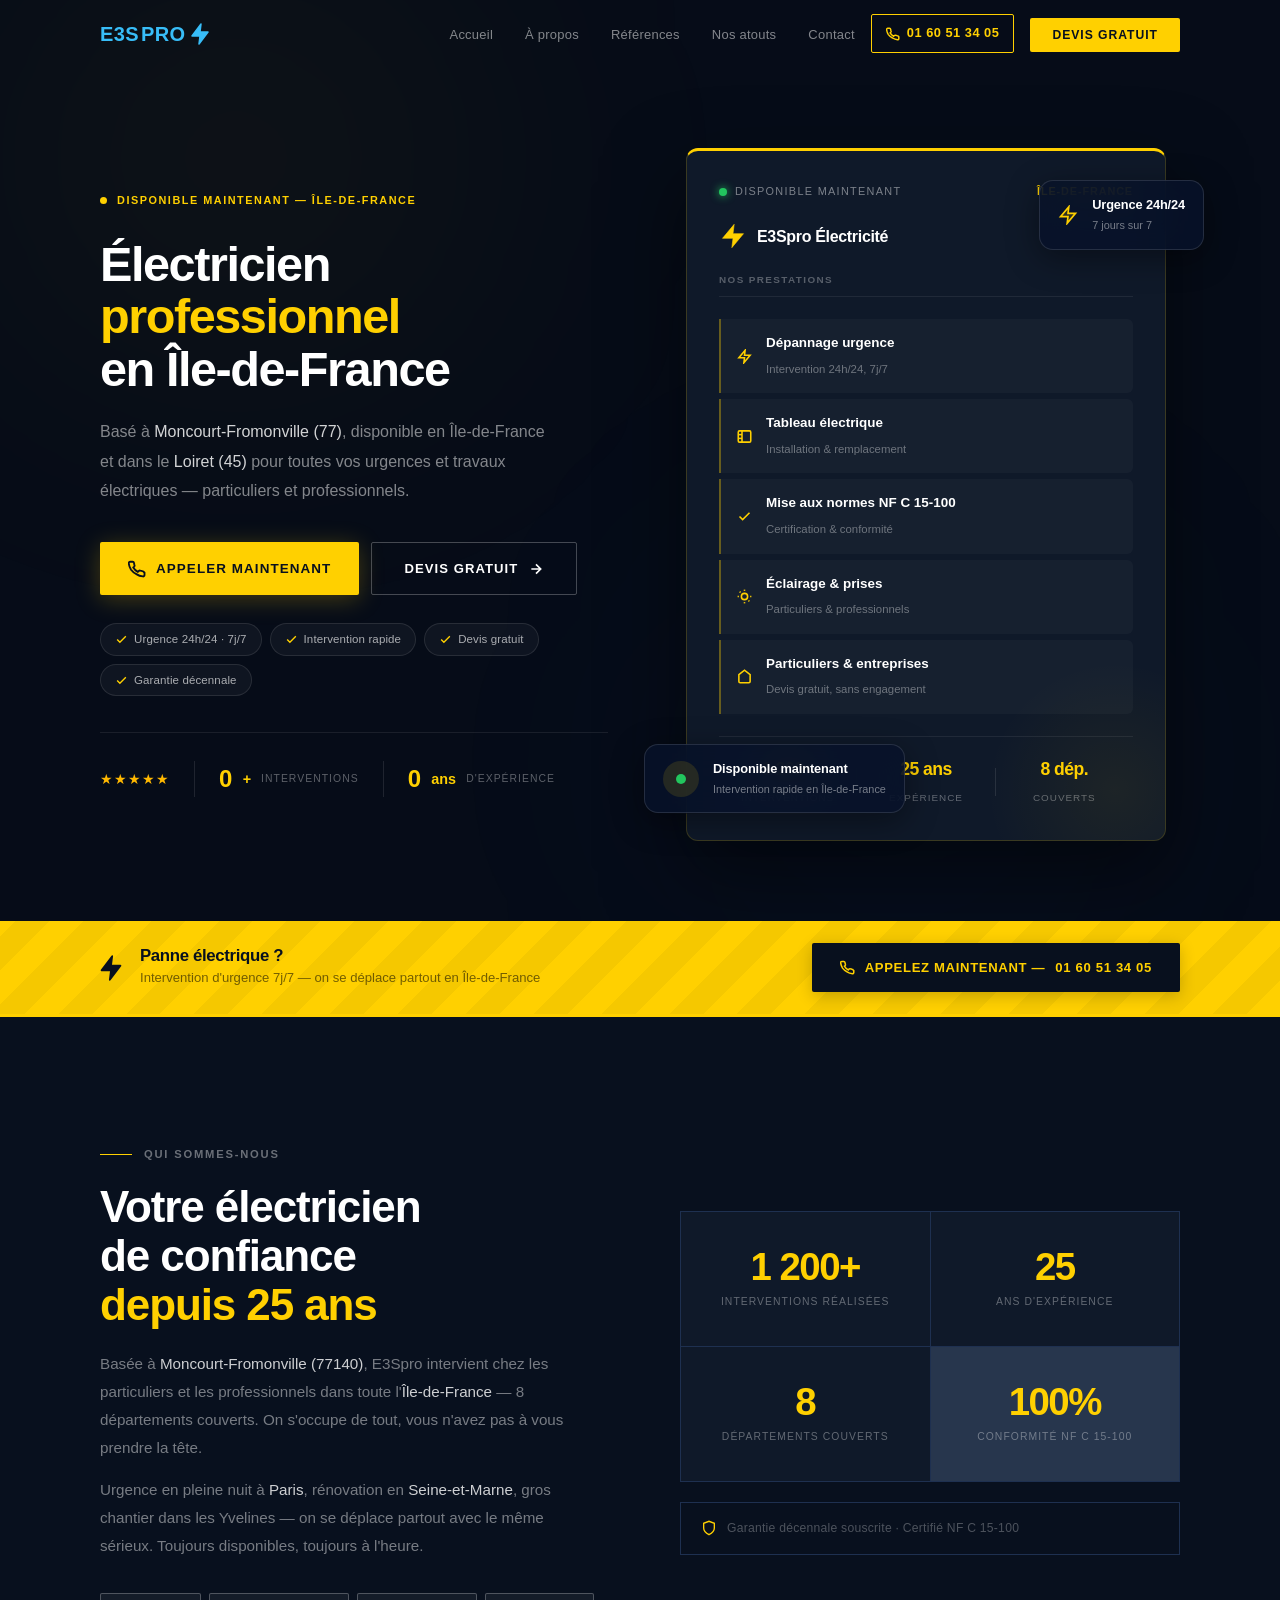
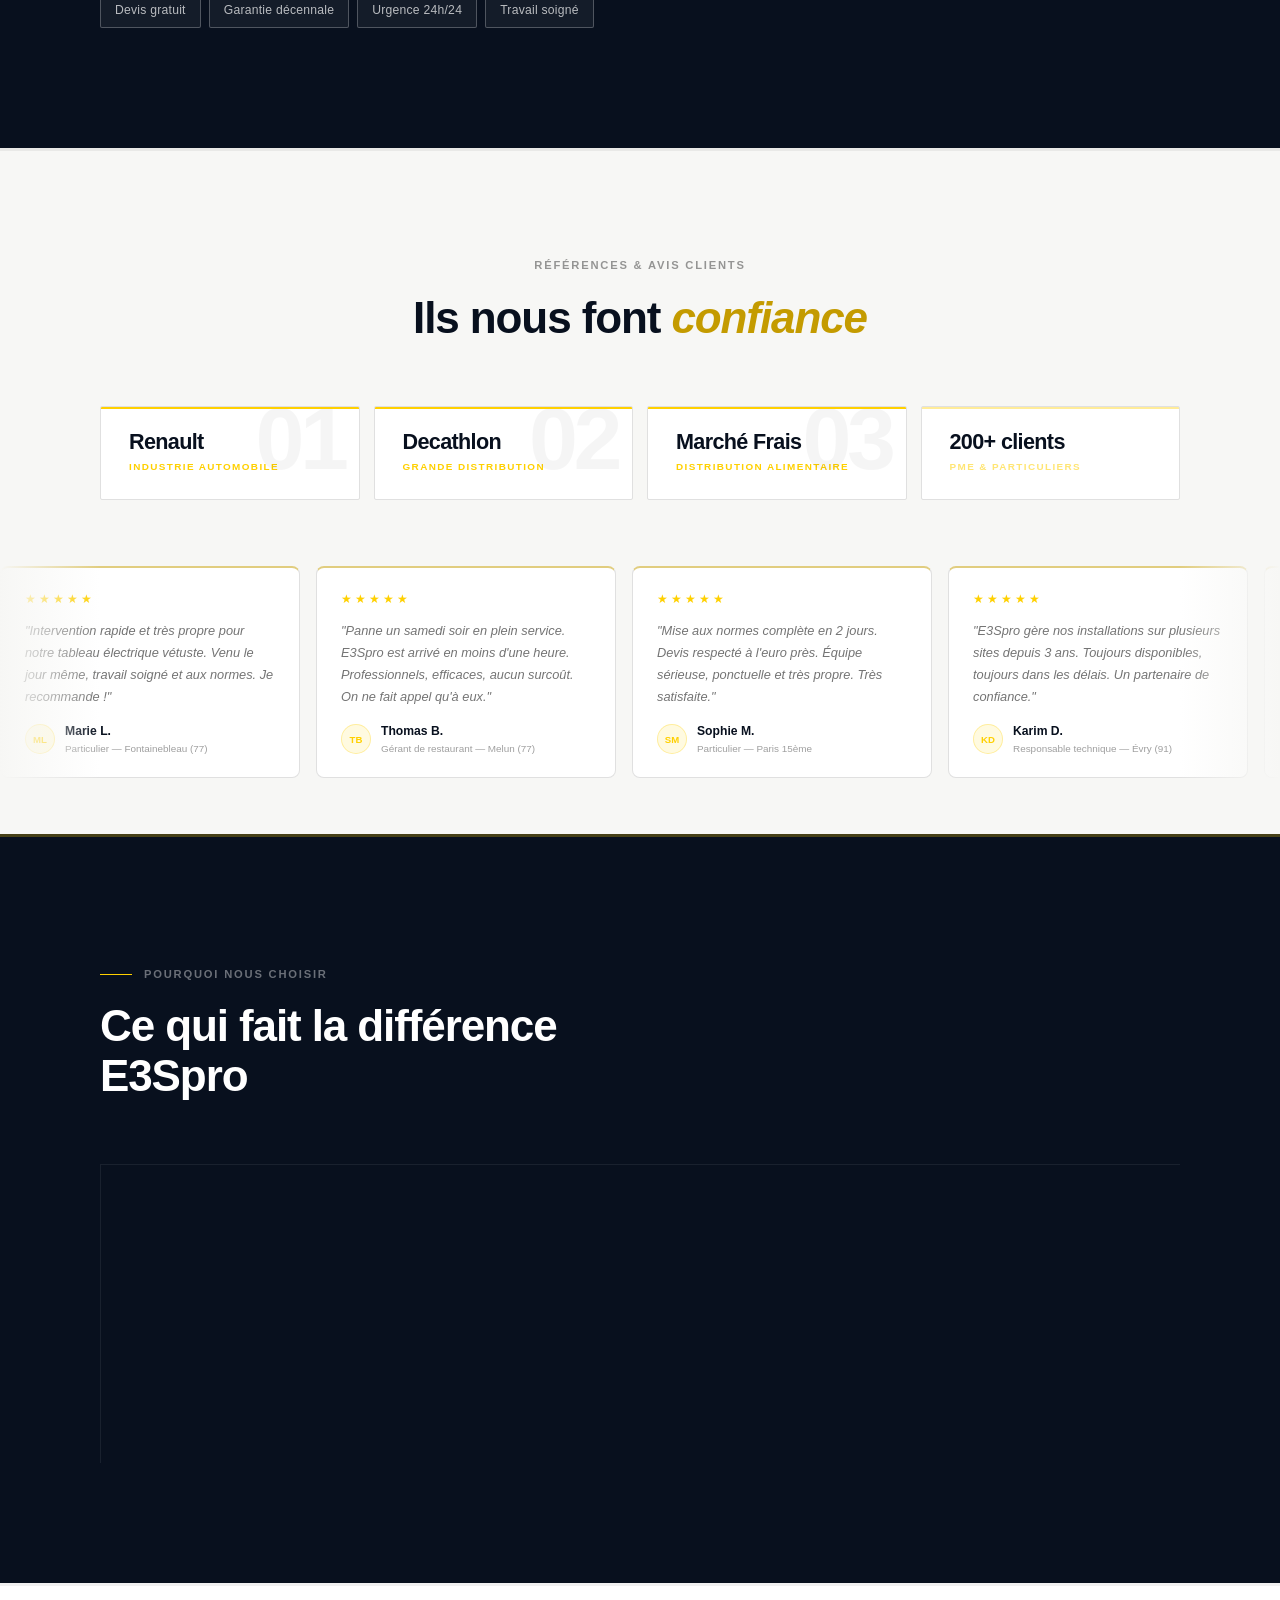
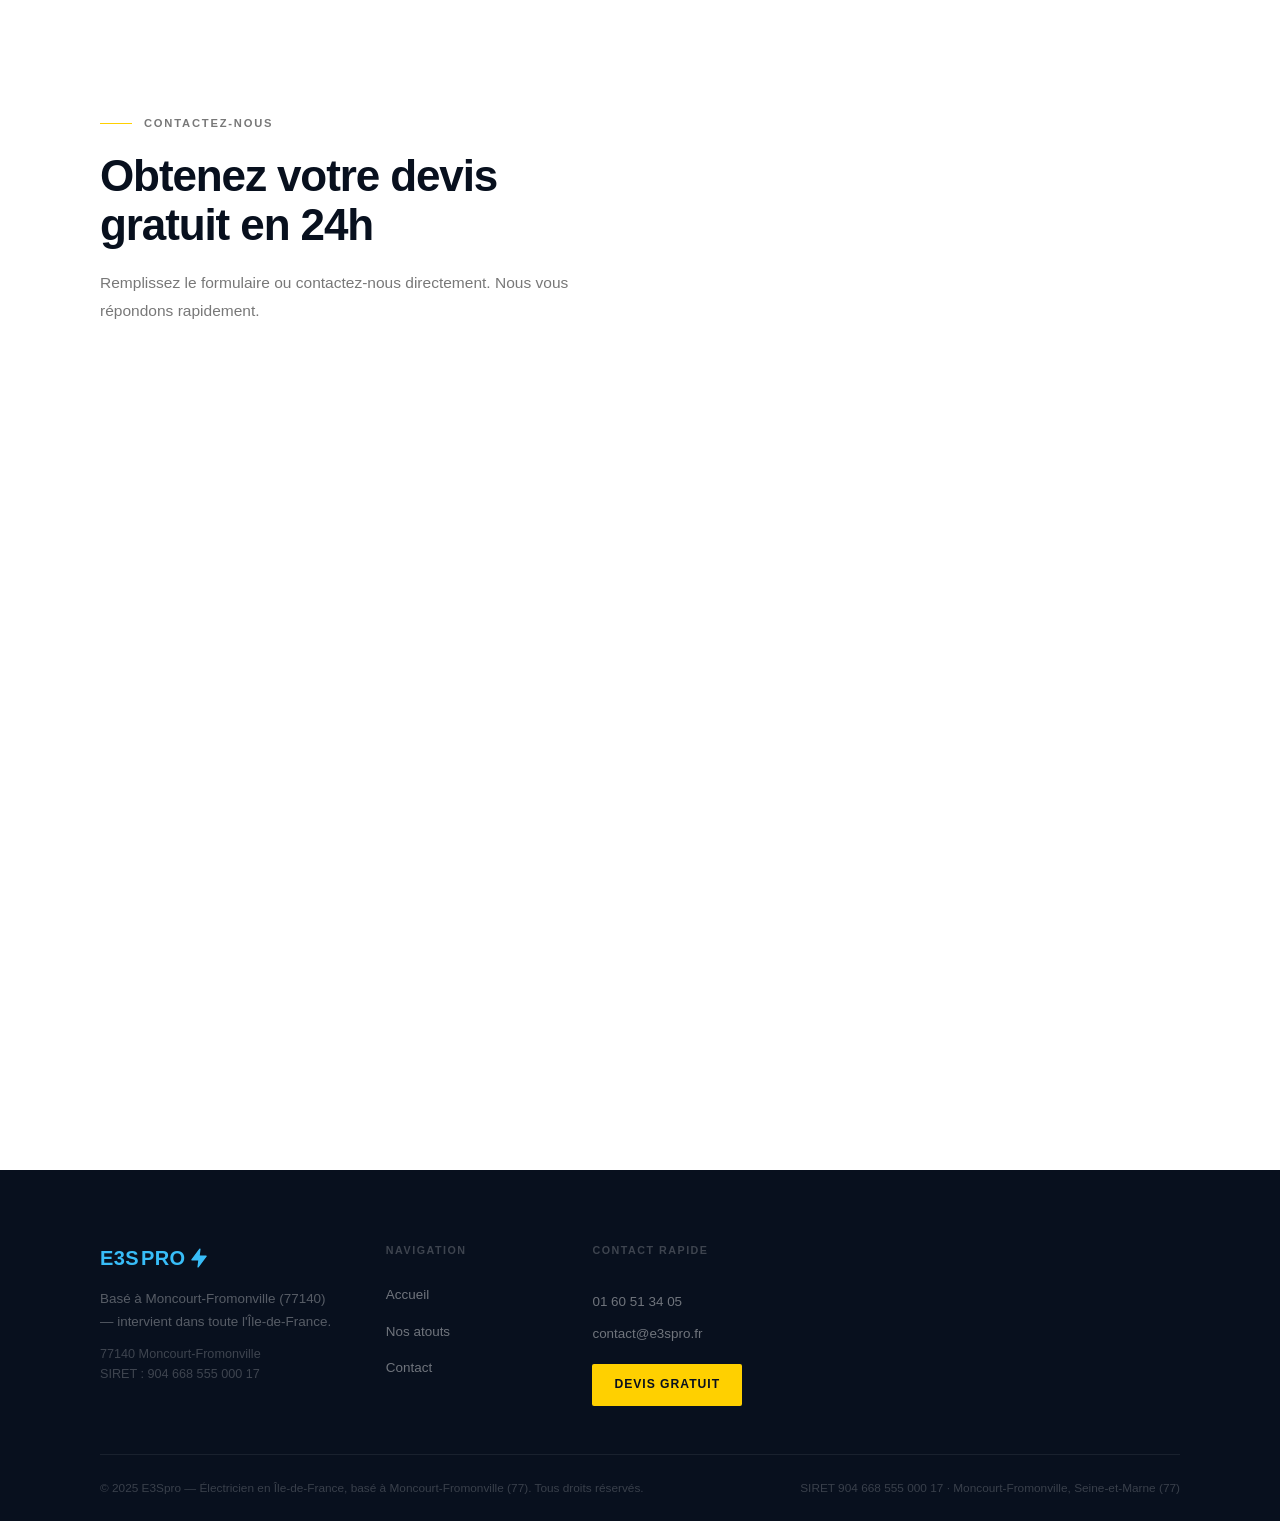
<file: index.html>
<!DOCTYPE html>
<html lang="fr">
<head>
  <meta charset="UTF-8" />
  <meta name="viewport" content="width=device-width, initial-scale=1.0" />

  <!-- ── SEO primaire ───────────────────────────────────────── -->
  <title>Électricien en Île-de-France — E3Spro | Basé à Moncourt-Fromonville (77)</title>
  <meta name="description" content="E3Spro, électricien professionnel en Île-de-France. Basé à Moncourt-Fromonville (77), on intervient dans les 8 départements : Paris, 77, 78, 91, 92, 93, 94, 95. Installation, dépannage 24h/24, devis gratuit." />
  <meta name="keywords" content="électricien Île-de-France, électricien Nemours, électricien 77, électricien Paris, électricien 91, électricien 92, électricien 93, électricien 94, dépannage électrique Île-de-France, installation électrique Seine-et-Marne" />
  <meta name="robots" content="index, follow" />
  <link rel="canonical" href="https://e3spro.fr/" />
  <meta name="referrer" content="strict-origin-when-cross-origin" />
  <meta http-equiv="X-Content-Type-Options" content="nosniff" />
  <meta http-equiv="Permissions-Policy" content="camera=(), microphone=(), geolocation=()" />
  <meta http-equiv="Content-Security-Policy" content="default-src 'self'; script-src 'self'; style-src 'self' https://fonts.googleapis.com; font-src https://fonts.gstatic.com; img-src 'self' data:; form-action https://formsubmit.co; base-uri 'self'; connect-src 'none';" />

  <!-- ── Open Graph ─────────────────────────────────────────── -->
  <meta property="og:type"        content="website" />
  <meta property="og:locale"      content="fr_FR" />
  <meta property="og:site_name"   content="E3Spro" />
  <meta property="og:title"       content="Électricien en Île-de-France — E3Spro | Moncourt-Fromonville (77)" />
  <meta property="og:description" content="Votre électricien de confiance basé à Moncourt-Fromonville (77), intervenant dans toute l'Île-de-France. Dépannage 24h/24, installation, mise aux normes. Devis gratuit." />
  <meta property="og:url"         content="https://e3spro.fr/" />

  <!-- ── Données structurées JSON-LD ───────────────────────── -->
  <script type="application/ld+json">
  {
    "@context": "https://schema.org",
    "@type": "ElectricalContractor",
    "name": "E3Spro",
    "description": "Électricien professionnel à Nemours (77140). Installation électrique, dépannage d'urgence 24h/24, mise aux normes NF C 15-100, remplacement de tableau électrique en Seine-et-Marne.",
    "url": "https://e3spro.fr",
    "telephone": "+33160513405",
    "email": "contact@e3spro.fr",
    "priceRange": "€€",
    "address": {
      "@type": "PostalAddress",
      "addressLocality": "Moncourt-Fromonville",
      "postalCode": "77140",
      "addressRegion": "Seine-et-Marne",
      "addressCountry": "FR"
    },
    "geo": {
      "@type": "GeoCoordinates",
      "latitude": 48.2667,
      "longitude": 2.6833
    },
    "openingHoursSpecification": [
      {
        "@type": "OpeningHoursSpecification",
        "dayOfWeek": ["Monday","Tuesday","Wednesday","Thursday","Friday"],
        "opens": "08:00",
        "closes": "19:00"
      },
      {
        "@type": "OpeningHoursSpecification",
        "dayOfWeek": ["Saturday"],
        "opens": "09:00",
        "closes": "17:00"
      }
    ],
    "areaServed": [
      {"@type": "City", "name": "Nemours"},
      {"@type": "City", "name": "Fontainebleau"},
      {"@type": "City", "name": "Avon"},
      {"@type": "City", "name": "Moret-sur-Loing"},
      {"@type": "City", "name": "Montereau-Fault-Yonne"},
      {"@type": "City", "name": "Château-Landon"},
      {"@type": "City", "name": "Souppes-sur-Loing"},
      {"@type": "City", "name": "Bagneaux-sur-Loing"},
      {"@type": "City", "name": "Grez-sur-Loing"},
      {"@type": "City", "name": "La Chapelle-la-Reine"},
      {"@type": "City", "name": "Dammarie-les-Lys"},
      {"@type": "City", "name": "Melun"},
      {"@type": "AdministrativeArea", "name": "Seine-et-Marne"},
      {"@type": "AdministrativeArea", "name": "Département 77"}
    ],
    "hasOfferCatalog": {
      "@type": "OfferCatalog",
      "name": "Services électricité",
      "itemListElement": [
        {"@type": "Offer", "itemOffered": {"@type": "Service", "name": "Installation électrique"}},
        {"@type": "Offer", "itemOffered": {"@type": "Service", "name": "Dépannage électrique d'urgence"}},
        {"@type": "Offer", "itemOffered": {"@type": "Service", "name": "Mise aux normes NF C 15-100"}},
        {"@type": "Offer", "itemOffered": {"@type": "Service", "name": "Remplacement tableau électrique"}},
        {"@type": "Offer", "itemOffered": {"@type": "Service", "name": "Installation domotique"}},
        {"@type": "Offer", "itemOffered": {"@type": "Service", "name": "Éclairage LED"}}
      ]
    }
  }
  </script>

  <link rel="preconnect" href="https://fonts.googleapis.com" />
  <link rel="preconnect" href="https://fonts.gstatic.com" crossorigin />
  <link href="https://fonts.googleapis.com/css2?family=Syne:wght@700;800&family=Inter:wght@400;500;600&display=swap" rel="stylesheet" />
  <link rel="stylesheet" href="css/style.css" />
</head>
<body>

  <!-- ═══════════════════════════ NAVIGATION ═══════════════════════════ -->
  <header class="nav-header" id="nav-header">
    <nav class="nav-container">
      <a href="#accueil" class="nav-logo">
        <span class="logo-e3s">E3S</span><span class="logo-pro">pro</span>
        <span class="logo-bolt">
          <svg width="18" height="22" viewBox="0 0 18 22" fill="none"><path d="M10 1L1 13H9L8 21L17 9H9L10 1Z" fill="currentColor" stroke="currentColor" stroke-width="1.5" stroke-linejoin="round"/></svg>
        </span>
      </a>

      <ul class="nav-links" id="nav-links">
        <li><a href="#accueil" class="nav-link">Accueil</a></li>
        <li><a href="#presentation" class="nav-link">À propos</a></li>
        <li><a href="#confiance" class="nav-link">Références</a></li>
        <li><a href="#atouts" class="nav-link">Nos atouts</a></li>
        <li><a href="#contact" class="nav-link">Contact</a></li>
        <li>
          <a href="tel:+33160513405" class="nav-phone">
            <svg width="14" height="14" viewBox="0 0 24 24" fill="none" stroke="currentColor" stroke-width="2.5"><path d="M22 16.92v3a2 2 0 0 1-2.18 2 19.79 19.79 0 0 1-8.63-3.07A19.5 19.5 0 0 1 4.07 13a19.79 19.79 0 0 1-3.07-8.67A2 2 0 0 1 3 2.26h3a2 2 0 0 1 2 1.72c.128.96.341 1.906.63 2.81a2 2 0 0 1-.45 2.11L7.09 9.91a16 16 0 0 0 6 6l1.27-1.27a2 2 0 0 1 2.11-.45c.904.29 1.85.502 2.81.63A2 2 0 0 1 21 16z"/></svg>
            01 60 51 34 05
          </a>
        </li>
        <li><a href="#contact" class="nav-cta-btn">Devis gratuit</a></li>
      </ul>

      <button class="nav-burger" id="nav-burger" aria-label="Menu">
        <span></span><span></span><span></span>
      </button>
    </nav>
  </header>

  <!-- ═══════════════════════════ HERO ═══════════════════════════ -->
  <section id="accueil" class="hero">
    <div class="hero-bg">
      <div class="hero-glow hero-glow--1"></div>
      <div class="hero-glow hero-glow--2"></div>
    </div>

    <div class="hero-inner">

      <!-- ── Colonne gauche ── -->
      <div class="hero-left">

        <div class="hero-badge">
          <span class="hero-badge__dot"></span>
          Disponible maintenant — Île-de-France
        </div>

        <h1 class="hero-title">
          Électricien<br />
          <span class="accent">professionnel</span><br />
          en Île-de-France
        </h1>

        <p class="hero-subtitle">
          Basé à <strong>Moncourt-Fromonville (77)</strong>, disponible en Île-de-France et dans le <strong>Loiret (45)</strong> pour toutes vos urgences et travaux électriques — particuliers et professionnels.
        </p>

        <div class="hero-actions">
          <a href="tel:+33160513405" class="btn btn--primary btn--call-hero">
            <svg width="18" height="18" viewBox="0 0 24 24" fill="none" stroke="currentColor" stroke-width="2.5"><path d="M22 16.92v3a2 2 0 0 1-2.18 2 19.79 19.79 0 0 1-8.63-3.07A19.5 19.5 0 0 1 4.07 13a19.79 19.79 0 0 1-3.07-8.67A2 2 0 0 1 3 2.26h3a2 2 0 0 1 2 1.72c.128.96.341 1.906.63 2.81a2 2 0 0 1-.45 2.11L7.09 9.91a16 16 0 0 0 6 6l1.27-1.27a2 2 0 0 1 2.11-.45c.904.29 1.85.502 2.81.63A2 2 0 0 1 21 16z"/></svg>
            Appeler maintenant
          </a>
          <a href="#contact" class="btn btn--outline">
            Devis gratuit
            <svg width="16" height="16" viewBox="0 0 24 24" fill="none" stroke="currentColor" stroke-width="2.5"><path d="M5 12h14M12 5l7 7-7 7"/></svg>
          </a>
        </div>

        <div class="hero-avail">
          <span class="avail-pill">
            <svg width="13" height="13" viewBox="0 0 24 24" fill="none" stroke="currentColor" stroke-width="2.5"><polyline points="20 6 9 17 4 12"/></svg>
            Urgence 24h/24 · 7j/7
          </span>
          <span class="avail-pill">
            <svg width="13" height="13" viewBox="0 0 24 24" fill="none" stroke="currentColor" stroke-width="2.5"><polyline points="20 6 9 17 4 12"/></svg>
            Intervention rapide
          </span>
          <span class="avail-pill">
            <svg width="13" height="13" viewBox="0 0 24 24" fill="none" stroke="currentColor" stroke-width="2.5"><polyline points="20 6 9 17 4 12"/></svg>
            Devis gratuit
          </span>
          <span class="avail-pill">
            <svg width="13" height="13" viewBox="0 0 24 24" fill="none" stroke="currentColor" stroke-width="2.5"><polyline points="20 6 9 17 4 12"/></svg>
            Garantie décennale
          </span>
        </div>

        <div class="hero-trust">
          <div class="trust-item">
            <div class="trust-stars">★★★★★</div>
          </div>
          <div class="trust-sep"></div>
          <div class="trust-item">
            <span class="trust-num" data-target="1200">0</span><span class="trust-unit">+</span>
            <span class="trust-label">Interventions</span>
          </div>
          <div class="trust-sep"></div>
          <div class="trust-item">
            <span class="trust-num" data-target="25">0</span><span class="trust-unit"> ans</span>
            <span class="trust-label">D'expérience</span>
          </div>
        </div>

      </div>

      <!-- ── Colonne droite ── -->
      <div class="hero-right">
        <div class="hero-visual">
          <div class="hero-visual__header">
            <span class="hero-visual__avail">
              <span class="hero-visual__dot"></span>
              Disponible maintenant
            </span>
            <span class="hero-visual__zone">Île-de-France</span>
          </div>

          <div class="hero-visual__brand">
            <svg width="28" height="28" viewBox="0 0 24 24" fill="none"><path d="M13 2L3 14h9l-1 8 10-12h-9l1-8z" fill="#FFD000" stroke="#FFD000" stroke-linejoin="round" stroke-width=".5"/></svg>
            <span>E3Spro Électricité</span>
          </div>

          <div class="hero-visual__section-label">Nos prestations</div>

          <ul class="hero-visual__list">
            <li class="hero-visual__item">
              <svg width="15" height="15" viewBox="0 0 24 24" fill="none" stroke="#FFD000" stroke-width="2.5"><path d="M13 2L3 14h9l-1 8 10-12h-9l1-8z"/></svg>
              <div><strong>Dépannage urgence</strong><span>Intervention 24h/24, 7j/7</span></div>
            </li>
            <li class="hero-visual__item">
              <svg width="15" height="15" viewBox="0 0 24 24" fill="none" stroke="#FFD000" stroke-width="2.5"><rect x="2" y="3" width="20" height="18" rx="2"/><line x1="8" y1="3" x2="8" y2="21"/><line x1="2" y1="9" x2="8" y2="9"/><line x1="2" y1="15" x2="8" y2="15"/></svg>
              <div><strong>Tableau électrique</strong><span>Installation &amp; remplacement</span></div>
            </li>
            <li class="hero-visual__item">
              <svg width="15" height="15" viewBox="0 0 24 24" fill="none" stroke="#FFD000" stroke-width="2.5"><polyline points="20 6 9 17 4 12"/></svg>
              <div><strong>Mise aux normes NF C 15-100</strong><span>Certification &amp; conformité</span></div>
            </li>
            <li class="hero-visual__item">
              <svg width="15" height="15" viewBox="0 0 24 24" fill="none" stroke="#FFD000" stroke-width="2.5"><circle cx="12" cy="12" r="5"/><line x1="12" y1="1" x2="12" y2="3"/><line x1="12" y1="21" x2="12" y2="23"/><line x1="4.22" y1="4.22" x2="5.64" y2="5.64"/><line x1="18.36" y1="18.36" x2="19.78" y2="19.78"/><line x1="1" y1="12" x2="3" y2="12"/><line x1="21" y1="12" x2="23" y2="12"/></svg>
              <div><strong>Éclairage &amp; prises</strong><span>Particuliers &amp; professionnels</span></div>
            </li>
            <li class="hero-visual__item">
              <svg width="15" height="15" viewBox="0 0 24 24" fill="none" stroke="#FFD000" stroke-width="2.5"><path d="M3 9l9-7 9 7v11a2 2 0 0 1-2 2H5a2 2 0 0 1-2-2z"/></svg>
              <div><strong>Particuliers &amp; entreprises</strong><span>Devis gratuit, sans engagement</span></div>
            </li>
          </ul>

          <div class="hero-visual__footer">
            <div class="hero-visual__stat"><strong>1 200+</strong><span>Interventions</span></div>
            <div class="hero-visual__divider"></div>
            <div class="hero-visual__stat"><strong>25 ans</strong><span>Expérience</span></div>
            <div class="hero-visual__divider"></div>
            <div class="hero-visual__stat"><strong>8 dép.</strong><span>Couverts</span></div>
          </div>
        </div>

        <!-- Carte flottante — disponibilité -->
        <div class="hero-float hero-float--bl">
          <div class="float-dot-wrap">
            <span class="float-dot"></span>
          </div>
          <div class="float-text">
            <strong>Disponible maintenant</strong>
            <span>Intervention rapide en Île-de-France</span>
          </div>
        </div>

        <!-- Carte flottante — urgence -->
        <div class="hero-float hero-float--tr">
          <svg width="20" height="20" viewBox="0 0 24 24" fill="none" stroke="currentColor" stroke-width="2"><path d="M13 2L3 14h9l-1 8 10-12h-9l1-8z" fill="rgba(255,208,0,.15)" stroke="#FFD000"/></svg>
          <div class="float-text">
            <strong>Urgence 24h/24</strong>
            <span>7 jours sur 7</span>
          </div>
        </div>
      </div>

    </div>
  </section>

  <!-- ════════════════════ BANDEAU URGENCE ════════════════════ -->
  <div class="urgence-banner">
    <div class="urgence-banner__inner">
      <div class="urgence-banner__left">
        <span class="urgence-banner__bolt">
          <svg width="22" height="26" viewBox="0 0 18 22" fill="none"><path d="M10 1L1 13H9L8 21L17 9H9L10 1Z" fill="currentColor" stroke="currentColor" stroke-width="1.5" stroke-linejoin="round"/></svg>
        </span>
        <div class="urgence-banner__text">
          <strong>Panne électrique ?</strong>
          <span>Intervention d'urgence 7j/7 — on se déplace partout en Île-de-France</span>
        </div>
      </div>
      <a href="tel:+33160513405" class="urgence-banner__btn">
        <svg width="15" height="15" viewBox="0 0 24 24" fill="none" stroke="currentColor" stroke-width="2.5"><path d="M22 16.92v3a2 2 0 0 1-2.18 2 19.79 19.79 0 0 1-8.63-3.07A19.5 19.5 0 0 1 4.07 13a19.79 19.79 0 0 1-3.07-8.67A2 2 0 0 1 3 2.26h3a2 2 0 0 1 2 1.72c.128.96.341 1.906.63 2.81a2 2 0 0 1-.45 2.11L7.09 9.91a16 16 0 0 0 6 6l1.27-1.27a2 2 0 0 1 2.11-.45c.904.29 1.85.502 2.81.63A2 2 0 0 1 21 16z"/></svg>
        <span class="btn-long-label">Appelez maintenant — </span>01 60 51 34 05
      </a>
    </div>
  </div>

  <!-- ═══════════════════════════ PRÉSENTATION ═══════════════════════════ -->
  <section id="presentation" class="about">
    <div class="container">
      <div class="about-inner">

        <div class="about-content">
          <p class="section-label section-label--dark">Qui sommes-nous</p>
          <h2 class="section-title section-title--light">Votre électricien<br />de confiance<br /><span class="accent">depuis 25 ans</span></h2>
          <p class="about-text about-text--dark">
            Basée à <strong>Moncourt-Fromonville (77140)</strong>, E3Spro intervient chez les particuliers et les professionnels dans toute l'<strong>Île-de-France</strong> — 8 départements couverts. On s'occupe de tout, vous n'avez pas à vous prendre la tête.
          </p>
          <p class="about-text about-text--dark">
            Urgence en pleine nuit à <strong>Paris</strong>, rénovation en <strong>Seine-et-Marne</strong>, gros chantier dans les Yvelines — on se déplace partout avec le même sérieux. Toujours disponibles, toujours à l'heure.
          </p>
          <div class="about-tags">
            <span class="tag tag--dark">Devis gratuit</span>
            <span class="tag tag--dark">Garantie décennale</span>
            <span class="tag tag--dark">Urgence 24h/24</span>
            <span class="tag tag--dark">Travail soigné</span>
          </div>
        </div>

        <div class="about-stats-wrap">
          <div class="about-stats-grid">
            <div class="about-stat-item">
              <span class="about-stat-num">1 200+</span>
              <span class="about-stat-label">Interventions réalisées</span>
            </div>
            <div class="about-stat-item">
              <span class="about-stat-num">25</span>
              <span class="about-stat-label">Ans d'expérience</span>
            </div>
            <div class="about-stat-item">
              <span class="about-stat-num">8</span>
              <span class="about-stat-label">Départements couverts</span>
            </div>
            <div class="about-stat-item about-stat-item--accent">
              <span class="about-stat-num">100%</span>
              <span class="about-stat-label">Conformité NF C 15-100</span>
            </div>
          </div>
          <div class="about-certif">
            <svg width="16" height="16" viewBox="0 0 24 24" fill="none" stroke="currentColor" stroke-width="2"><path d="M12 22s8-4 8-10V5l-8-3-8 3v7c0 6 8 10 8 10z"/></svg>
            Garantie décennale souscrite · Certifié NF C 15-100
          </div>
        </div>

      </div>
    </div>
  </section>

  <!-- ══════════════════ CONFIANCE ══════════════════ -->
  <section id="confiance" class="confiance">
    <div class="container">
      <div class="section-header section-header--center">
        <p class="section-label">Références &amp; avis clients</p>
        <h2 class="section-title">Ils nous font <em>confiance</em></h2>
      </div>

      <div class="confiance-refs">
        <div class="confiance-ref" data-num="01">
          <div class="confiance-ref__logo">Renault</div>
          <div class="confiance-ref__sector">Industrie automobile</div>
        </div>
        <div class="confiance-ref" data-num="02">
          <div class="confiance-ref__logo">Decathlon</div>
          <div class="confiance-ref__sector">Grande distribution</div>
        </div>
        <div class="confiance-ref" data-num="03">
          <div class="confiance-ref__logo">Marché Frais</div>
          <div class="confiance-ref__sector">Distribution alimentaire</div>
        </div>
        <div class="confiance-ref confiance-ref--more">
          <div class="confiance-ref__logo">200+ clients</div>
          <div class="confiance-ref__sector">PME &amp; particuliers</div>
        </div>
      </div>
    </div>

    <!-- Carousel auto-défilement -->
    <div class="confiance-carousel">
      <div class="confiance-track">
        <!-- Lot 1 -->
        <div class="conf-card">
          <div class="conf-stars">★★★★★</div>
          <p class="conf-text">"Intervention rapide et très propre pour notre tableau électrique vétuste. Venu le jour même, travail soigné et aux normes. Je recommande !"</p>
          <div class="conf-author"><div class="conf-avatar">ML</div><div><div class="conf-name">Marie L.</div><div class="conf-role">Particulier — Fontainebleau (77)</div></div></div>
        </div>
        <div class="conf-card">
          <div class="conf-stars">★★★★★</div>
          <p class="conf-text">"Panne un samedi soir en plein service. E3Spro est arrivé en moins d'une heure. Professionnels, efficaces, aucun surcoût. On ne fait appel qu'à eux."</p>
          <div class="conf-author"><div class="conf-avatar">TB</div><div><div class="conf-name">Thomas B.</div><div class="conf-role">Gérant de restaurant — Melun (77)</div></div></div>
        </div>
        <div class="conf-card">
          <div class="conf-stars">★★★★★</div>
          <p class="conf-text">"Mise aux normes complète en 2 jours. Devis respecté à l'euro près. Équipe sérieuse, ponctuelle et très propre. Très satisfaite."</p>
          <div class="conf-author"><div class="conf-avatar">SM</div><div><div class="conf-name">Sophie M.</div><div class="conf-role">Particulier — Paris 15ème</div></div></div>
        </div>
        <div class="conf-card">
          <div class="conf-stars">★★★★★</div>
          <p class="conf-text">"E3Spro gère nos installations sur plusieurs sites depuis 3 ans. Toujours disponibles, toujours dans les délais. Un partenaire de confiance."</p>
          <div class="conf-author"><div class="conf-avatar">KD</div><div><div class="conf-name">Karim D.</div><div class="conf-role">Responsable technique — Évry (91)</div></div></div>
        </div>
        <div class="conf-card">
          <div class="conf-stars">★★★★★</div>
          <p class="conf-text">"Passage en LED sur toute la maison. Résultat superbe et facture divisée par 3. Les conseils du technicien étaient vraiment précieux."</p>
          <div class="conf-author"><div class="conf-avatar">NR</div><div><div class="conf-name">Nathalie R.</div><div class="conf-role">Particulier — Corbeil-Essonnes (91)</div></div></div>
        </div>
        <div class="conf-card">
          <div class="conf-stars">★★★★★</div>
          <p class="conf-text">"Chantier électrique sur un entrepôt de 4 000 m². E3Spro a géré le projet de A à Z, dans les délais, dans le budget. Je recommande sans hésiter."</p>
          <div class="conf-author"><div class="conf-avatar">JC</div><div><div class="conf-name">Julien C.</div><div class="conf-role">Chef de projet — Seine-Saint-Denis (93)</div></div></div>
        </div>
        <!-- Lot 2 (duplicate pour boucle sans couture) -->
        <div class="conf-card">
          <div class="conf-stars">★★★★★</div>
          <p class="conf-text">"Intervention rapide et très propre pour notre tableau électrique vétuste. Venu le jour même, travail soigné et aux normes. Je recommande !"</p>
          <div class="conf-author"><div class="conf-avatar">ML</div><div><div class="conf-name">Marie L.</div><div class="conf-role">Particulier — Fontainebleau (77)</div></div></div>
        </div>
        <div class="conf-card">
          <div class="conf-stars">★★★★★</div>
          <p class="conf-text">"Panne un samedi soir en plein service. E3Spro est arrivé en moins d'une heure. Professionnels, efficaces, aucun surcoût. On ne fait appel qu'à eux."</p>
          <div class="conf-author"><div class="conf-avatar">TB</div><div><div class="conf-name">Thomas B.</div><div class="conf-role">Gérant de restaurant — Melun (77)</div></div></div>
        </div>
        <div class="conf-card">
          <div class="conf-stars">★★★★★</div>
          <p class="conf-text">"Mise aux normes complète en 2 jours. Devis respecté à l'euro près. Équipe sérieuse, ponctuelle et très propre. Très satisfaite."</p>
          <div class="conf-author"><div class="conf-avatar">SM</div><div><div class="conf-name">Sophie M.</div><div class="conf-role">Particulier — Paris 15ème</div></div></div>
        </div>
        <div class="conf-card">
          <div class="conf-stars">★★★★★</div>
          <p class="conf-text">"E3Spro gère nos installations sur plusieurs sites depuis 3 ans. Toujours disponibles, toujours dans les délais. Un partenaire de confiance."</p>
          <div class="conf-author"><div class="conf-avatar">KD</div><div><div class="conf-name">Karim D.</div><div class="conf-role">Responsable technique — Évry (91)</div></div></div>
        </div>
        <div class="conf-card">
          <div class="conf-stars">★★★★★</div>
          <p class="conf-text">"Passage en LED sur toute la maison. Résultat superbe et facture divisée par 3. Les conseils du technicien étaient vraiment précieux."</p>
          <div class="conf-author"><div class="conf-avatar">NR</div><div><div class="conf-name">Nathalie R.</div><div class="conf-role">Particulier — Corbeil-Essonnes (91)</div></div></div>
        </div>
        <div class="conf-card">
          <div class="conf-stars">★★★★★</div>
          <p class="conf-text">"Chantier électrique sur un entrepôt de 4 000 m². E3Spro a géré le projet de A à Z, dans les délais, dans le budget. Je recommande sans hésiter."</p>
          <div class="conf-author"><div class="conf-avatar">JC</div><div><div class="conf-name">Julien C.</div><div class="conf-role">Chef de projet — Seine-Saint-Denis (93)</div></div></div>
        </div>
      </div>
    </div>
  </section>

  <!-- ═══════════════════════════ ATOUTS ═══════════════════════════ -->
  <section id="atouts" class="atouts">
    <div class="container">
      <div class="section-header">
        <p class="section-label">Pourquoi nous choisir</p>
        <h2 class="section-title">Ce qui fait la différence<br />E3Spro</h2>
      </div>

      <div class="atouts-grid">
        <div class="atout-item">
          <div class="atout-icon">
            <svg viewBox="0 0 24 24" fill="none" stroke="currentColor" stroke-width="2"><circle cx="12" cy="12" r="10"/><polyline points="12 6 12 12 16 14"/></svg>
          </div>
          <h3>Intervention rapide</h3>
          <p>Nous nous engageons à intervenir dans les 2h pour toute urgence électrique, 7 jours sur 7.</p>
        </div>
        <div class="atout-item">
          <div class="atout-icon">
            <svg viewBox="0 0 24 24" fill="none" stroke="currentColor" stroke-width="2"><path d="M12 22s8-4 8-10V5l-8-3-8 3v7c0 6 8 10 8 10z"/></svg>
          </div>
          <h3>Garantie & assurance</h3>
          <p>Tous nos travaux sont couverts par notre garantie décennale et notre assurance responsabilité civile professionnelle.</p>
        </div>
        <div class="atout-item">
          <div class="atout-icon">
            <svg viewBox="0 0 24 24" fill="none" stroke="currentColor" stroke-width="2"><line x1="12" y1="1" x2="12" y2="23"/><path d="M17 5H9.5a3.5 3.5 0 0 0 0 7h5a3.5 3.5 0 0 1 0 7H6"/></svg>
          </div>
          <h3>Devis transparent</h3>
          <p>Un devis clair et détaillé, sans surprise. Nous respectons scrupuleusement les prix annoncés, sans frais cachés.</p>
        </div>
        <div class="atout-item">
          <div class="atout-icon">
            <svg viewBox="0 0 24 24" fill="none" stroke="currentColor" stroke-width="2"><path d="M22 16.92v3a2 2 0 0 1-2.18 2 19.79 19.79 0 0 1-8.63-3.07A19.5 19.5 0 0 1 4.07 13a19.79 19.79 0 0 1-3.07-8.67A2 2 0 0 1 3 2.26h3a2 2 0 0 1 2 1.72 12.84 12.84 0 0 0 .7 2.81 2 2 0 0 1-.45 2.11L7.09 9.91a16 16 0 0 0 6 6l1.27-1.27a2 2 0 0 1 2.11-.45 12.84 12.84 0 0 0 2.81.7A2 2 0 0 1 21 16z"/></svg>
          </div>
          <h3>Écoute & conseil</h3>
          <p>Notre équipe prend le temps d'analyser votre situation et de vous conseiller la solution la plus adaptée à vos besoins.</p>
        </div>
      </div>
    </div>
  </section>

  <!-- ═══════════════════════════ CONTACT ═══════════════════════════ -->
  <section id="contact" class="contact">
    <div class="container">
      <div class="section-header">
        <p class="section-label">Contactez-nous</p>
        <h2 class="section-title">Obtenez votre devis<br />gratuit en 24h</h2>
        <p class="section-desc">Remplissez le formulaire ou contactez-nous directement. Nous vous répondons rapidement.</p>
      </div>

      <div class="contact-grid">
        <div class="contact-info">
          <div class="contact-info-item">
            <div class="contact-info-icon">
              <svg viewBox="0 0 24 24" fill="none" stroke="currentColor" stroke-width="2"><path d="M22 16.92v3a2 2 0 0 1-2.18 2 19.79 19.79 0 0 1-8.63-3.07A19.5 19.5 0 0 1 4.07 13a19.79 19.79 0 0 1-3.07-8.67A2 2 0 0 1 3 2.26h3a2 2 0 0 1 2 1.72 12.84 12.84 0 0 0 .7 2.81 2 2 0 0 1-.45 2.11L7.09 9.91a16 16 0 0 0 6 6l1.27-1.27a2 2 0 0 1 2.11-.45 12.84 12.84 0 0 0 2.81.7A2 2 0 0 1 21 16z"/></svg>
            </div>
            <div>
              <span class="contact-info-label">Téléphone</span>
              <a href="tel:+33160513405" class="contact-info-value">01 60 51 34 05</a>
            </div>
          </div>
          <div class="contact-info-item">
            <div class="contact-info-icon">
              <svg viewBox="0 0 24 24" fill="none" stroke="currentColor" stroke-width="2"><path d="M4 4h16c1.1 0 2 .9 2 2v12c0 1.1-.9 2-2 2H4c-1.1 0-2-.9-2-2V6c0-1.1.9-2 2-2z"/><polyline points="22,6 12,13 2,6"/></svg>
            </div>
            <div>
              <span class="contact-info-label">Email</span>
              <a href="mailto:contact@e3spro.fr" class="contact-info-value">contact@e3spro.fr</a>
            </div>
          </div>
          <div class="contact-info-item">
            <div class="contact-info-icon">
              <svg viewBox="0 0 24 24" fill="none" stroke="currentColor" stroke-width="2"><path d="M21 10c0 7-9 13-9 13s-9-6-9-13a9 9 0 0 1 18 0z"/><circle cx="12" cy="10" r="3"/></svg>
            </div>
            <div>
              <span class="contact-info-label">Adresse</span>
              <span class="contact-info-value">77140 Moncourt-Fromonville</span>
            </div>
          </div>
          <div class="contact-info-item">
            <div class="contact-info-icon">
              <svg viewBox="0 0 24 24" fill="none" stroke="currentColor" stroke-width="2"><circle cx="12" cy="12" r="10"/><polyline points="12 6 12 12 16 14"/></svg>
            </div>
            <div>
              <span class="contact-info-label">Horaires</span>
              <span class="contact-info-value">Lun–Ven 8h–19h · Urgences 24h/24</span>
            </div>
          </div>

          <div class="contact-emergency">
            <svg width="20" height="20" viewBox="0 0 24 24" fill="none" stroke="currentColor" stroke-width="2"><path d="M13 2L3 14h9l-1 8 10-12h-9l1-8z"/></svg>
            <div>
              <strong>Urgence électrique ?</strong>
              <span>Appelez directement le <a href="tel:+33160513405">01 60 51 34 05</a></span>
            </div>
          </div>
        </div>

        <form class="contact-form" id="contact-form" action="https://formsubmit.co/koro77140@gmail.com" method="POST" novalidate>
          <input type="hidden" name="_subject" value="Nouveau contact E3Spro" />
          <input type="hidden" name="_captcha" value="false" />
          <input type="hidden" name="_template" value="table" />
          <input type="hidden" name="_next" id="form-next" value="" />
          <input type="text" name="_honey" class="form-honeypot" tabindex="-1" autocomplete="off" />
          <div class="form-row">
            <div class="form-group">
              <label for="nom">Nom complet <span class="required">*</span></label>
              <input type="text" id="nom" name="nom" placeholder="Jean Dupont" required maxlength="100" />
              <span class="form-error" id="nom-error"></span>
            </div>
            <div class="form-group">
              <label for="telephone">Téléphone <span class="required">*</span></label>
              <input type="tel" id="telephone" name="telephone" placeholder="01 60 51 34 05" required maxlength="20" />
              <span class="form-error" id="telephone-error"></span>
            </div>
          </div>
          <div class="form-group">
            <label for="email">Adresse email <span class="required">*</span></label>
            <input type="email" id="email" name="email" placeholder="jean.dupont@email.com" required maxlength="150" />
            <span class="form-error" id="email-error"></span>
          </div>
          <div class="form-group">
            <label for="service">Type de prestation</label>
            <select id="service" name="service">
              <option value="">Sélectionnez un service</option>
              <option value="installation">Installation électrique</option>
              <option value="depannage">Dépannage d'urgence</option>
              <option value="normes">Mise aux normes</option>
              <option value="tableau">Tableau électrique</option>
              <option value="domotique">Domotique / Smart Home</option>
              <option value="eclairage">Éclairage LED</option>
              <option value="autre">Autre</option>
            </select>
          </div>
          <div class="form-group">
            <label for="message">Votre message <span class="required">*</span></label>
            <textarea id="message" name="message" rows="5" placeholder="Décrivez votre besoin, la nature des travaux, l'adresse du chantier..." required maxlength="2000"></textarea>
            <span class="form-error" id="message-error"></span>
          </div>
          <button type="submit" class="btn btn--primary btn--full" id="form-submit">
            <svg width="18" height="18" viewBox="0 0 24 24" fill="none" stroke="currentColor" stroke-width="2.5"><line x1="22" y1="2" x2="11" y2="13"/><polygon points="22 2 15 22 11 13 2 9 22 2"/></svg>
            <span>Envoyer ma demande</span>
          </button>
          <p class="form-legal">En soumettant ce formulaire, vous acceptez d'être recontacté par E3Spro. Aucun démarchage commercial.</p>

          <div class="form-success" id="form-success">
            <svg width="40" height="40" viewBox="0 0 24 24" fill="none" stroke="currentColor" stroke-width="2"><path d="M22 11.08V12a10 10 0 1 1-5.93-9.14"/><polyline points="22 4 12 14.01 9 11.01"/></svg>
            <h4>Demande envoyée !</h4>
            <p>Nous vous recontacterons sous 24h ouvrées.</p>
          </div>
        </form>
      </div>
    </div>
  </section>

  <!-- ═══════════════════════════ FOOTER ═══════════════════════════ -->
  <footer class="footer">
    <div class="container">
      <div class="footer-top">
        <div class="footer-brand">
          <a href="#accueil" class="nav-logo nav-logo--footer">
            <span class="logo-e3s">E3S</span><span class="logo-pro">pro</span>
            <span class="logo-bolt">
              <svg width="16" height="20" viewBox="0 0 18 22" fill="none"><path d="M10 1L1 13H9L8 21L17 9H9L10 1Z" fill="currentColor" stroke="currentColor" stroke-width="1.5" stroke-linejoin="round"/></svg>
            </span>
          </a>
          <p>Basé à Moncourt-Fromonville (77140)<br />— intervient dans toute l'Île-de-France.</p>
          <address class="footer-address">
            77140 Moncourt-Fromonville<br />
            SIRET : 904 668 555 000 17
          </address>
        </div>
        <div class="footer-links">
          <h4>Navigation</h4>
          <ul>
            <li><a href="#accueil">Accueil</a></li>
            <li><a href="#atouts">Nos atouts</a></li>
            <li><a href="#contact">Contact</a></li>
          </ul>
        </div>

        <div class="footer-contact">
          <h4>Contact rapide</h4>
          <a href="tel:+33160513405">01 60 51 34 05</a>
          <a href="mailto:contact@e3spro.fr">contact@e3spro.fr</a>
          <a href="#contact" class="btn btn--primary btn--sm">Devis gratuit</a>
        </div>
      </div>
      <div class="footer-bottom">
        <p>&copy; 2025 E3Spro — Électricien en Île-de-France, basé à Moncourt-Fromonville (77). Tous droits réservés.</p>
        <p>SIRET 904 668 555 000 17 · Moncourt-Fromonville, Seine-et-Marne (77)</p>
      </div>
    </div>
  </footer>

  <script src="js/main.js"></script>
</body>
</html>
</file>
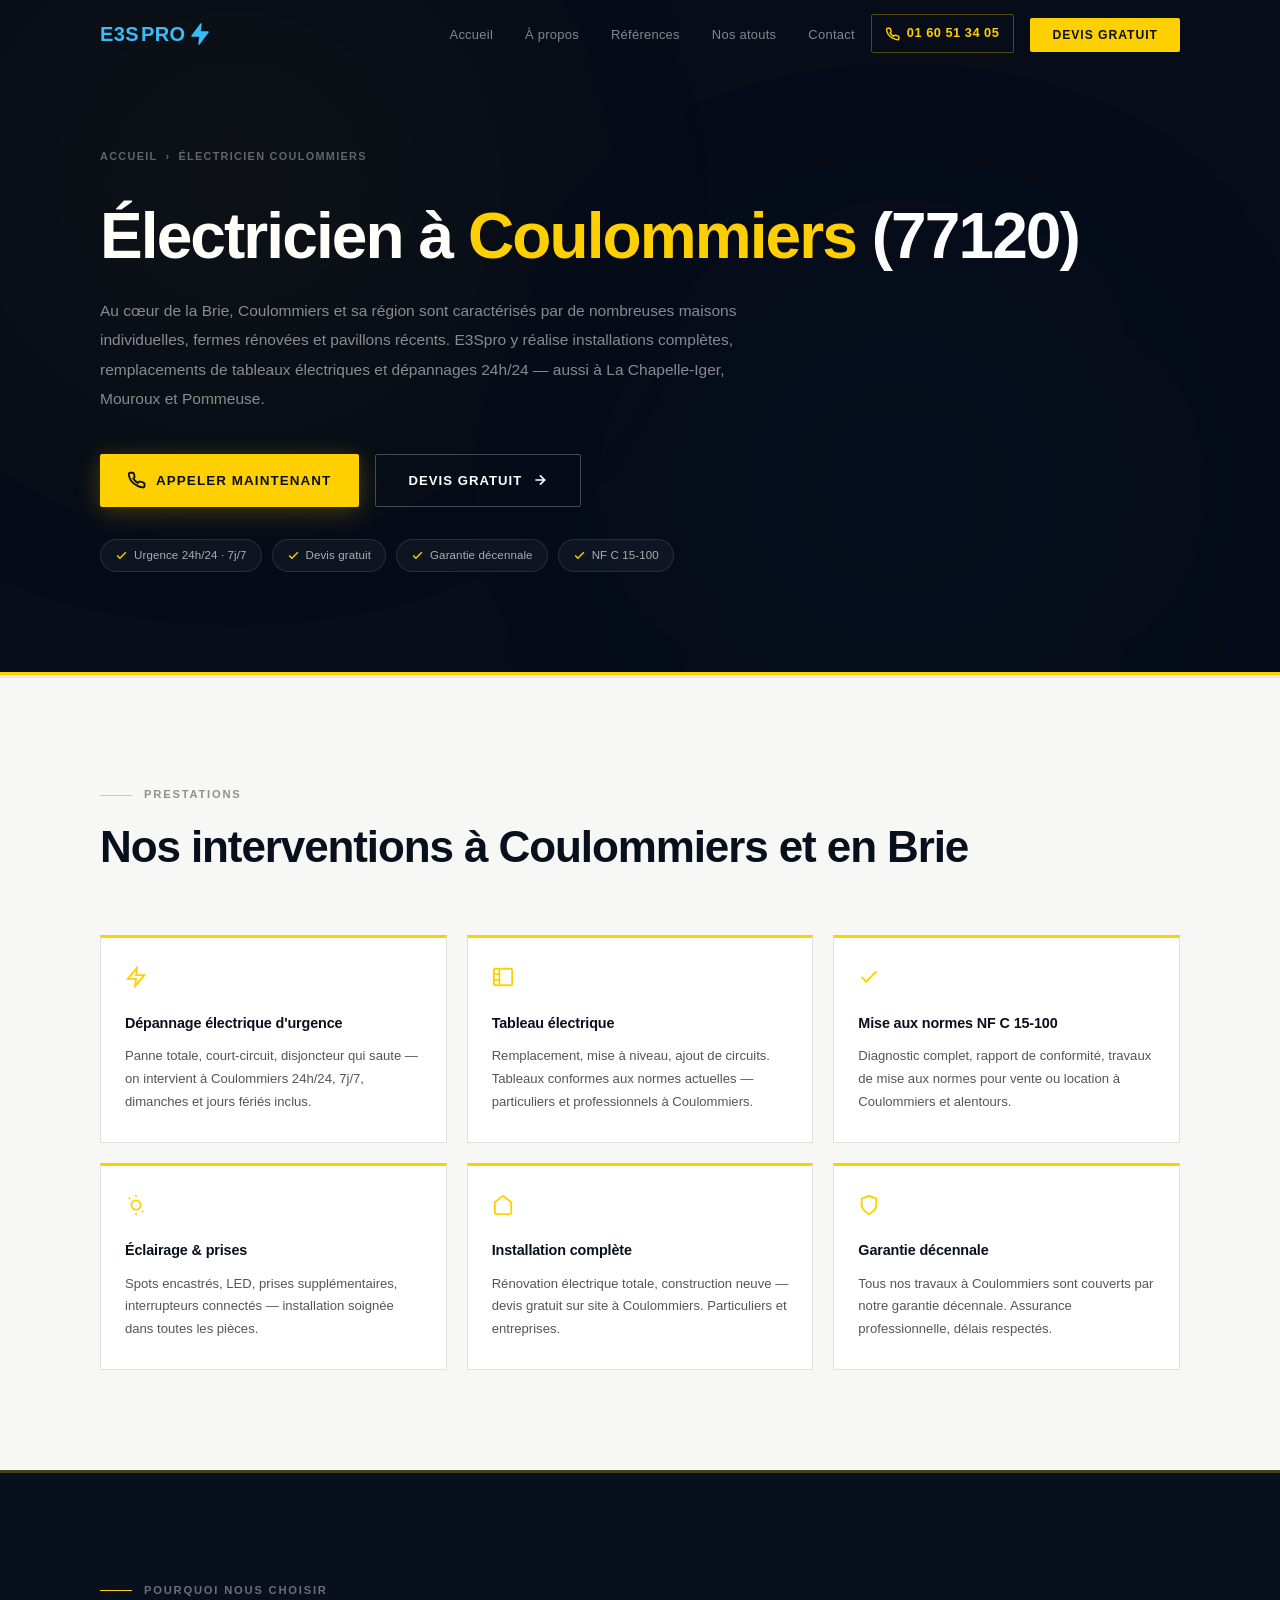
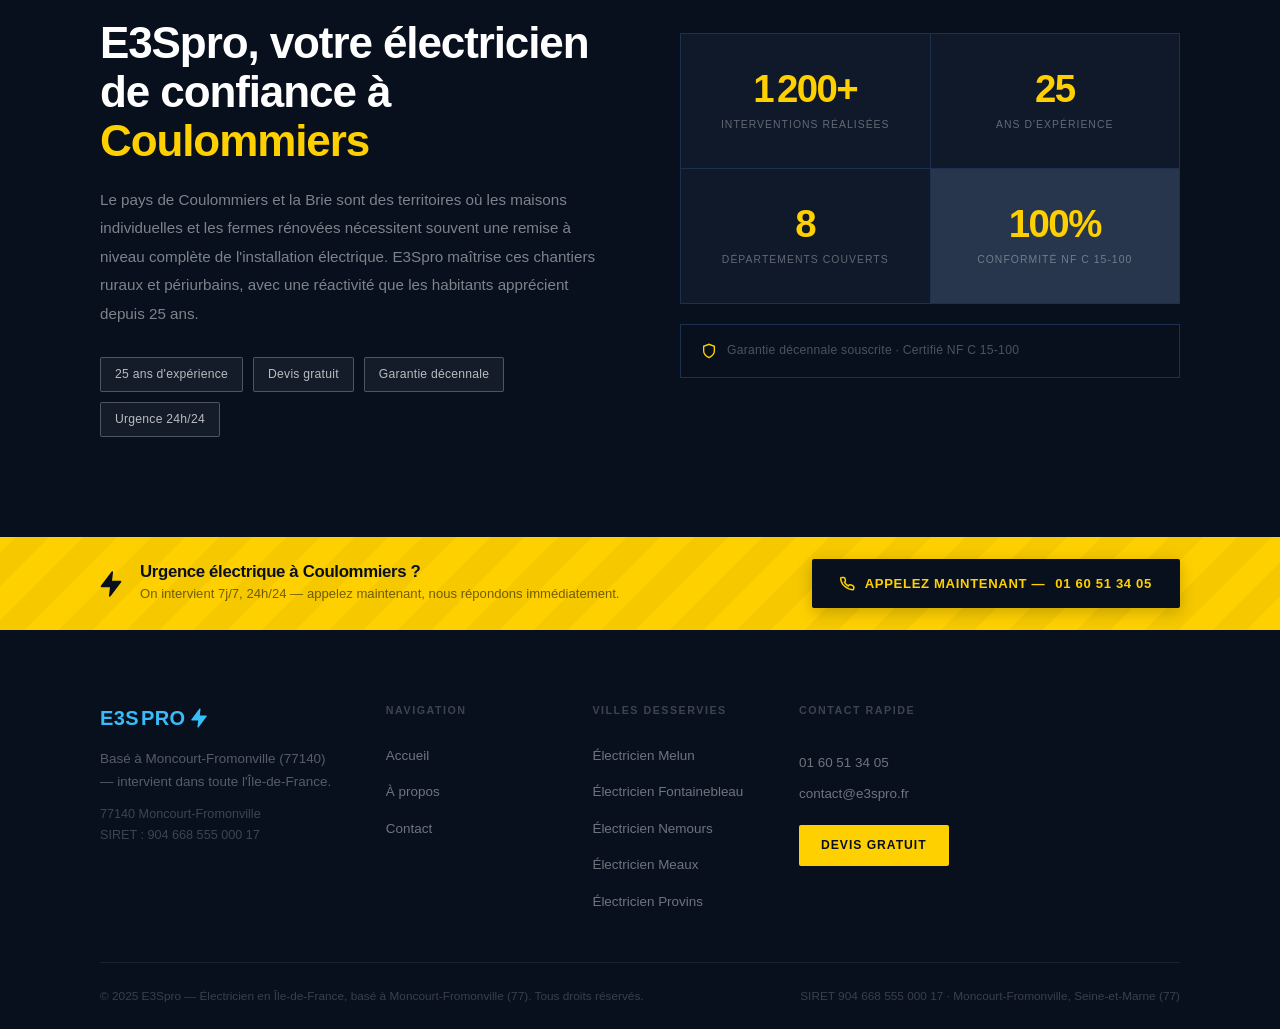
<file: electricien-coulommiers.html>
<!DOCTYPE html>
<html lang="fr">
<head>
  <meta charset="UTF-8" />
  <meta name="viewport" content="width=device-width, initial-scale=1.0" />
  <title>Électricien Coulommiers (77120) — Dépannage & Installation · E3Spro</title>
  <meta name="description" content="Électricien professionnel à Coulommiers (77120). E3Spro intervient pour dépannage électrique 24h/24, installation complète, tableau électrique en Brie. Devis gratuit." />
  <meta name="robots" content="index, follow" />
  <link rel="canonical" href="https://e3spro.fr/electricien-coulommiers.html" />
  <meta name="referrer" content="strict-origin-when-cross-origin" />
  <meta http-equiv="X-Content-Type-Options" content="nosniff" />
  <meta http-equiv="Content-Security-Policy" content="default-src 'self'; script-src 'self'; style-src 'self' https://fonts.googleapis.com; font-src https://fonts.gstatic.com; img-src 'self' data:; form-action https://formsubmit.co; base-uri 'self'; connect-src 'none';" />

  <meta property="og:type" content="website" />
  <meta property="og:title" content="Électricien Coulommiers (77120) — E3Spro" />
  <meta property="og:description" content="Électricien professionnel à Coulommiers (77120). E3Spro intervient pour dépannage électrique 24h/24, installation complète, tableau électrique en Brie. Devis gratuit." />
  <meta property="og:url" content="https://e3spro.fr/electricien-coulommiers.html" />

  <script type="application/ld+json">
  {
    "@context": "https://schema.org",
    "@type": "ElectricalContractor",
    "name": "E3Spro",
    "telephone": "+33160513405",
    "email": "contact@e3spro.fr",
    "url": "https://e3spro.fr",
    "areaServed": {"@type": "City", "name": "Coulommiers", "postalCode": "77120"},
    "address": {
      "@type": "PostalAddress",
      "addressLocality": "Moncourt-Fromonville",
      "postalCode": "77140",
      "addressRegion": "Seine-et-Marne",
      "addressCountry": "FR"
    }
  }
  </script>

  <link rel="preconnect" href="https://fonts.googleapis.com" />
  <link rel="preconnect" href="https://fonts.gstatic.com" crossorigin />
  <link href="https://fonts.googleapis.com/css2?family=Syne:wght@700;800&family=Inter:wght@400;500;600&display=swap" rel="stylesheet" />
  <link rel="stylesheet" href="css/style.css" />
</head>
<body>

  <header class="nav-header" id="nav-header">
    <nav class="nav-container">
      <a href="index.html" class="nav-logo">
        <span class="logo-e3s">E3S</span><span class="logo-pro">pro</span>
        <span class="logo-bolt">
          <svg width="18" height="22" viewBox="0 0 18 22" fill="none"><path d="M10 1L1 13H9L8 21L17 9H9L10 1Z" fill="currentColor" stroke="currentColor" stroke-width="1.5" stroke-linejoin="round"/></svg>
        </span>
      </a>
      <ul class="nav-links" id="nav-links">
        <li><a href="index.html" class="nav-link">Accueil</a></li>
        <li><a href="index.html#presentation" class="nav-link">À propos</a></li>
        <li><a href="index.html#confiance" class="nav-link">Références</a></li>
        <li><a href="index.html#atouts" class="nav-link">Nos atouts</a></li>
        <li><a href="index.html#contact" class="nav-link">Contact</a></li>
        <li>
          <a href="tel:+33160513405" class="nav-phone">
            <svg width="14" height="14" viewBox="0 0 24 24" fill="none" stroke="currentColor" stroke-width="2.5"><path d="M22 16.92v3a2 2 0 0 1-2.18 2 19.79 19.79 0 0 1-8.63-3.07A19.5 19.5 0 0 1 4.07 13a19.79 19.79 0 0 1-3.07-8.67A2 2 0 0 1 3 2.26h3a2 2 0 0 1 2 1.72c.128.96.341 1.906.63 2.81a2 2 0 0 1-.45 2.11L7.09 9.91a16 16 0 0 0 6 6l1.27-1.27a2 2 0 0 1 2.11-.45c.904.29 1.85.502 2.81.63A2 2 0 0 1 21 16z"/></svg>
            01 60 51 34 05
          </a>
        </li>
        <li><a href="index.html#contact" class="nav-cta-btn">Devis gratuit</a></li>
      </ul>
      <button class="nav-burger" id="nav-burger" aria-label="Menu">
        <span></span><span></span><span></span>
      </button>
    </nav>
  </header>

  <section class="city-hero">
    <div class="city-hero__bg">
      <div class="hero-glow hero-glow--1"></div>
      <div class="hero-glow hero-glow--2"></div>
    </div>
    <div class="container">
      <nav class="city-breadcrumb" aria-label="Fil d'Ariane">
        <a href="index.html">Accueil</a>
        <span>›</span>
        <span>Électricien Coulommiers</span>
      </nav>
      <h1 class="city-h1">Électricien à <span class="accent">Coulommiers</span> (77120)</h1>
      <p class="city-desc">Au cœur de la Brie, Coulommiers et sa région sont caractérisés par de nombreuses maisons individuelles, fermes rénovées et pavillons récents. E3Spro y réalise installations complètes, remplacements de tableaux électriques et dépannages 24h/24 — aussi à La Chapelle-Iger, Mouroux et Pommeuse.</p>
      <div class="city-cta">
        <a href="tel:+33160513405" class="btn btn--primary btn--call-hero">
          <svg width="18" height="18" viewBox="0 0 24 24" fill="none" stroke="currentColor" stroke-width="2.5"><path d="M22 16.92v3a2 2 0 0 1-2.18 2 19.79 19.79 0 0 1-8.63-3.07A19.5 19.5 0 0 1 4.07 13a19.79 19.79 0 0 1-3.07-8.67A2 2 0 0 1 3 2.26h3a2 2 0 0 1 2 1.72c.128.96.341 1.906.63 2.81a2 2 0 0 1-.45 2.11L7.09 9.91a16 16 0 0 0 6 6l1.27-1.27a2 2 0 0 1 2.11-.45c.904.29 1.85.502 2.81.63A2 2 0 0 1 21 16z"/></svg>
          Appeler maintenant
        </a>
        <a href="index.html#contact" class="btn btn--outline">
          Devis gratuit
          <svg width="16" height="16" viewBox="0 0 24 24" fill="none" stroke="currentColor" stroke-width="2.5"><path d="M5 12h14M12 5l7 7-7 7"/></svg>
        </a>
      </div>
      <div class="city-pills">
        <span class="avail-pill"><svg width="13" height="13" viewBox="0 0 24 24" fill="none" stroke="currentColor" stroke-width="2.5"><polyline points="20 6 9 17 4 12"/></svg>Urgence 24h/24 · 7j/7</span>
        <span class="avail-pill"><svg width="13" height="13" viewBox="0 0 24 24" fill="none" stroke="currentColor" stroke-width="2.5"><polyline points="20 6 9 17 4 12"/></svg>Devis gratuit</span>
        <span class="avail-pill"><svg width="13" height="13" viewBox="0 0 24 24" fill="none" stroke="currentColor" stroke-width="2.5"><polyline points="20 6 9 17 4 12"/></svg>Garantie décennale</span>
        <span class="avail-pill"><svg width="13" height="13" viewBox="0 0 24 24" fill="none" stroke="currentColor" stroke-width="2.5"><polyline points="20 6 9 17 4 12"/></svg>NF C 15-100</span>
      </div>
    </div>
  </section>

  <section class="city-services">
    <div class="container">
      <div class="section-header">
        <p class="section-label">Prestations</p>
        <h2 class="section-title">Nos interventions à Coulommiers et en Brie</h2>
      </div>
      <div class="city-services-grid">
        <div class="city-service-item">
          <div class="city-service-icon"><svg width="22" height="22" viewBox="0 0 24 24" fill="none" stroke="currentColor" stroke-width="2"><path d="M13 2L3 14h9l-1 8 10-12h-9l1-8z"/></svg></div>
          <h3>Dépannage électrique d'urgence</h3>
          <p>Panne totale, court-circuit, disjoncteur qui saute — on intervient à Coulommiers 24h/24, 7j/7, dimanches et jours fériés inclus.</p>
        </div>
        <div class="city-service-item">
          <div class="city-service-icon"><svg width="22" height="22" viewBox="0 0 24 24" fill="none" stroke="currentColor" stroke-width="2"><rect x="2" y="3" width="20" height="18" rx="2"/><line x1="8" y1="3" x2="8" y2="21"/><line x1="2" y1="9" x2="8" y2="9"/><line x1="2" y1="15" x2="8" y2="15"/></svg></div>
          <h3>Tableau électrique</h3>
          <p>Remplacement, mise à niveau, ajout de circuits. Tableaux conformes aux normes actuelles — particuliers et professionnels à Coulommiers.</p>
        </div>
        <div class="city-service-item">
          <div class="city-service-icon"><svg width="22" height="22" viewBox="0 0 24 24" fill="none" stroke="currentColor" stroke-width="2"><polyline points="20 6 9 17 4 12"/></svg></div>
          <h3>Mise aux normes NF C 15-100</h3>
          <p>Diagnostic complet, rapport de conformité, travaux de mise aux normes pour vente ou location à Coulommiers et alentours.</p>
        </div>
        <div class="city-service-item">
          <div class="city-service-icon"><svg width="22" height="22" viewBox="0 0 24 24" fill="none" stroke="currentColor" stroke-width="2"><circle cx="12" cy="12" r="5"/><line x1="12" y1="1" x2="12" y2="3"/><line x1="12" y1="21" x2="12" y2="23"/><line x1="4.22" y1="4.22" x2="5.64" y2="5.64"/><line x1="18.36" y1="18.36" x2="19.78" y2="19.78"/></svg></div>
          <h3>Éclairage & prises</h3>
          <p>Spots encastrés, LED, prises supplémentaires, interrupteurs connectés — installation soignée dans toutes les pièces.</p>
        </div>
        <div class="city-service-item">
          <div class="city-service-icon"><svg width="22" height="22" viewBox="0 0 24 24" fill="none" stroke="currentColor" stroke-width="2"><path d="M3 9l9-7 9 7v11a2 2 0 0 1-2 2H5a2 2 0 0 1-2-2z"/></svg></div>
          <h3>Installation complète</h3>
          <p>Rénovation électrique totale, construction neuve — devis gratuit sur site à Coulommiers. Particuliers et entreprises.</p>
        </div>
        <div class="city-service-item">
          <div class="city-service-icon"><svg width="22" height="22" viewBox="0 0 24 24" fill="none" stroke="currentColor" stroke-width="2"><path d="M12 22s8-4 8-10V5l-8-3-8 3v7c0 6 8 10 8 10z"/></svg></div>
          <h3>Garantie décennale</h3>
          <p>Tous nos travaux à Coulommiers sont couverts par notre garantie décennale. Assurance professionnelle, délais respectés.</p>
        </div>
      </div>
    </div>
  </section>

  <section class="city-why">
    <div class="container">
      <div class="city-why__inner">
        <div>
          <p class="section-label section-label--dark">Pourquoi nous choisir</p>
          <h2 class="section-title section-title--light">E3Spro, votre électricien<br />de confiance à <span class="accent">Coulommiers</span></h2>
          <p class="city-why__desc">Le pays de Coulommiers et la Brie sont des territoires où les maisons individuelles et les fermes rénovées nécessitent souvent une remise à niveau complète de l'installation électrique. E3Spro maîtrise ces chantiers ruraux et périurbains, avec une réactivité que les habitants apprécient depuis 25 ans.</p>
          <div class="city-tags">
            <span class="tag tag--dark">25 ans d'expérience</span>
            <span class="tag tag--dark">Devis gratuit</span>
            <span class="tag tag--dark">Garantie décennale</span>
            <span class="tag tag--dark">Urgence 24h/24</span>
          </div>
        </div>
        <div class="about-stats-wrap">
          <div class="about-stats-grid">
            <div class="about-stat-item"><span class="about-stat-num">1&#x202F;200+</span><span class="about-stat-label">Interventions réalisées</span></div>
            <div class="about-stat-item"><span class="about-stat-num">25</span><span class="about-stat-label">Ans d'expérience</span></div>
            <div class="about-stat-item"><span class="about-stat-num">8</span><span class="about-stat-label">Départements couverts</span></div>
            <div class="about-stat-item about-stat-item--accent"><span class="about-stat-num">100%</span><span class="about-stat-label">Conformité NF C 15-100</span></div>
          </div>
          <div class="about-certif">
            <svg width="16" height="16" viewBox="0 0 24 24" fill="none" stroke="currentColor" stroke-width="2"><path d="M12 22s8-4 8-10V5l-8-3-8 3v7c0 6 8 10 8 10z"/></svg>
            Garantie décennale souscrite · Certifié NF C 15-100
          </div>
        </div>
      </div>
    </div>
  </section>

  <div class="urgence-banner">
    <div class="urgence-banner__inner">
      <div class="urgence-banner__left">
        <span class="urgence-banner__bolt">
          <svg width="22" height="26" viewBox="0 0 18 22" fill="none"><path d="M10 1L1 13H9L8 21L17 9H9L10 1Z" fill="currentColor" stroke="currentColor" stroke-width="1.5" stroke-linejoin="round"/></svg>
        </span>
        <div class="urgence-banner__text">
          <strong>Urgence électrique à Coulommiers ?</strong>
          <span>On intervient 7j/7, 24h/24 — appelez maintenant, nous répondons immédiatement.</span>
        </div>
      </div>
      <a href="tel:+33160513405" class="urgence-banner__btn">
        <svg width="15" height="15" viewBox="0 0 24 24" fill="none" stroke="currentColor" stroke-width="2.5"><path d="M22 16.92v3a2 2 0 0 1-2.18 2 19.79 19.79 0 0 1-8.63-3.07A19.5 19.5 0 0 1 4.07 13a19.79 19.79 0 0 1-3.07-8.67A2 2 0 0 1 3 2.26h3a2 2 0 0 1 2 1.72c.128.96.341 1.906.63 2.81a2 2 0 0 1-.45 2.11L7.09 9.91a16 16 0 0 0 6 6l1.27-1.27a2 2 0 0 1 2.11-.45c.904.29 1.85.502 2.81.63A2 2 0 0 1 21 16z"/></svg>
        <span class="btn-long-label">Appelez maintenant — </span>01 60 51 34 05
      </a>
    </div>
  </div>

  <footer class="footer">
    <div class="container">
      <div class="footer-top">
        <div class="footer-brand">
          <a href="index.html" class="nav-logo nav-logo--footer">
            <span class="logo-e3s">E3S</span><span class="logo-pro">pro</span>
            <span class="logo-bolt">
              <svg width="16" height="20" viewBox="0 0 18 22" fill="none"><path d="M10 1L1 13H9L8 21L17 9H9L10 1Z" fill="currentColor" stroke="currentColor" stroke-width="1.5" stroke-linejoin="round"/></svg>
            </span>
          </a>
          <p>Basé à Moncourt-Fromonville (77140)<br />— intervient dans toute l'Île-de-France.</p>
          <address class="footer-address">77140 Moncourt-Fromonville<br />SIRET : 904 668 555 000 17</address>
        </div>
        <div class="footer-links">
          <h4>Navigation</h4>
          <ul>
            <li><a href="index.html">Accueil</a></li>
            <li><a href="index.html#presentation">À propos</a></li>
            <li><a href="index.html#contact">Contact</a></li>
          </ul>
        </div>
        <div class="footer-links">
          <h4>Villes desservies</h4>
          <ul>
            <li><a href="electricien-melun.html">Électricien Melun</a></li>
            <li><a href="electricien-fontainebleau.html">Électricien Fontainebleau</a></li>
            <li><a href="electricien-nemours.html">Électricien Nemours</a></li>
            <li><a href="electricien-meaux.html">Électricien Meaux</a></li>
            <li><a href="electricien-provins.html">Électricien Provins</a></li>
          </ul>
        </div>
        <div class="footer-contact">
          <h4>Contact rapide</h4>
          <a href="tel:+33160513405">01 60 51 34 05</a>
          <a href="mailto:contact@e3spro.fr">contact@e3spro.fr</a>
          <a href="index.html#contact" class="btn btn--primary btn--sm">Devis gratuit</a>
        </div>
      </div>
      <div class="footer-bottom">
        <p>&copy; 2025 E3Spro — Électricien en Île-de-France, basé à Moncourt-Fromonville (77). Tous droits réservés.</p>
        <p>SIRET 904 668 555 000 17 · Moncourt-Fromonville, Seine-et-Marne (77)</p>
      </div>
    </div>
  </footer>

  <script src="js/main.js"></script>
</body>
</html>
</file>
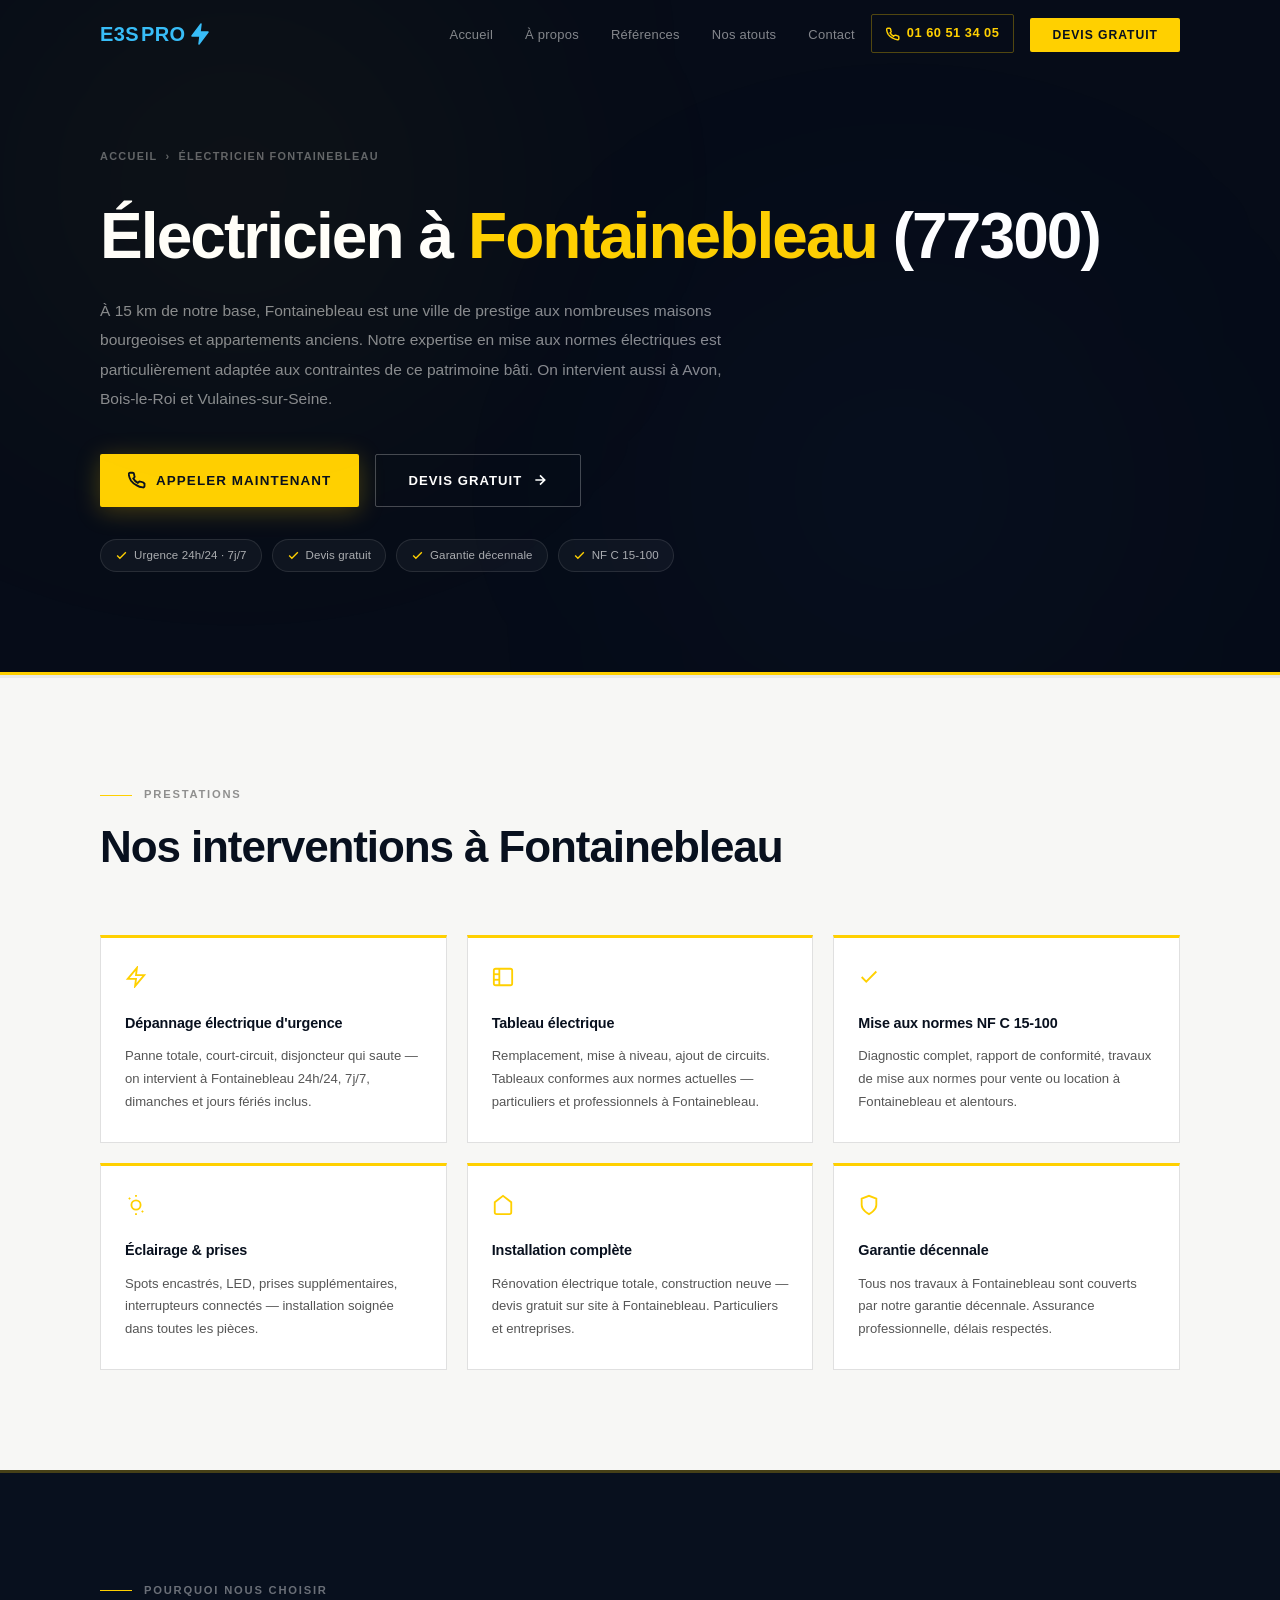
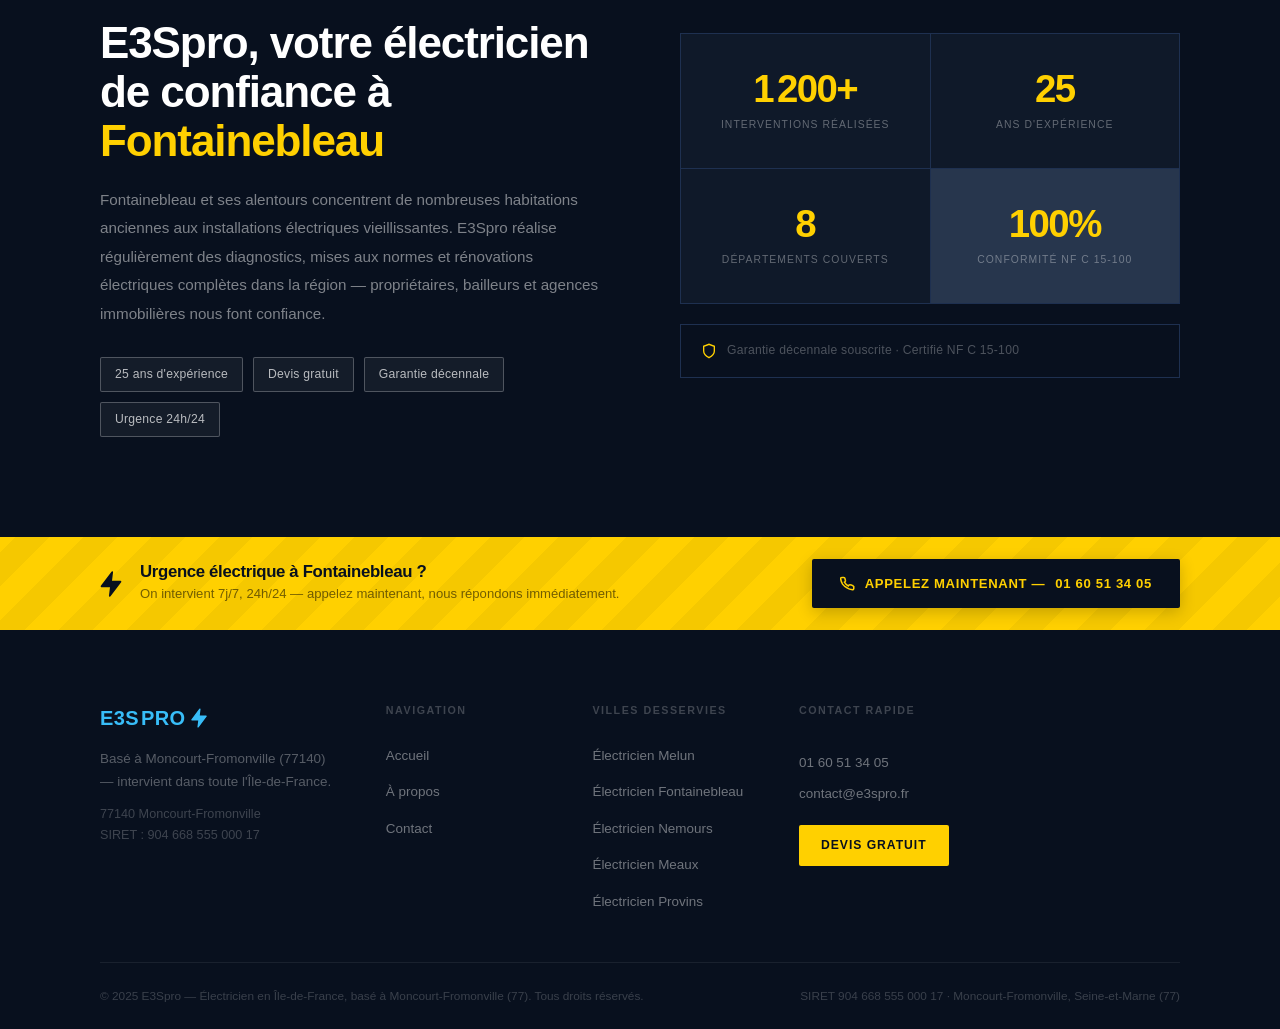
<file: electricien-fontainebleau.html>
<!DOCTYPE html>
<html lang="fr">
<head>
  <meta charset="UTF-8" />
  <meta name="viewport" content="width=device-width, initial-scale=1.0" />
  <title>Électricien Fontainebleau (77300) — Dépannage 24h/24 · E3Spro</title>
  <meta name="description" content="Électricien professionnel à Fontainebleau (77300). E3Spro intervient pour dépannage urgence 24h/24, mise aux normes NF C 15-100, tableau électrique, éclairage. Devis gratuit." />
  <meta name="robots" content="index, follow" />
  <link rel="canonical" href="https://e3spro.fr/electricien-fontainebleau.html" />
  <meta name="referrer" content="strict-origin-when-cross-origin" />
  <meta http-equiv="X-Content-Type-Options" content="nosniff" />
  <meta http-equiv="Content-Security-Policy" content="default-src 'self'; script-src 'self'; style-src 'self' https://fonts.googleapis.com; font-src https://fonts.gstatic.com; img-src 'self' data:; form-action https://formsubmit.co; base-uri 'self'; connect-src 'none';" />

  <meta property="og:type" content="website" />
  <meta property="og:title" content="Électricien Fontainebleau (77300) — E3Spro" />
  <meta property="og:description" content="Électricien professionnel à Fontainebleau (77300). E3Spro intervient pour dépannage urgence 24h/24, mise aux normes NF C 15-100, tableau électrique, éclairage. Devis gratuit." />
  <meta property="og:url" content="https://e3spro.fr/electricien-fontainebleau.html" />

  <script type="application/ld+json">
  {
    "@context": "https://schema.org",
    "@type": "ElectricalContractor",
    "name": "E3Spro",
    "telephone": "+33160513405",
    "email": "contact@e3spro.fr",
    "url": "https://e3spro.fr",
    "areaServed": {"@type": "City", "name": "Fontainebleau", "postalCode": "77300"},
    "address": {
      "@type": "PostalAddress",
      "addressLocality": "Moncourt-Fromonville",
      "postalCode": "77140",
      "addressRegion": "Seine-et-Marne",
      "addressCountry": "FR"
    }
  }
  </script>

  <link rel="preconnect" href="https://fonts.googleapis.com" />
  <link rel="preconnect" href="https://fonts.gstatic.com" crossorigin />
  <link href="https://fonts.googleapis.com/css2?family=Syne:wght@700;800&family=Inter:wght@400;500;600&display=swap" rel="stylesheet" />
  <link rel="stylesheet" href="css/style.css" />
</head>
<body>

  <header class="nav-header" id="nav-header">
    <nav class="nav-container">
      <a href="index.html" class="nav-logo">
        <span class="logo-e3s">E3S</span><span class="logo-pro">pro</span>
        <span class="logo-bolt">
          <svg width="18" height="22" viewBox="0 0 18 22" fill="none"><path d="M10 1L1 13H9L8 21L17 9H9L10 1Z" fill="currentColor" stroke="currentColor" stroke-width="1.5" stroke-linejoin="round"/></svg>
        </span>
      </a>
      <ul class="nav-links" id="nav-links">
        <li><a href="index.html" class="nav-link">Accueil</a></li>
        <li><a href="index.html#presentation" class="nav-link">À propos</a></li>
        <li><a href="index.html#confiance" class="nav-link">Références</a></li>
        <li><a href="index.html#atouts" class="nav-link">Nos atouts</a></li>
        <li><a href="index.html#contact" class="nav-link">Contact</a></li>
        <li>
          <a href="tel:+33160513405" class="nav-phone">
            <svg width="14" height="14" viewBox="0 0 24 24" fill="none" stroke="currentColor" stroke-width="2.5"><path d="M22 16.92v3a2 2 0 0 1-2.18 2 19.79 19.79 0 0 1-8.63-3.07A19.5 19.5 0 0 1 4.07 13a19.79 19.79 0 0 1-3.07-8.67A2 2 0 0 1 3 2.26h3a2 2 0 0 1 2 1.72c.128.96.341 1.906.63 2.81a2 2 0 0 1-.45 2.11L7.09 9.91a16 16 0 0 0 6 6l1.27-1.27a2 2 0 0 1 2.11-.45c.904.29 1.85.502 2.81.63A2 2 0 0 1 21 16z"/></svg>
            01 60 51 34 05
          </a>
        </li>
        <li><a href="index.html#contact" class="nav-cta-btn">Devis gratuit</a></li>
      </ul>
      <button class="nav-burger" id="nav-burger" aria-label="Menu">
        <span></span><span></span><span></span>
      </button>
    </nav>
  </header>

  <section class="city-hero">
    <div class="city-hero__bg">
      <div class="hero-glow hero-glow--1"></div>
      <div class="hero-glow hero-glow--2"></div>
    </div>
    <div class="container">
      <nav class="city-breadcrumb" aria-label="Fil d'Ariane">
        <a href="index.html">Accueil</a>
        <span>›</span>
        <span>Électricien Fontainebleau</span>
      </nav>
      <h1 class="city-h1">Électricien à <span class="accent">Fontainebleau</span> (77300)</h1>
      <p class="city-desc">À 15 km de notre base, Fontainebleau est une ville de prestige aux nombreuses maisons bourgeoises et appartements anciens. Notre expertise en mise aux normes électriques est particulièrement adaptée aux contraintes de ce patrimoine bâti. On intervient aussi à Avon, Bois-le-Roi et Vulaines-sur-Seine.</p>
      <div class="city-cta">
        <a href="tel:+33160513405" class="btn btn--primary btn--call-hero">
          <svg width="18" height="18" viewBox="0 0 24 24" fill="none" stroke="currentColor" stroke-width="2.5"><path d="M22 16.92v3a2 2 0 0 1-2.18 2 19.79 19.79 0 0 1-8.63-3.07A19.5 19.5 0 0 1 4.07 13a19.79 19.79 0 0 1-3.07-8.67A2 2 0 0 1 3 2.26h3a2 2 0 0 1 2 1.72c.128.96.341 1.906.63 2.81a2 2 0 0 1-.45 2.11L7.09 9.91a16 16 0 0 0 6 6l1.27-1.27a2 2 0 0 1 2.11-.45c.904.29 1.85.502 2.81.63A2 2 0 0 1 21 16z"/></svg>
          Appeler maintenant
        </a>
        <a href="index.html#contact" class="btn btn--outline">
          Devis gratuit
          <svg width="16" height="16" viewBox="0 0 24 24" fill="none" stroke="currentColor" stroke-width="2.5"><path d="M5 12h14M12 5l7 7-7 7"/></svg>
        </a>
      </div>
      <div class="city-pills">
        <span class="avail-pill"><svg width="13" height="13" viewBox="0 0 24 24" fill="none" stroke="currentColor" stroke-width="2.5"><polyline points="20 6 9 17 4 12"/></svg>Urgence 24h/24 · 7j/7</span>
        <span class="avail-pill"><svg width="13" height="13" viewBox="0 0 24 24" fill="none" stroke="currentColor" stroke-width="2.5"><polyline points="20 6 9 17 4 12"/></svg>Devis gratuit</span>
        <span class="avail-pill"><svg width="13" height="13" viewBox="0 0 24 24" fill="none" stroke="currentColor" stroke-width="2.5"><polyline points="20 6 9 17 4 12"/></svg>Garantie décennale</span>
        <span class="avail-pill"><svg width="13" height="13" viewBox="0 0 24 24" fill="none" stroke="currentColor" stroke-width="2.5"><polyline points="20 6 9 17 4 12"/></svg>NF C 15-100</span>
      </div>
    </div>
  </section>

  <section class="city-services">
    <div class="container">
      <div class="section-header">
        <p class="section-label">Prestations</p>
        <h2 class="section-title">Nos interventions à Fontainebleau</h2>
      </div>
      <div class="city-services-grid">
        <div class="city-service-item">
          <div class="city-service-icon"><svg width="22" height="22" viewBox="0 0 24 24" fill="none" stroke="currentColor" stroke-width="2"><path d="M13 2L3 14h9l-1 8 10-12h-9l1-8z"/></svg></div>
          <h3>Dépannage électrique d'urgence</h3>
          <p>Panne totale, court-circuit, disjoncteur qui saute — on intervient à Fontainebleau 24h/24, 7j/7, dimanches et jours fériés inclus.</p>
        </div>
        <div class="city-service-item">
          <div class="city-service-icon"><svg width="22" height="22" viewBox="0 0 24 24" fill="none" stroke="currentColor" stroke-width="2"><rect x="2" y="3" width="20" height="18" rx="2"/><line x1="8" y1="3" x2="8" y2="21"/><line x1="2" y1="9" x2="8" y2="9"/><line x1="2" y1="15" x2="8" y2="15"/></svg></div>
          <h3>Tableau électrique</h3>
          <p>Remplacement, mise à niveau, ajout de circuits. Tableaux conformes aux normes actuelles — particuliers et professionnels à Fontainebleau.</p>
        </div>
        <div class="city-service-item">
          <div class="city-service-icon"><svg width="22" height="22" viewBox="0 0 24 24" fill="none" stroke="currentColor" stroke-width="2"><polyline points="20 6 9 17 4 12"/></svg></div>
          <h3>Mise aux normes NF C 15-100</h3>
          <p>Diagnostic complet, rapport de conformité, travaux de mise aux normes pour vente ou location à Fontainebleau et alentours.</p>
        </div>
        <div class="city-service-item">
          <div class="city-service-icon"><svg width="22" height="22" viewBox="0 0 24 24" fill="none" stroke="currentColor" stroke-width="2"><circle cx="12" cy="12" r="5"/><line x1="12" y1="1" x2="12" y2="3"/><line x1="12" y1="21" x2="12" y2="23"/><line x1="4.22" y1="4.22" x2="5.64" y2="5.64"/><line x1="18.36" y1="18.36" x2="19.78" y2="19.78"/></svg></div>
          <h3>Éclairage & prises</h3>
          <p>Spots encastrés, LED, prises supplémentaires, interrupteurs connectés — installation soignée dans toutes les pièces.</p>
        </div>
        <div class="city-service-item">
          <div class="city-service-icon"><svg width="22" height="22" viewBox="0 0 24 24" fill="none" stroke="currentColor" stroke-width="2"><path d="M3 9l9-7 9 7v11a2 2 0 0 1-2 2H5a2 2 0 0 1-2-2z"/></svg></div>
          <h3>Installation complète</h3>
          <p>Rénovation électrique totale, construction neuve — devis gratuit sur site à Fontainebleau. Particuliers et entreprises.</p>
        </div>
        <div class="city-service-item">
          <div class="city-service-icon"><svg width="22" height="22" viewBox="0 0 24 24" fill="none" stroke="currentColor" stroke-width="2"><path d="M12 22s8-4 8-10V5l-8-3-8 3v7c0 6 8 10 8 10z"/></svg></div>
          <h3>Garantie décennale</h3>
          <p>Tous nos travaux à Fontainebleau sont couverts par notre garantie décennale. Assurance professionnelle, délais respectés.</p>
        </div>
      </div>
    </div>
  </section>

  <section class="city-why">
    <div class="container">
      <div class="city-why__inner">
        <div>
          <p class="section-label section-label--dark">Pourquoi nous choisir</p>
          <h2 class="section-title section-title--light">E3Spro, votre électricien<br />de confiance à <span class="accent">Fontainebleau</span></h2>
          <p class="city-why__desc">Fontainebleau et ses alentours concentrent de nombreuses habitations anciennes aux installations électriques vieillissantes. E3Spro réalise régulièrement des diagnostics, mises aux normes et rénovations électriques complètes dans la région — propriétaires, bailleurs et agences immobilières nous font confiance.</p>
          <div class="city-tags">
            <span class="tag tag--dark">25 ans d'expérience</span>
            <span class="tag tag--dark">Devis gratuit</span>
            <span class="tag tag--dark">Garantie décennale</span>
            <span class="tag tag--dark">Urgence 24h/24</span>
          </div>
        </div>
        <div class="about-stats-wrap">
          <div class="about-stats-grid">
            <div class="about-stat-item"><span class="about-stat-num">1&#x202F;200+</span><span class="about-stat-label">Interventions réalisées</span></div>
            <div class="about-stat-item"><span class="about-stat-num">25</span><span class="about-stat-label">Ans d'expérience</span></div>
            <div class="about-stat-item"><span class="about-stat-num">8</span><span class="about-stat-label">Départements couverts</span></div>
            <div class="about-stat-item about-stat-item--accent"><span class="about-stat-num">100%</span><span class="about-stat-label">Conformité NF C 15-100</span></div>
          </div>
          <div class="about-certif">
            <svg width="16" height="16" viewBox="0 0 24 24" fill="none" stroke="currentColor" stroke-width="2"><path d="M12 22s8-4 8-10V5l-8-3-8 3v7c0 6 8 10 8 10z"/></svg>
            Garantie décennale souscrite · Certifié NF C 15-100
          </div>
        </div>
      </div>
    </div>
  </section>

  <div class="urgence-banner">
    <div class="urgence-banner__inner">
      <div class="urgence-banner__left">
        <span class="urgence-banner__bolt">
          <svg width="22" height="26" viewBox="0 0 18 22" fill="none"><path d="M10 1L1 13H9L8 21L17 9H9L10 1Z" fill="currentColor" stroke="currentColor" stroke-width="1.5" stroke-linejoin="round"/></svg>
        </span>
        <div class="urgence-banner__text">
          <strong>Urgence électrique à Fontainebleau ?</strong>
          <span>On intervient 7j/7, 24h/24 — appelez maintenant, nous répondons immédiatement.</span>
        </div>
      </div>
      <a href="tel:+33160513405" class="urgence-banner__btn">
        <svg width="15" height="15" viewBox="0 0 24 24" fill="none" stroke="currentColor" stroke-width="2.5"><path d="M22 16.92v3a2 2 0 0 1-2.18 2 19.79 19.79 0 0 1-8.63-3.07A19.5 19.5 0 0 1 4.07 13a19.79 19.79 0 0 1-3.07-8.67A2 2 0 0 1 3 2.26h3a2 2 0 0 1 2 1.72c.128.96.341 1.906.63 2.81a2 2 0 0 1-.45 2.11L7.09 9.91a16 16 0 0 0 6 6l1.27-1.27a2 2 0 0 1 2.11-.45c.904.29 1.85.502 2.81.63A2 2 0 0 1 21 16z"/></svg>
        <span class="btn-long-label">Appelez maintenant — </span>01 60 51 34 05
      </a>
    </div>
  </div>

  <footer class="footer">
    <div class="container">
      <div class="footer-top">
        <div class="footer-brand">
          <a href="index.html" class="nav-logo nav-logo--footer">
            <span class="logo-e3s">E3S</span><span class="logo-pro">pro</span>
            <span class="logo-bolt">
              <svg width="16" height="20" viewBox="0 0 18 22" fill="none"><path d="M10 1L1 13H9L8 21L17 9H9L10 1Z" fill="currentColor" stroke="currentColor" stroke-width="1.5" stroke-linejoin="round"/></svg>
            </span>
          </a>
          <p>Basé à Moncourt-Fromonville (77140)<br />— intervient dans toute l'Île-de-France.</p>
          <address class="footer-address">77140 Moncourt-Fromonville<br />SIRET : 904 668 555 000 17</address>
        </div>
        <div class="footer-links">
          <h4>Navigation</h4>
          <ul>
            <li><a href="index.html">Accueil</a></li>
            <li><a href="index.html#presentation">À propos</a></li>
            <li><a href="index.html#contact">Contact</a></li>
          </ul>
        </div>
        <div class="footer-links">
          <h4>Villes desservies</h4>
          <ul>
            <li><a href="electricien-melun.html">Électricien Melun</a></li>
            <li><a href="electricien-fontainebleau.html">Électricien Fontainebleau</a></li>
            <li><a href="electricien-nemours.html">Électricien Nemours</a></li>
            <li><a href="electricien-meaux.html">Électricien Meaux</a></li>
            <li><a href="electricien-provins.html">Électricien Provins</a></li>
          </ul>
        </div>
        <div class="footer-contact">
          <h4>Contact rapide</h4>
          <a href="tel:+33160513405">01 60 51 34 05</a>
          <a href="mailto:contact@e3spro.fr">contact@e3spro.fr</a>
          <a href="index.html#contact" class="btn btn--primary btn--sm">Devis gratuit</a>
        </div>
      </div>
      <div class="footer-bottom">
        <p>&copy; 2025 E3Spro — Électricien en Île-de-France, basé à Moncourt-Fromonville (77). Tous droits réservés.</p>
        <p>SIRET 904 668 555 000 17 · Moncourt-Fromonville, Seine-et-Marne (77)</p>
      </div>
    </div>
  </footer>

  <script src="js/main.js"></script>
</body>
</html>
</file>
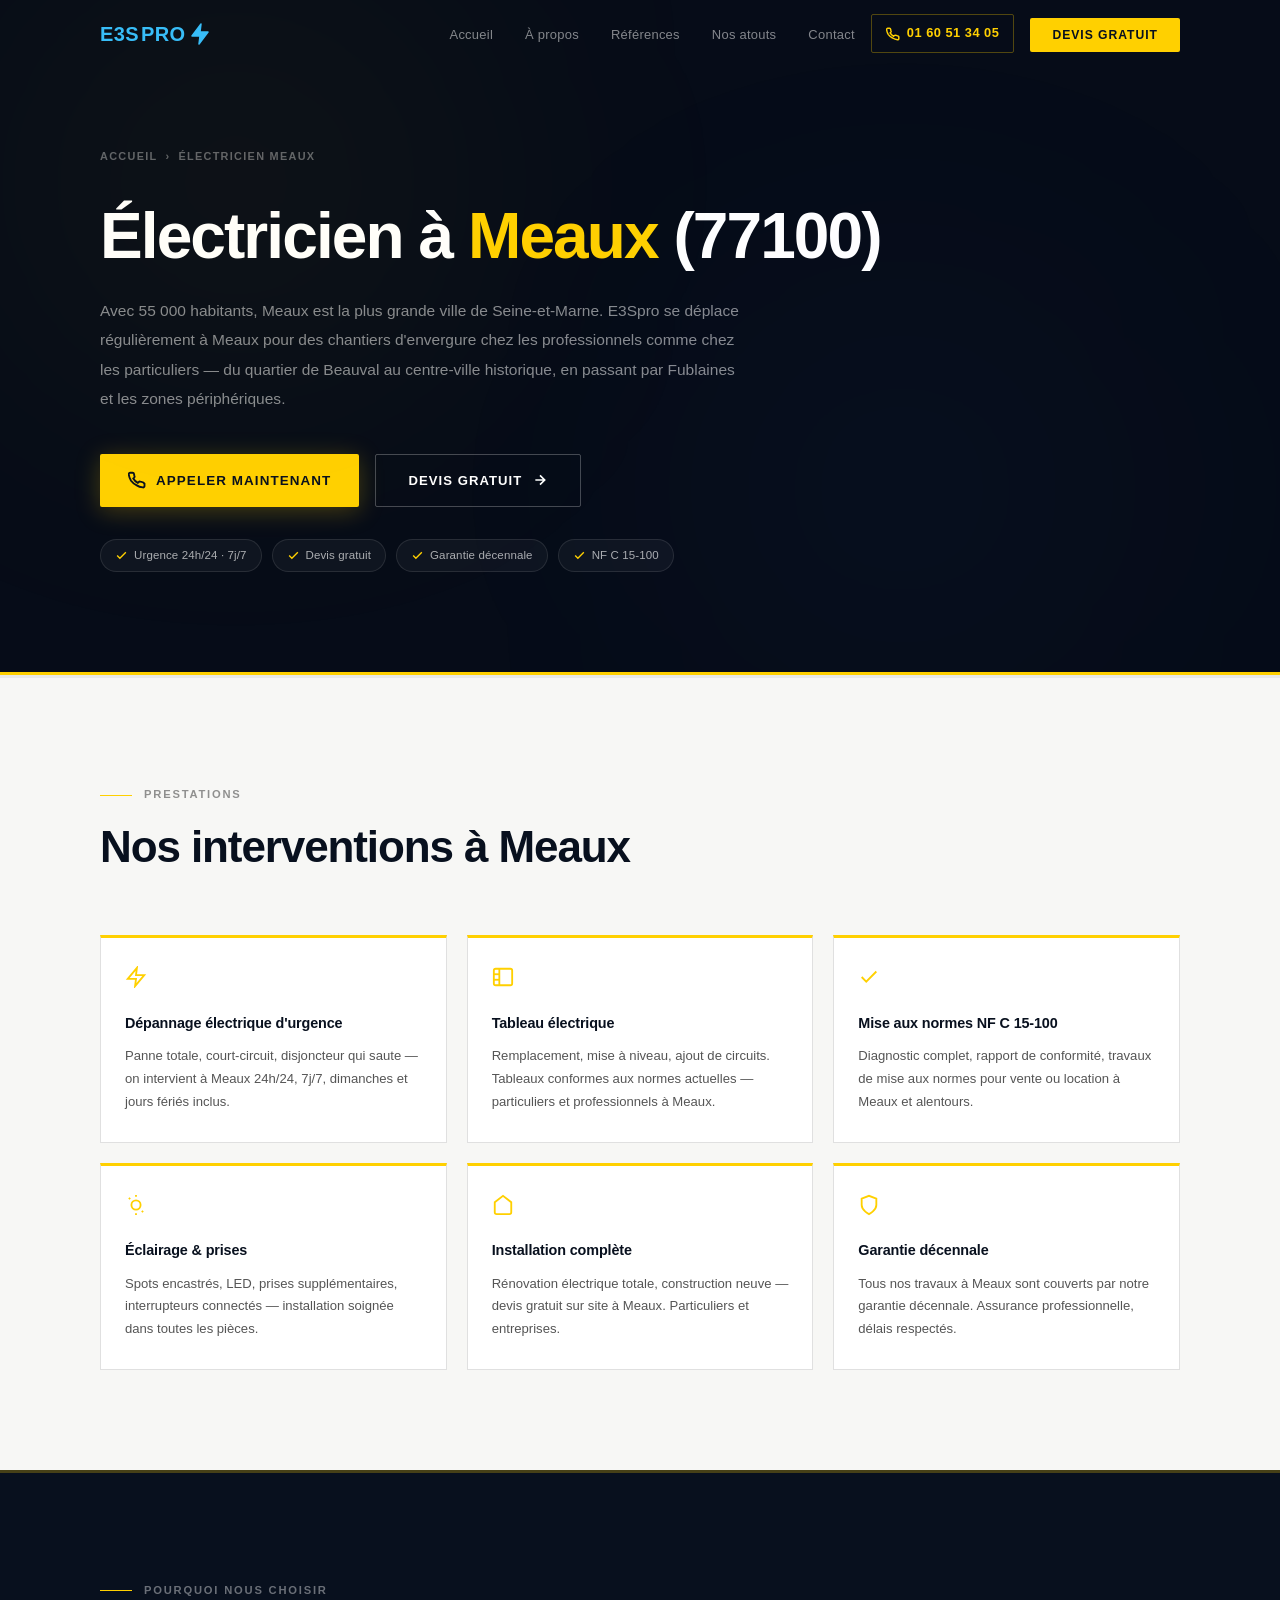
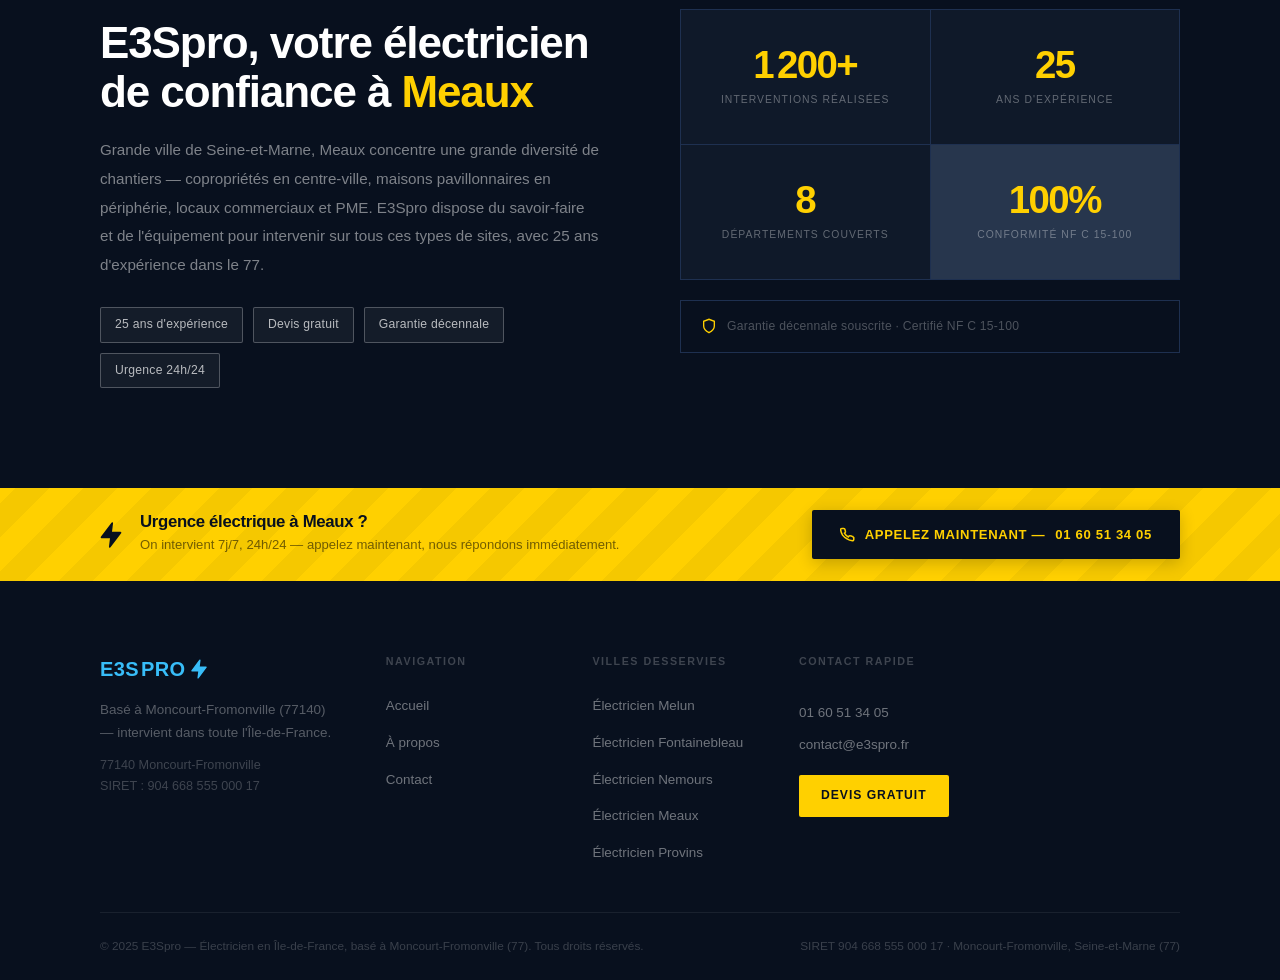
<file: electricien-meaux.html>
<!DOCTYPE html>
<html lang="fr">
<head>
  <meta charset="UTF-8" />
  <meta name="viewport" content="width=device-width, initial-scale=1.0" />
  <title>Électricien Meaux (77100) — Dépannage & Installation · E3Spro</title>
  <meta name="description" content="Électricien professionnel à Meaux (77100). E3Spro se déplace à Meaux pour dépannage électrique 24h/24, tableau électrique, mise aux normes, installation neuve. Devis gratuit." />
  <meta name="robots" content="index, follow" />
  <link rel="canonical" href="https://e3spro.fr/electricien-meaux.html" />
  <meta name="referrer" content="strict-origin-when-cross-origin" />
  <meta http-equiv="X-Content-Type-Options" content="nosniff" />
  <meta http-equiv="Content-Security-Policy" content="default-src 'self'; script-src 'self'; style-src 'self' https://fonts.googleapis.com; font-src https://fonts.gstatic.com; img-src 'self' data:; form-action https://formsubmit.co; base-uri 'self'; connect-src 'none';" />

  <meta property="og:type" content="website" />
  <meta property="og:title" content="Électricien Meaux (77100) — E3Spro" />
  <meta property="og:description" content="Électricien professionnel à Meaux (77100). E3Spro se déplace à Meaux pour dépannage électrique 24h/24, tableau électrique, mise aux normes, installation neuve. Devis gratuit." />
  <meta property="og:url" content="https://e3spro.fr/electricien-meaux.html" />

  <script type="application/ld+json">
  {
    "@context": "https://schema.org",
    "@type": "ElectricalContractor",
    "name": "E3Spro",
    "telephone": "+33160513405",
    "email": "contact@e3spro.fr",
    "url": "https://e3spro.fr",
    "areaServed": {"@type": "City", "name": "Meaux", "postalCode": "77100"},
    "address": {
      "@type": "PostalAddress",
      "addressLocality": "Moncourt-Fromonville",
      "postalCode": "77140",
      "addressRegion": "Seine-et-Marne",
      "addressCountry": "FR"
    }
  }
  </script>

  <link rel="preconnect" href="https://fonts.googleapis.com" />
  <link rel="preconnect" href="https://fonts.gstatic.com" crossorigin />
  <link href="https://fonts.googleapis.com/css2?family=Syne:wght@700;800&family=Inter:wght@400;500;600&display=swap" rel="stylesheet" />
  <link rel="stylesheet" href="css/style.css" />
</head>
<body>

  <header class="nav-header" id="nav-header">
    <nav class="nav-container">
      <a href="index.html" class="nav-logo">
        <span class="logo-e3s">E3S</span><span class="logo-pro">pro</span>
        <span class="logo-bolt">
          <svg width="18" height="22" viewBox="0 0 18 22" fill="none"><path d="M10 1L1 13H9L8 21L17 9H9L10 1Z" fill="currentColor" stroke="currentColor" stroke-width="1.5" stroke-linejoin="round"/></svg>
        </span>
      </a>
      <ul class="nav-links" id="nav-links">
        <li><a href="index.html" class="nav-link">Accueil</a></li>
        <li><a href="index.html#presentation" class="nav-link">À propos</a></li>
        <li><a href="index.html#confiance" class="nav-link">Références</a></li>
        <li><a href="index.html#atouts" class="nav-link">Nos atouts</a></li>
        <li><a href="index.html#contact" class="nav-link">Contact</a></li>
        <li>
          <a href="tel:+33160513405" class="nav-phone">
            <svg width="14" height="14" viewBox="0 0 24 24" fill="none" stroke="currentColor" stroke-width="2.5"><path d="M22 16.92v3a2 2 0 0 1-2.18 2 19.79 19.79 0 0 1-8.63-3.07A19.5 19.5 0 0 1 4.07 13a19.79 19.79 0 0 1-3.07-8.67A2 2 0 0 1 3 2.26h3a2 2 0 0 1 2 1.72c.128.96.341 1.906.63 2.81a2 2 0 0 1-.45 2.11L7.09 9.91a16 16 0 0 0 6 6l1.27-1.27a2 2 0 0 1 2.11-.45c.904.29 1.85.502 2.81.63A2 2 0 0 1 21 16z"/></svg>
            01 60 51 34 05
          </a>
        </li>
        <li><a href="index.html#contact" class="nav-cta-btn">Devis gratuit</a></li>
      </ul>
      <button class="nav-burger" id="nav-burger" aria-label="Menu">
        <span></span><span></span><span></span>
      </button>
    </nav>
  </header>

  <section class="city-hero">
    <div class="city-hero__bg">
      <div class="hero-glow hero-glow--1"></div>
      <div class="hero-glow hero-glow--2"></div>
    </div>
    <div class="container">
      <nav class="city-breadcrumb" aria-label="Fil d'Ariane">
        <a href="index.html">Accueil</a>
        <span>›</span>
        <span>Électricien Meaux</span>
      </nav>
      <h1 class="city-h1">Électricien à <span class="accent">Meaux</span> (77100)</h1>
      <p class="city-desc">Avec 55 000 habitants, Meaux est la plus grande ville de Seine-et-Marne. E3Spro se déplace régulièrement à Meaux pour des chantiers d'envergure chez les professionnels comme chez les particuliers — du quartier de Beauval au centre-ville historique, en passant par Fublaines et les zones périphériques.</p>
      <div class="city-cta">
        <a href="tel:+33160513405" class="btn btn--primary btn--call-hero">
          <svg width="18" height="18" viewBox="0 0 24 24" fill="none" stroke="currentColor" stroke-width="2.5"><path d="M22 16.92v3a2 2 0 0 1-2.18 2 19.79 19.79 0 0 1-8.63-3.07A19.5 19.5 0 0 1 4.07 13a19.79 19.79 0 0 1-3.07-8.67A2 2 0 0 1 3 2.26h3a2 2 0 0 1 2 1.72c.128.96.341 1.906.63 2.81a2 2 0 0 1-.45 2.11L7.09 9.91a16 16 0 0 0 6 6l1.27-1.27a2 2 0 0 1 2.11-.45c.904.29 1.85.502 2.81.63A2 2 0 0 1 21 16z"/></svg>
          Appeler maintenant
        </a>
        <a href="index.html#contact" class="btn btn--outline">
          Devis gratuit
          <svg width="16" height="16" viewBox="0 0 24 24" fill="none" stroke="currentColor" stroke-width="2.5"><path d="M5 12h14M12 5l7 7-7 7"/></svg>
        </a>
      </div>
      <div class="city-pills">
        <span class="avail-pill"><svg width="13" height="13" viewBox="0 0 24 24" fill="none" stroke="currentColor" stroke-width="2.5"><polyline points="20 6 9 17 4 12"/></svg>Urgence 24h/24 · 7j/7</span>
        <span class="avail-pill"><svg width="13" height="13" viewBox="0 0 24 24" fill="none" stroke="currentColor" stroke-width="2.5"><polyline points="20 6 9 17 4 12"/></svg>Devis gratuit</span>
        <span class="avail-pill"><svg width="13" height="13" viewBox="0 0 24 24" fill="none" stroke="currentColor" stroke-width="2.5"><polyline points="20 6 9 17 4 12"/></svg>Garantie décennale</span>
        <span class="avail-pill"><svg width="13" height="13" viewBox="0 0 24 24" fill="none" stroke="currentColor" stroke-width="2.5"><polyline points="20 6 9 17 4 12"/></svg>NF C 15-100</span>
      </div>
    </div>
  </section>

  <section class="city-services">
    <div class="container">
      <div class="section-header">
        <p class="section-label">Prestations</p>
        <h2 class="section-title">Nos interventions à Meaux</h2>
      </div>
      <div class="city-services-grid">
        <div class="city-service-item">
          <div class="city-service-icon"><svg width="22" height="22" viewBox="0 0 24 24" fill="none" stroke="currentColor" stroke-width="2"><path d="M13 2L3 14h9l-1 8 10-12h-9l1-8z"/></svg></div>
          <h3>Dépannage électrique d'urgence</h3>
          <p>Panne totale, court-circuit, disjoncteur qui saute — on intervient à Meaux 24h/24, 7j/7, dimanches et jours fériés inclus.</p>
        </div>
        <div class="city-service-item">
          <div class="city-service-icon"><svg width="22" height="22" viewBox="0 0 24 24" fill="none" stroke="currentColor" stroke-width="2"><rect x="2" y="3" width="20" height="18" rx="2"/><line x1="8" y1="3" x2="8" y2="21"/><line x1="2" y1="9" x2="8" y2="9"/><line x1="2" y1="15" x2="8" y2="15"/></svg></div>
          <h3>Tableau électrique</h3>
          <p>Remplacement, mise à niveau, ajout de circuits. Tableaux conformes aux normes actuelles — particuliers et professionnels à Meaux.</p>
        </div>
        <div class="city-service-item">
          <div class="city-service-icon"><svg width="22" height="22" viewBox="0 0 24 24" fill="none" stroke="currentColor" stroke-width="2"><polyline points="20 6 9 17 4 12"/></svg></div>
          <h3>Mise aux normes NF C 15-100</h3>
          <p>Diagnostic complet, rapport de conformité, travaux de mise aux normes pour vente ou location à Meaux et alentours.</p>
        </div>
        <div class="city-service-item">
          <div class="city-service-icon"><svg width="22" height="22" viewBox="0 0 24 24" fill="none" stroke="currentColor" stroke-width="2"><circle cx="12" cy="12" r="5"/><line x1="12" y1="1" x2="12" y2="3"/><line x1="12" y1="21" x2="12" y2="23"/><line x1="4.22" y1="4.22" x2="5.64" y2="5.64"/><line x1="18.36" y1="18.36" x2="19.78" y2="19.78"/></svg></div>
          <h3>Éclairage & prises</h3>
          <p>Spots encastrés, LED, prises supplémentaires, interrupteurs connectés — installation soignée dans toutes les pièces.</p>
        </div>
        <div class="city-service-item">
          <div class="city-service-icon"><svg width="22" height="22" viewBox="0 0 24 24" fill="none" stroke="currentColor" stroke-width="2"><path d="M3 9l9-7 9 7v11a2 2 0 0 1-2 2H5a2 2 0 0 1-2-2z"/></svg></div>
          <h3>Installation complète</h3>
          <p>Rénovation électrique totale, construction neuve — devis gratuit sur site à Meaux. Particuliers et entreprises.</p>
        </div>
        <div class="city-service-item">
          <div class="city-service-icon"><svg width="22" height="22" viewBox="0 0 24 24" fill="none" stroke="currentColor" stroke-width="2"><path d="M12 22s8-4 8-10V5l-8-3-8 3v7c0 6 8 10 8 10z"/></svg></div>
          <h3>Garantie décennale</h3>
          <p>Tous nos travaux à Meaux sont couverts par notre garantie décennale. Assurance professionnelle, délais respectés.</p>
        </div>
      </div>
    </div>
  </section>

  <section class="city-why">
    <div class="container">
      <div class="city-why__inner">
        <div>
          <p class="section-label section-label--dark">Pourquoi nous choisir</p>
          <h2 class="section-title section-title--light">E3Spro, votre électricien<br />de confiance à <span class="accent">Meaux</span></h2>
          <p class="city-why__desc">Grande ville de Seine-et-Marne, Meaux concentre une grande diversité de chantiers — copropriétés en centre-ville, maisons pavillonnaires en périphérie, locaux commerciaux et PME. E3Spro dispose du savoir-faire et de l'équipement pour intervenir sur tous ces types de sites, avec 25 ans d'expérience dans le 77.</p>
          <div class="city-tags">
            <span class="tag tag--dark">25 ans d'expérience</span>
            <span class="tag tag--dark">Devis gratuit</span>
            <span class="tag tag--dark">Garantie décennale</span>
            <span class="tag tag--dark">Urgence 24h/24</span>
          </div>
        </div>
        <div class="about-stats-wrap">
          <div class="about-stats-grid">
            <div class="about-stat-item"><span class="about-stat-num">1&#x202F;200+</span><span class="about-stat-label">Interventions réalisées</span></div>
            <div class="about-stat-item"><span class="about-stat-num">25</span><span class="about-stat-label">Ans d'expérience</span></div>
            <div class="about-stat-item"><span class="about-stat-num">8</span><span class="about-stat-label">Départements couverts</span></div>
            <div class="about-stat-item about-stat-item--accent"><span class="about-stat-num">100%</span><span class="about-stat-label">Conformité NF C 15-100</span></div>
          </div>
          <div class="about-certif">
            <svg width="16" height="16" viewBox="0 0 24 24" fill="none" stroke="currentColor" stroke-width="2"><path d="M12 22s8-4 8-10V5l-8-3-8 3v7c0 6 8 10 8 10z"/></svg>
            Garantie décennale souscrite · Certifié NF C 15-100
          </div>
        </div>
      </div>
    </div>
  </section>

  <div class="urgence-banner">
    <div class="urgence-banner__inner">
      <div class="urgence-banner__left">
        <span class="urgence-banner__bolt">
          <svg width="22" height="26" viewBox="0 0 18 22" fill="none"><path d="M10 1L1 13H9L8 21L17 9H9L10 1Z" fill="currentColor" stroke="currentColor" stroke-width="1.5" stroke-linejoin="round"/></svg>
        </span>
        <div class="urgence-banner__text">
          <strong>Urgence électrique à Meaux ?</strong>
          <span>On intervient 7j/7, 24h/24 — appelez maintenant, nous répondons immédiatement.</span>
        </div>
      </div>
      <a href="tel:+33160513405" class="urgence-banner__btn">
        <svg width="15" height="15" viewBox="0 0 24 24" fill="none" stroke="currentColor" stroke-width="2.5"><path d="M22 16.92v3a2 2 0 0 1-2.18 2 19.79 19.79 0 0 1-8.63-3.07A19.5 19.5 0 0 1 4.07 13a19.79 19.79 0 0 1-3.07-8.67A2 2 0 0 1 3 2.26h3a2 2 0 0 1 2 1.72c.128.96.341 1.906.63 2.81a2 2 0 0 1-.45 2.11L7.09 9.91a16 16 0 0 0 6 6l1.27-1.27a2 2 0 0 1 2.11-.45c.904.29 1.85.502 2.81.63A2 2 0 0 1 21 16z"/></svg>
        <span class="btn-long-label">Appelez maintenant — </span>01 60 51 34 05
      </a>
    </div>
  </div>

  <footer class="footer">
    <div class="container">
      <div class="footer-top">
        <div class="footer-brand">
          <a href="index.html" class="nav-logo nav-logo--footer">
            <span class="logo-e3s">E3S</span><span class="logo-pro">pro</span>
            <span class="logo-bolt">
              <svg width="16" height="20" viewBox="0 0 18 22" fill="none"><path d="M10 1L1 13H9L8 21L17 9H9L10 1Z" fill="currentColor" stroke="currentColor" stroke-width="1.5" stroke-linejoin="round"/></svg>
            </span>
          </a>
          <p>Basé à Moncourt-Fromonville (77140)<br />— intervient dans toute l'Île-de-France.</p>
          <address class="footer-address">77140 Moncourt-Fromonville<br />SIRET : 904 668 555 000 17</address>
        </div>
        <div class="footer-links">
          <h4>Navigation</h4>
          <ul>
            <li><a href="index.html">Accueil</a></li>
            <li><a href="index.html#presentation">À propos</a></li>
            <li><a href="index.html#contact">Contact</a></li>
          </ul>
        </div>
        <div class="footer-links">
          <h4>Villes desservies</h4>
          <ul>
            <li><a href="electricien-melun.html">Électricien Melun</a></li>
            <li><a href="electricien-fontainebleau.html">Électricien Fontainebleau</a></li>
            <li><a href="electricien-nemours.html">Électricien Nemours</a></li>
            <li><a href="electricien-meaux.html">Électricien Meaux</a></li>
            <li><a href="electricien-provins.html">Électricien Provins</a></li>
          </ul>
        </div>
        <div class="footer-contact">
          <h4>Contact rapide</h4>
          <a href="tel:+33160513405">01 60 51 34 05</a>
          <a href="mailto:contact@e3spro.fr">contact@e3spro.fr</a>
          <a href="index.html#contact" class="btn btn--primary btn--sm">Devis gratuit</a>
        </div>
      </div>
      <div class="footer-bottom">
        <p>&copy; 2025 E3Spro — Électricien en Île-de-France, basé à Moncourt-Fromonville (77). Tous droits réservés.</p>
        <p>SIRET 904 668 555 000 17 · Moncourt-Fromonville, Seine-et-Marne (77)</p>
      </div>
    </div>
  </footer>

  <script src="js/main.js"></script>
</body>
</html>
</file>
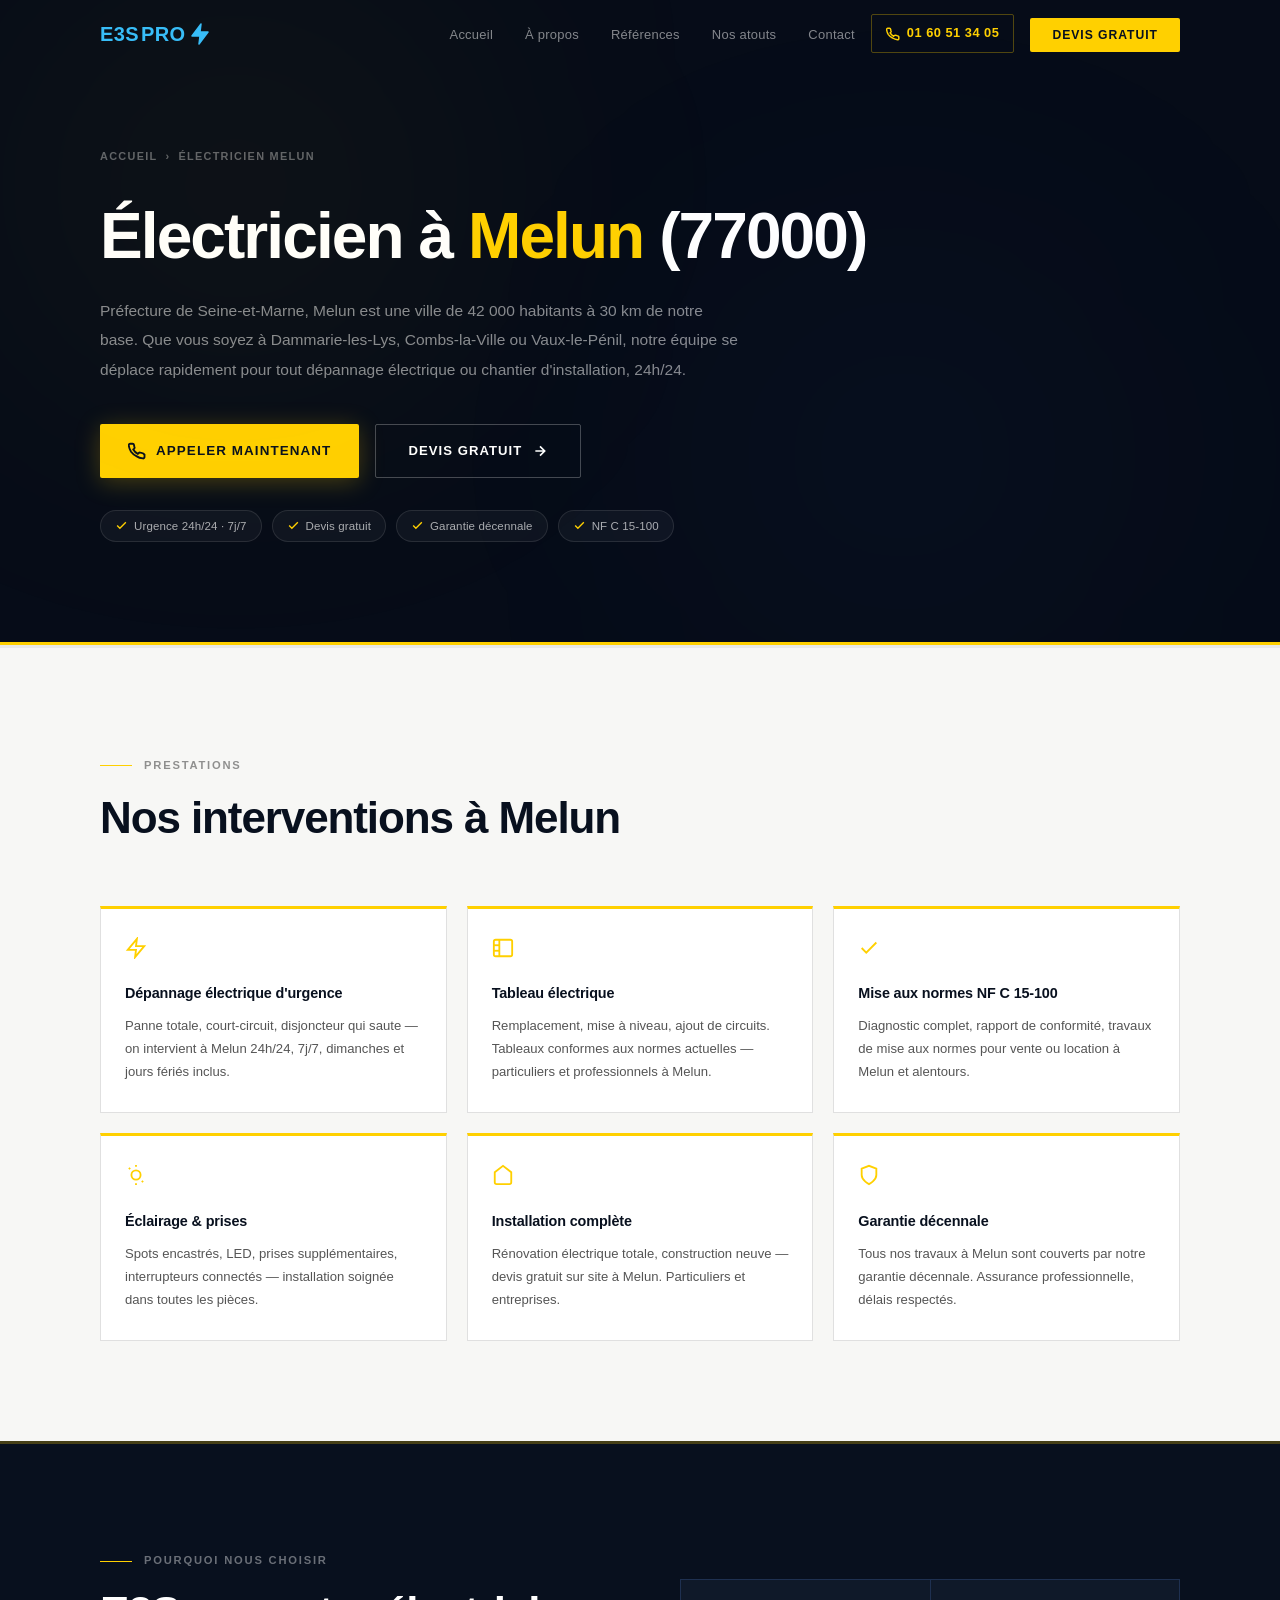
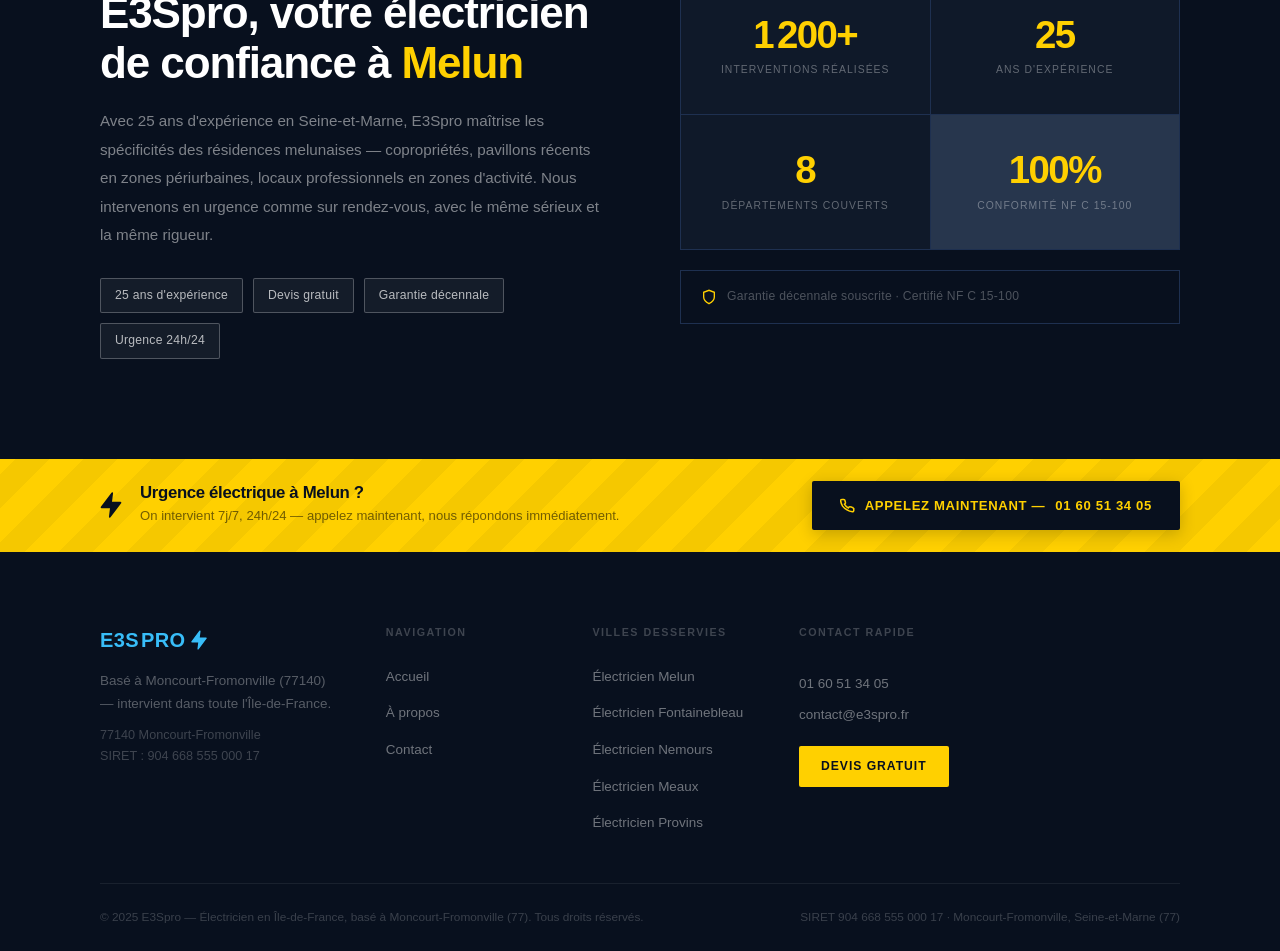
<file: electricien-melun.html>
<!DOCTYPE html>
<html lang="fr">
<head>
  <meta charset="UTF-8" />
  <meta name="viewport" content="width=device-width, initial-scale=1.0" />
  <title>Électricien Melun (77000) — Dépannage 24h/24 · E3Spro</title>
  <meta name="description" content="Électricien professionnel à Melun (77000). E3Spro intervient rapidement pour dépannage électrique 24h/24, remplacement de tableau, mise aux normes NF C 15-100. Devis gratuit." />
  <meta name="robots" content="index, follow" />
  <link rel="canonical" href="https://e3spro.fr/electricien-melun.html" />
  <meta name="referrer" content="strict-origin-when-cross-origin" />
  <meta http-equiv="X-Content-Type-Options" content="nosniff" />
  <meta http-equiv="Content-Security-Policy" content="default-src 'self'; script-src 'self'; style-src 'self' https://fonts.googleapis.com; font-src https://fonts.gstatic.com; img-src 'self' data:; form-action https://formsubmit.co; base-uri 'self'; connect-src 'none';" />

  <meta property="og:type" content="website" />
  <meta property="og:title" content="Électricien Melun (77000) — E3Spro" />
  <meta property="og:description" content="Électricien professionnel à Melun (77000). E3Spro intervient rapidement pour dépannage électrique 24h/24, remplacement de tableau, mise aux normes NF C 15-100. Devis gratuit." />
  <meta property="og:url" content="https://e3spro.fr/electricien-melun.html" />

  <script type="application/ld+json">
  {
    "@context": "https://schema.org",
    "@type": "ElectricalContractor",
    "name": "E3Spro",
    "telephone": "+33160513405",
    "email": "contact@e3spro.fr",
    "url": "https://e3spro.fr",
    "areaServed": {"@type": "City", "name": "Melun", "postalCode": "77000"},
    "address": {
      "@type": "PostalAddress",
      "addressLocality": "Moncourt-Fromonville",
      "postalCode": "77140",
      "addressRegion": "Seine-et-Marne",
      "addressCountry": "FR"
    }
  }
  </script>

  <link rel="preconnect" href="https://fonts.googleapis.com" />
  <link rel="preconnect" href="https://fonts.gstatic.com" crossorigin />
  <link href="https://fonts.googleapis.com/css2?family=Syne:wght@700;800&family=Inter:wght@400;500;600&display=swap" rel="stylesheet" />
  <link rel="stylesheet" href="css/style.css" />
</head>
<body>

  <header class="nav-header" id="nav-header">
    <nav class="nav-container">
      <a href="index.html" class="nav-logo">
        <span class="logo-e3s">E3S</span><span class="logo-pro">pro</span>
        <span class="logo-bolt">
          <svg width="18" height="22" viewBox="0 0 18 22" fill="none"><path d="M10 1L1 13H9L8 21L17 9H9L10 1Z" fill="currentColor" stroke="currentColor" stroke-width="1.5" stroke-linejoin="round"/></svg>
        </span>
      </a>
      <ul class="nav-links" id="nav-links">
        <li><a href="index.html" class="nav-link">Accueil</a></li>
        <li><a href="index.html#presentation" class="nav-link">À propos</a></li>
        <li><a href="index.html#confiance" class="nav-link">Références</a></li>
        <li><a href="index.html#atouts" class="nav-link">Nos atouts</a></li>
        <li><a href="index.html#contact" class="nav-link">Contact</a></li>
        <li>
          <a href="tel:+33160513405" class="nav-phone">
            <svg width="14" height="14" viewBox="0 0 24 24" fill="none" stroke="currentColor" stroke-width="2.5"><path d="M22 16.92v3a2 2 0 0 1-2.18 2 19.79 19.79 0 0 1-8.63-3.07A19.5 19.5 0 0 1 4.07 13a19.79 19.79 0 0 1-3.07-8.67A2 2 0 0 1 3 2.26h3a2 2 0 0 1 2 1.72c.128.96.341 1.906.63 2.81a2 2 0 0 1-.45 2.11L7.09 9.91a16 16 0 0 0 6 6l1.27-1.27a2 2 0 0 1 2.11-.45c.904.29 1.85.502 2.81.63A2 2 0 0 1 21 16z"/></svg>
            01 60 51 34 05
          </a>
        </li>
        <li><a href="index.html#contact" class="nav-cta-btn">Devis gratuit</a></li>
      </ul>
      <button class="nav-burger" id="nav-burger" aria-label="Menu">
        <span></span><span></span><span></span>
      </button>
    </nav>
  </header>

  <section class="city-hero">
    <div class="city-hero__bg">
      <div class="hero-glow hero-glow--1"></div>
      <div class="hero-glow hero-glow--2"></div>
    </div>
    <div class="container">
      <nav class="city-breadcrumb" aria-label="Fil d'Ariane">
        <a href="index.html">Accueil</a>
        <span>›</span>
        <span>Électricien Melun</span>
      </nav>
      <h1 class="city-h1">Électricien à <span class="accent">Melun</span> (77000)</h1>
      <p class="city-desc">Préfecture de Seine-et-Marne, Melun est une ville de 42 000 habitants à 30 km de notre base. Que vous soyez à Dammarie-les-Lys, Combs-la-Ville ou Vaux-le-Pénil, notre équipe se déplace rapidement pour tout dépannage électrique ou chantier d'installation, 24h/24.</p>
      <div class="city-cta">
        <a href="tel:+33160513405" class="btn btn--primary btn--call-hero">
          <svg width="18" height="18" viewBox="0 0 24 24" fill="none" stroke="currentColor" stroke-width="2.5"><path d="M22 16.92v3a2 2 0 0 1-2.18 2 19.79 19.79 0 0 1-8.63-3.07A19.5 19.5 0 0 1 4.07 13a19.79 19.79 0 0 1-3.07-8.67A2 2 0 0 1 3 2.26h3a2 2 0 0 1 2 1.72c.128.96.341 1.906.63 2.81a2 2 0 0 1-.45 2.11L7.09 9.91a16 16 0 0 0 6 6l1.27-1.27a2 2 0 0 1 2.11-.45c.904.29 1.85.502 2.81.63A2 2 0 0 1 21 16z"/></svg>
          Appeler maintenant
        </a>
        <a href="index.html#contact" class="btn btn--outline">
          Devis gratuit
          <svg width="16" height="16" viewBox="0 0 24 24" fill="none" stroke="currentColor" stroke-width="2.5"><path d="M5 12h14M12 5l7 7-7 7"/></svg>
        </a>
      </div>
      <div class="city-pills">
        <span class="avail-pill"><svg width="13" height="13" viewBox="0 0 24 24" fill="none" stroke="currentColor" stroke-width="2.5"><polyline points="20 6 9 17 4 12"/></svg>Urgence 24h/24 · 7j/7</span>
        <span class="avail-pill"><svg width="13" height="13" viewBox="0 0 24 24" fill="none" stroke="currentColor" stroke-width="2.5"><polyline points="20 6 9 17 4 12"/></svg>Devis gratuit</span>
        <span class="avail-pill"><svg width="13" height="13" viewBox="0 0 24 24" fill="none" stroke="currentColor" stroke-width="2.5"><polyline points="20 6 9 17 4 12"/></svg>Garantie décennale</span>
        <span class="avail-pill"><svg width="13" height="13" viewBox="0 0 24 24" fill="none" stroke="currentColor" stroke-width="2.5"><polyline points="20 6 9 17 4 12"/></svg>NF C 15-100</span>
      </div>
    </div>
  </section>

  <section class="city-services">
    <div class="container">
      <div class="section-header">
        <p class="section-label">Prestations</p>
        <h2 class="section-title">Nos interventions à Melun</h2>
      </div>
      <div class="city-services-grid">
        <div class="city-service-item">
          <div class="city-service-icon"><svg width="22" height="22" viewBox="0 0 24 24" fill="none" stroke="currentColor" stroke-width="2"><path d="M13 2L3 14h9l-1 8 10-12h-9l1-8z"/></svg></div>
          <h3>Dépannage électrique d'urgence</h3>
          <p>Panne totale, court-circuit, disjoncteur qui saute — on intervient à Melun 24h/24, 7j/7, dimanches et jours fériés inclus.</p>
        </div>
        <div class="city-service-item">
          <div class="city-service-icon"><svg width="22" height="22" viewBox="0 0 24 24" fill="none" stroke="currentColor" stroke-width="2"><rect x="2" y="3" width="20" height="18" rx="2"/><line x1="8" y1="3" x2="8" y2="21"/><line x1="2" y1="9" x2="8" y2="9"/><line x1="2" y1="15" x2="8" y2="15"/></svg></div>
          <h3>Tableau électrique</h3>
          <p>Remplacement, mise à niveau, ajout de circuits. Tableaux conformes aux normes actuelles — particuliers et professionnels à Melun.</p>
        </div>
        <div class="city-service-item">
          <div class="city-service-icon"><svg width="22" height="22" viewBox="0 0 24 24" fill="none" stroke="currentColor" stroke-width="2"><polyline points="20 6 9 17 4 12"/></svg></div>
          <h3>Mise aux normes NF C 15-100</h3>
          <p>Diagnostic complet, rapport de conformité, travaux de mise aux normes pour vente ou location à Melun et alentours.</p>
        </div>
        <div class="city-service-item">
          <div class="city-service-icon"><svg width="22" height="22" viewBox="0 0 24 24" fill="none" stroke="currentColor" stroke-width="2"><circle cx="12" cy="12" r="5"/><line x1="12" y1="1" x2="12" y2="3"/><line x1="12" y1="21" x2="12" y2="23"/><line x1="4.22" y1="4.22" x2="5.64" y2="5.64"/><line x1="18.36" y1="18.36" x2="19.78" y2="19.78"/></svg></div>
          <h3>Éclairage & prises</h3>
          <p>Spots encastrés, LED, prises supplémentaires, interrupteurs connectés — installation soignée dans toutes les pièces.</p>
        </div>
        <div class="city-service-item">
          <div class="city-service-icon"><svg width="22" height="22" viewBox="0 0 24 24" fill="none" stroke="currentColor" stroke-width="2"><path d="M3 9l9-7 9 7v11a2 2 0 0 1-2 2H5a2 2 0 0 1-2-2z"/></svg></div>
          <h3>Installation complète</h3>
          <p>Rénovation électrique totale, construction neuve — devis gratuit sur site à Melun. Particuliers et entreprises.</p>
        </div>
        <div class="city-service-item">
          <div class="city-service-icon"><svg width="22" height="22" viewBox="0 0 24 24" fill="none" stroke="currentColor" stroke-width="2"><path d="M12 22s8-4 8-10V5l-8-3-8 3v7c0 6 8 10 8 10z"/></svg></div>
          <h3>Garantie décennale</h3>
          <p>Tous nos travaux à Melun sont couverts par notre garantie décennale. Assurance professionnelle, délais respectés.</p>
        </div>
      </div>
    </div>
  </section>

  <section class="city-why">
    <div class="container">
      <div class="city-why__inner">
        <div>
          <p class="section-label section-label--dark">Pourquoi nous choisir</p>
          <h2 class="section-title section-title--light">E3Spro, votre électricien<br />de confiance à <span class="accent">Melun</span></h2>
          <p class="city-why__desc">Avec 25 ans d'expérience en Seine-et-Marne, E3Spro maîtrise les spécificités des résidences melunaises — copropriétés, pavillons récents en zones périurbaines, locaux professionnels en zones d'activité. Nous intervenons en urgence comme sur rendez-vous, avec le même sérieux et la même rigueur.</p>
          <div class="city-tags">
            <span class="tag tag--dark">25 ans d'expérience</span>
            <span class="tag tag--dark">Devis gratuit</span>
            <span class="tag tag--dark">Garantie décennale</span>
            <span class="tag tag--dark">Urgence 24h/24</span>
          </div>
        </div>
        <div class="about-stats-wrap">
          <div class="about-stats-grid">
            <div class="about-stat-item"><span class="about-stat-num">1&#x202F;200+</span><span class="about-stat-label">Interventions réalisées</span></div>
            <div class="about-stat-item"><span class="about-stat-num">25</span><span class="about-stat-label">Ans d'expérience</span></div>
            <div class="about-stat-item"><span class="about-stat-num">8</span><span class="about-stat-label">Départements couverts</span></div>
            <div class="about-stat-item about-stat-item--accent"><span class="about-stat-num">100%</span><span class="about-stat-label">Conformité NF C 15-100</span></div>
          </div>
          <div class="about-certif">
            <svg width="16" height="16" viewBox="0 0 24 24" fill="none" stroke="currentColor" stroke-width="2"><path d="M12 22s8-4 8-10V5l-8-3-8 3v7c0 6 8 10 8 10z"/></svg>
            Garantie décennale souscrite · Certifié NF C 15-100
          </div>
        </div>
      </div>
    </div>
  </section>

  <div class="urgence-banner">
    <div class="urgence-banner__inner">
      <div class="urgence-banner__left">
        <span class="urgence-banner__bolt">
          <svg width="22" height="26" viewBox="0 0 18 22" fill="none"><path d="M10 1L1 13H9L8 21L17 9H9L10 1Z" fill="currentColor" stroke="currentColor" stroke-width="1.5" stroke-linejoin="round"/></svg>
        </span>
        <div class="urgence-banner__text">
          <strong>Urgence électrique à Melun ?</strong>
          <span>On intervient 7j/7, 24h/24 — appelez maintenant, nous répondons immédiatement.</span>
        </div>
      </div>
      <a href="tel:+33160513405" class="urgence-banner__btn">
        <svg width="15" height="15" viewBox="0 0 24 24" fill="none" stroke="currentColor" stroke-width="2.5"><path d="M22 16.92v3a2 2 0 0 1-2.18 2 19.79 19.79 0 0 1-8.63-3.07A19.5 19.5 0 0 1 4.07 13a19.79 19.79 0 0 1-3.07-8.67A2 2 0 0 1 3 2.26h3a2 2 0 0 1 2 1.72c.128.96.341 1.906.63 2.81a2 2 0 0 1-.45 2.11L7.09 9.91a16 16 0 0 0 6 6l1.27-1.27a2 2 0 0 1 2.11-.45c.904.29 1.85.502 2.81.63A2 2 0 0 1 21 16z"/></svg>
        <span class="btn-long-label">Appelez maintenant — </span>01 60 51 34 05
      </a>
    </div>
  </div>

  <footer class="footer">
    <div class="container">
      <div class="footer-top">
        <div class="footer-brand">
          <a href="index.html" class="nav-logo nav-logo--footer">
            <span class="logo-e3s">E3S</span><span class="logo-pro">pro</span>
            <span class="logo-bolt">
              <svg width="16" height="20" viewBox="0 0 18 22" fill="none"><path d="M10 1L1 13H9L8 21L17 9H9L10 1Z" fill="currentColor" stroke="currentColor" stroke-width="1.5" stroke-linejoin="round"/></svg>
            </span>
          </a>
          <p>Basé à Moncourt-Fromonville (77140)<br />— intervient dans toute l'Île-de-France.</p>
          <address class="footer-address">77140 Moncourt-Fromonville<br />SIRET : 904 668 555 000 17</address>
        </div>
        <div class="footer-links">
          <h4>Navigation</h4>
          <ul>
            <li><a href="index.html">Accueil</a></li>
            <li><a href="index.html#presentation">À propos</a></li>
            <li><a href="index.html#contact">Contact</a></li>
          </ul>
        </div>
        <div class="footer-links">
          <h4>Villes desservies</h4>
          <ul>
            <li><a href="electricien-melun.html">Électricien Melun</a></li>
            <li><a href="electricien-fontainebleau.html">Électricien Fontainebleau</a></li>
            <li><a href="electricien-nemours.html">Électricien Nemours</a></li>
            <li><a href="electricien-meaux.html">Électricien Meaux</a></li>
            <li><a href="electricien-provins.html">Électricien Provins</a></li>
          </ul>
        </div>
        <div class="footer-contact">
          <h4>Contact rapide</h4>
          <a href="tel:+33160513405">01 60 51 34 05</a>
          <a href="mailto:contact@e3spro.fr">contact@e3spro.fr</a>
          <a href="index.html#contact" class="btn btn--primary btn--sm">Devis gratuit</a>
        </div>
      </div>
      <div class="footer-bottom">
        <p>&copy; 2025 E3Spro — Électricien en Île-de-France, basé à Moncourt-Fromonville (77). Tous droits réservés.</p>
        <p>SIRET 904 668 555 000 17 · Moncourt-Fromonville, Seine-et-Marne (77)</p>
      </div>
    </div>
  </footer>

  <script src="js/main.js"></script>
</body>
</html>
</file>
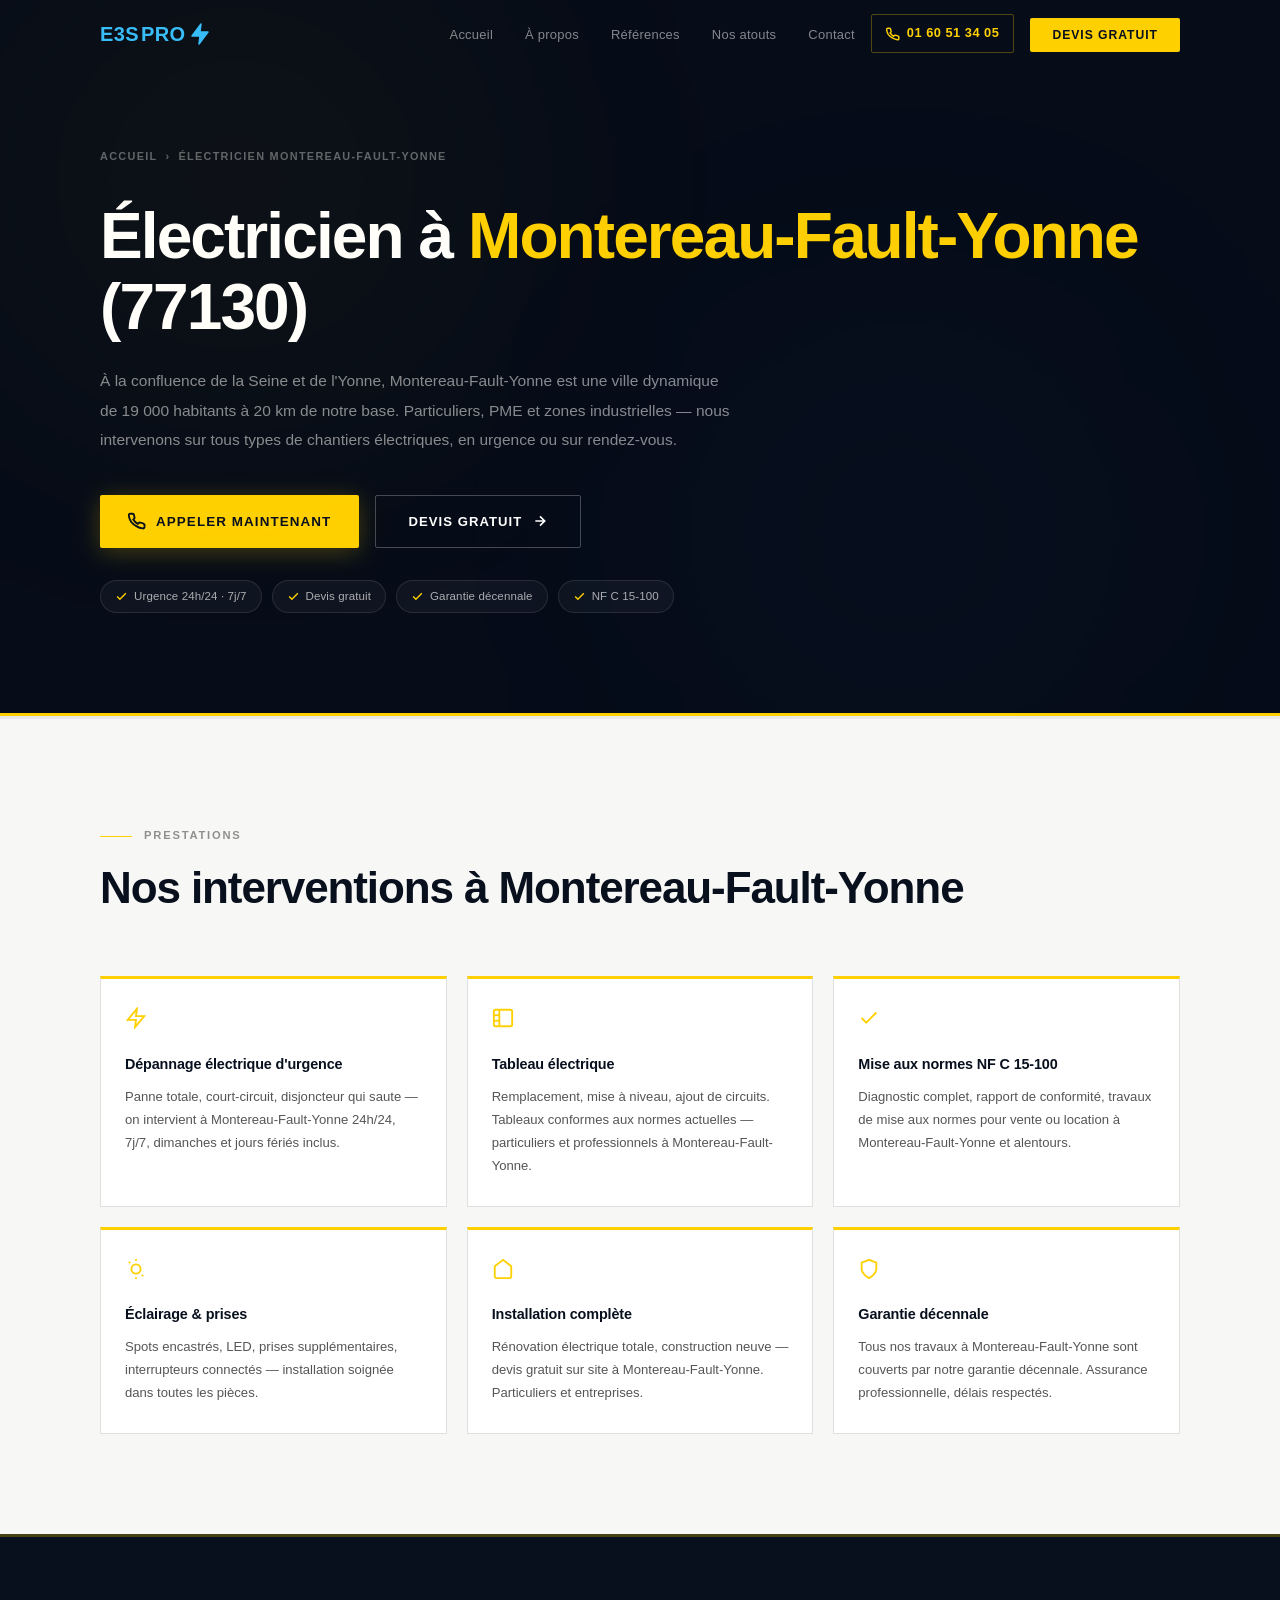
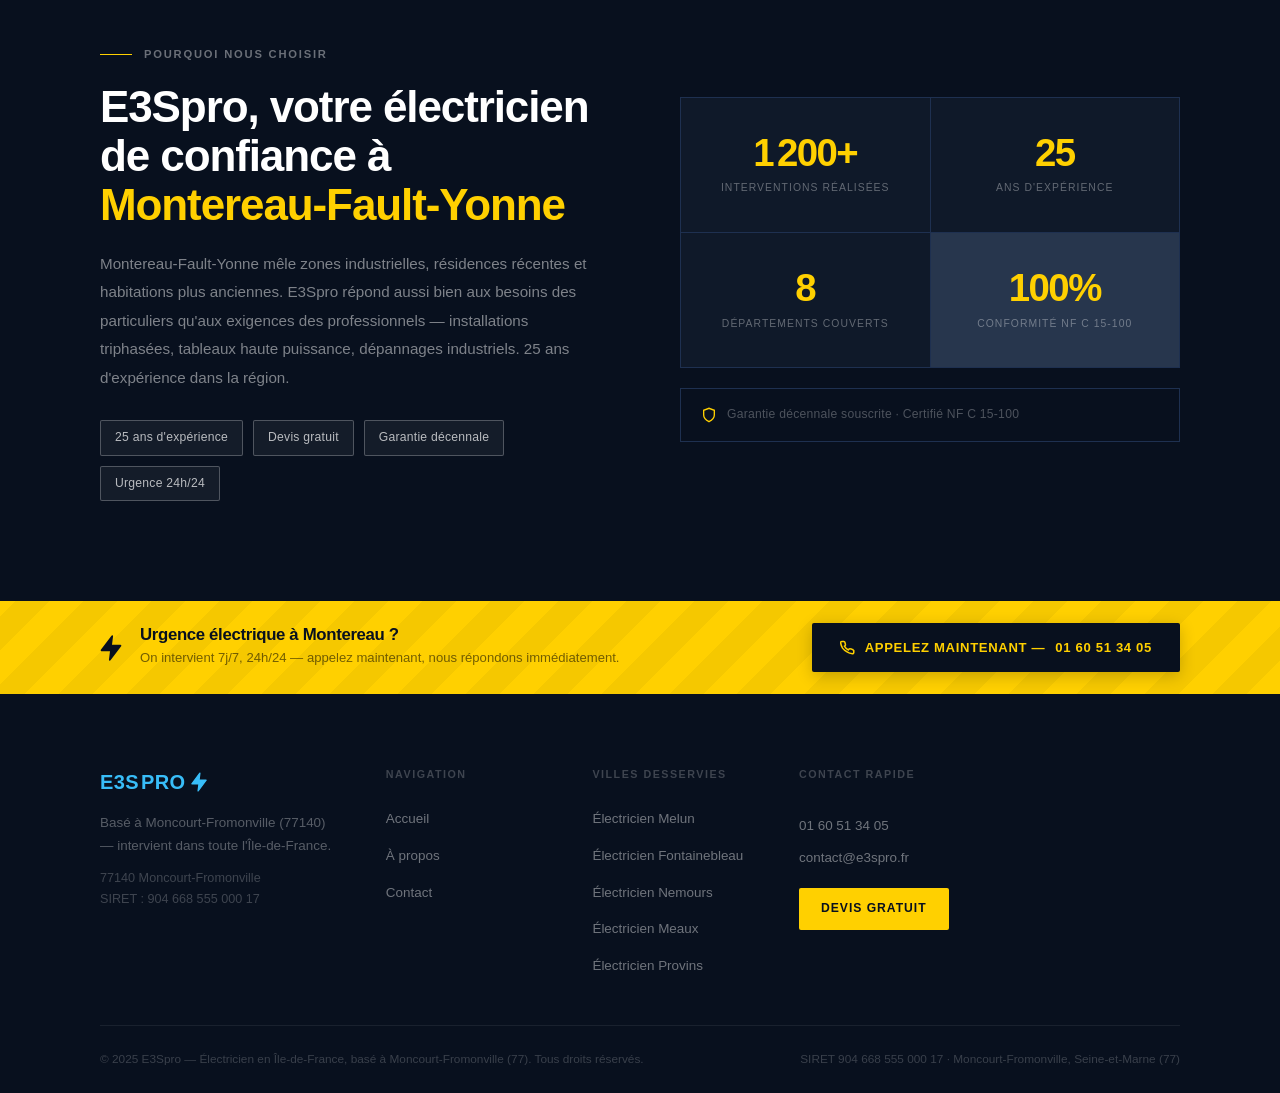
<file: electricien-montereau-fault-yonne.html>
<!DOCTYPE html>
<html lang="fr">
<head>
  <meta charset="UTF-8" />
  <meta name="viewport" content="width=device-width, initial-scale=1.0" />
  <title>Électricien Montereau-Fault-Yonne (77130) — 24h/24 · E3Spro</title>
  <meta name="description" content="Électricien professionnel à Montereau-Fault-Yonne (77130). E3Spro intervient rapidement pour dépannage électrique 24h/24, installation, tableau électrique. Devis gratuit." />
  <meta name="robots" content="index, follow" />
  <link rel="canonical" href="https://e3spro.fr/electricien-montereau-fault-yonne.html" />
  <meta name="referrer" content="strict-origin-when-cross-origin" />
  <meta http-equiv="X-Content-Type-Options" content="nosniff" />
  <meta http-equiv="Content-Security-Policy" content="default-src 'self'; script-src 'self'; style-src 'self' https://fonts.googleapis.com; font-src https://fonts.gstatic.com; img-src 'self' data:; form-action https://formsubmit.co; base-uri 'self'; connect-src 'none';" />

  <meta property="og:type" content="website" />
  <meta property="og:title" content="Électricien Montereau-Fault-Yonne (77130) — E3Spro" />
  <meta property="og:description" content="Électricien professionnel à Montereau-Fault-Yonne (77130). E3Spro intervient rapidement pour dépannage électrique 24h/24, installation, tableau électrique. Devis gratuit." />
  <meta property="og:url" content="https://e3spro.fr/electricien-montereau-fault-yonne.html" />

  <script type="application/ld+json">
  {
    "@context": "https://schema.org",
    "@type": "ElectricalContractor",
    "name": "E3Spro",
    "telephone": "+33160513405",
    "email": "contact@e3spro.fr",
    "url": "https://e3spro.fr",
    "areaServed": {"@type": "City", "name": "Montereau-Fault-Yonne", "postalCode": "77130"},
    "address": {
      "@type": "PostalAddress",
      "addressLocality": "Moncourt-Fromonville",
      "postalCode": "77140",
      "addressRegion": "Seine-et-Marne",
      "addressCountry": "FR"
    }
  }
  </script>

  <link rel="preconnect" href="https://fonts.googleapis.com" />
  <link rel="preconnect" href="https://fonts.gstatic.com" crossorigin />
  <link href="https://fonts.googleapis.com/css2?family=Syne:wght@700;800&family=Inter:wght@400;500;600&display=swap" rel="stylesheet" />
  <link rel="stylesheet" href="css/style.css" />
</head>
<body>

  <header class="nav-header" id="nav-header">
    <nav class="nav-container">
      <a href="index.html" class="nav-logo">
        <span class="logo-e3s">E3S</span><span class="logo-pro">pro</span>
        <span class="logo-bolt">
          <svg width="18" height="22" viewBox="0 0 18 22" fill="none"><path d="M10 1L1 13H9L8 21L17 9H9L10 1Z" fill="currentColor" stroke="currentColor" stroke-width="1.5" stroke-linejoin="round"/></svg>
        </span>
      </a>
      <ul class="nav-links" id="nav-links">
        <li><a href="index.html" class="nav-link">Accueil</a></li>
        <li><a href="index.html#presentation" class="nav-link">À propos</a></li>
        <li><a href="index.html#confiance" class="nav-link">Références</a></li>
        <li><a href="index.html#atouts" class="nav-link">Nos atouts</a></li>
        <li><a href="index.html#contact" class="nav-link">Contact</a></li>
        <li>
          <a href="tel:+33160513405" class="nav-phone">
            <svg width="14" height="14" viewBox="0 0 24 24" fill="none" stroke="currentColor" stroke-width="2.5"><path d="M22 16.92v3a2 2 0 0 1-2.18 2 19.79 19.79 0 0 1-8.63-3.07A19.5 19.5 0 0 1 4.07 13a19.79 19.79 0 0 1-3.07-8.67A2 2 0 0 1 3 2.26h3a2 2 0 0 1 2 1.72c.128.96.341 1.906.63 2.81a2 2 0 0 1-.45 2.11L7.09 9.91a16 16 0 0 0 6 6l1.27-1.27a2 2 0 0 1 2.11-.45c.904.29 1.85.502 2.81.63A2 2 0 0 1 21 16z"/></svg>
            01 60 51 34 05
          </a>
        </li>
        <li><a href="index.html#contact" class="nav-cta-btn">Devis gratuit</a></li>
      </ul>
      <button class="nav-burger" id="nav-burger" aria-label="Menu">
        <span></span><span></span><span></span>
      </button>
    </nav>
  </header>

  <section class="city-hero">
    <div class="city-hero__bg">
      <div class="hero-glow hero-glow--1"></div>
      <div class="hero-glow hero-glow--2"></div>
    </div>
    <div class="container">
      <nav class="city-breadcrumb" aria-label="Fil d'Ariane">
        <a href="index.html">Accueil</a>
        <span>›</span>
        <span>Électricien Montereau-Fault-Yonne</span>
      </nav>
      <h1 class="city-h1">Électricien à <span class="accent">Montereau-Fault-Yonne</span> (77130)</h1>
      <p class="city-desc">À la confluence de la Seine et de l'Yonne, Montereau-Fault-Yonne est une ville dynamique de 19 000 habitants à 20 km de notre base. Particuliers, PME et zones industrielles — nous intervenons sur tous types de chantiers électriques, en urgence ou sur rendez-vous.</p>
      <div class="city-cta">
        <a href="tel:+33160513405" class="btn btn--primary btn--call-hero">
          <svg width="18" height="18" viewBox="0 0 24 24" fill="none" stroke="currentColor" stroke-width="2.5"><path d="M22 16.92v3a2 2 0 0 1-2.18 2 19.79 19.79 0 0 1-8.63-3.07A19.5 19.5 0 0 1 4.07 13a19.79 19.79 0 0 1-3.07-8.67A2 2 0 0 1 3 2.26h3a2 2 0 0 1 2 1.72c.128.96.341 1.906.63 2.81a2 2 0 0 1-.45 2.11L7.09 9.91a16 16 0 0 0 6 6l1.27-1.27a2 2 0 0 1 2.11-.45c.904.29 1.85.502 2.81.63A2 2 0 0 1 21 16z"/></svg>
          Appeler maintenant
        </a>
        <a href="index.html#contact" class="btn btn--outline">
          Devis gratuit
          <svg width="16" height="16" viewBox="0 0 24 24" fill="none" stroke="currentColor" stroke-width="2.5"><path d="M5 12h14M12 5l7 7-7 7"/></svg>
        </a>
      </div>
      <div class="city-pills">
        <span class="avail-pill"><svg width="13" height="13" viewBox="0 0 24 24" fill="none" stroke="currentColor" stroke-width="2.5"><polyline points="20 6 9 17 4 12"/></svg>Urgence 24h/24 · 7j/7</span>
        <span class="avail-pill"><svg width="13" height="13" viewBox="0 0 24 24" fill="none" stroke="currentColor" stroke-width="2.5"><polyline points="20 6 9 17 4 12"/></svg>Devis gratuit</span>
        <span class="avail-pill"><svg width="13" height="13" viewBox="0 0 24 24" fill="none" stroke="currentColor" stroke-width="2.5"><polyline points="20 6 9 17 4 12"/></svg>Garantie décennale</span>
        <span class="avail-pill"><svg width="13" height="13" viewBox="0 0 24 24" fill="none" stroke="currentColor" stroke-width="2.5"><polyline points="20 6 9 17 4 12"/></svg>NF C 15-100</span>
      </div>
    </div>
  </section>

  <section class="city-services">
    <div class="container">
      <div class="section-header">
        <p class="section-label">Prestations</p>
        <h2 class="section-title">Nos interventions à Montereau-Fault-Yonne</h2>
      </div>
      <div class="city-services-grid">
        <div class="city-service-item">
          <div class="city-service-icon"><svg width="22" height="22" viewBox="0 0 24 24" fill="none" stroke="currentColor" stroke-width="2"><path d="M13 2L3 14h9l-1 8 10-12h-9l1-8z"/></svg></div>
          <h3>Dépannage électrique d'urgence</h3>
          <p>Panne totale, court-circuit, disjoncteur qui saute — on intervient à Montereau-Fault-Yonne 24h/24, 7j/7, dimanches et jours fériés inclus.</p>
        </div>
        <div class="city-service-item">
          <div class="city-service-icon"><svg width="22" height="22" viewBox="0 0 24 24" fill="none" stroke="currentColor" stroke-width="2"><rect x="2" y="3" width="20" height="18" rx="2"/><line x1="8" y1="3" x2="8" y2="21"/><line x1="2" y1="9" x2="8" y2="9"/><line x1="2" y1="15" x2="8" y2="15"/></svg></div>
          <h3>Tableau électrique</h3>
          <p>Remplacement, mise à niveau, ajout de circuits. Tableaux conformes aux normes actuelles — particuliers et professionnels à Montereau-Fault-Yonne.</p>
        </div>
        <div class="city-service-item">
          <div class="city-service-icon"><svg width="22" height="22" viewBox="0 0 24 24" fill="none" stroke="currentColor" stroke-width="2"><polyline points="20 6 9 17 4 12"/></svg></div>
          <h3>Mise aux normes NF C 15-100</h3>
          <p>Diagnostic complet, rapport de conformité, travaux de mise aux normes pour vente ou location à Montereau-Fault-Yonne et alentours.</p>
        </div>
        <div class="city-service-item">
          <div class="city-service-icon"><svg width="22" height="22" viewBox="0 0 24 24" fill="none" stroke="currentColor" stroke-width="2"><circle cx="12" cy="12" r="5"/><line x1="12" y1="1" x2="12" y2="3"/><line x1="12" y1="21" x2="12" y2="23"/><line x1="4.22" y1="4.22" x2="5.64" y2="5.64"/><line x1="18.36" y1="18.36" x2="19.78" y2="19.78"/></svg></div>
          <h3>Éclairage & prises</h3>
          <p>Spots encastrés, LED, prises supplémentaires, interrupteurs connectés — installation soignée dans toutes les pièces.</p>
        </div>
        <div class="city-service-item">
          <div class="city-service-icon"><svg width="22" height="22" viewBox="0 0 24 24" fill="none" stroke="currentColor" stroke-width="2"><path d="M3 9l9-7 9 7v11a2 2 0 0 1-2 2H5a2 2 0 0 1-2-2z"/></svg></div>
          <h3>Installation complète</h3>
          <p>Rénovation électrique totale, construction neuve — devis gratuit sur site à Montereau-Fault-Yonne. Particuliers et entreprises.</p>
        </div>
        <div class="city-service-item">
          <div class="city-service-icon"><svg width="22" height="22" viewBox="0 0 24 24" fill="none" stroke="currentColor" stroke-width="2"><path d="M12 22s8-4 8-10V5l-8-3-8 3v7c0 6 8 10 8 10z"/></svg></div>
          <h3>Garantie décennale</h3>
          <p>Tous nos travaux à Montereau-Fault-Yonne sont couverts par notre garantie décennale. Assurance professionnelle, délais respectés.</p>
        </div>
      </div>
    </div>
  </section>

  <section class="city-why">
    <div class="container">
      <div class="city-why__inner">
        <div>
          <p class="section-label section-label--dark">Pourquoi nous choisir</p>
          <h2 class="section-title section-title--light">E3Spro, votre électricien<br />de confiance à <span class="accent">Montereau-Fault-Yonne</span></h2>
          <p class="city-why__desc">Montereau-Fault-Yonne mêle zones industrielles, résidences récentes et habitations plus anciennes. E3Spro répond aussi bien aux besoins des particuliers qu'aux exigences des professionnels — installations triphasées, tableaux haute puissance, dépannages industriels. 25 ans d'expérience dans la région.</p>
          <div class="city-tags">
            <span class="tag tag--dark">25 ans d'expérience</span>
            <span class="tag tag--dark">Devis gratuit</span>
            <span class="tag tag--dark">Garantie décennale</span>
            <span class="tag tag--dark">Urgence 24h/24</span>
          </div>
        </div>
        <div class="about-stats-wrap">
          <div class="about-stats-grid">
            <div class="about-stat-item"><span class="about-stat-num">1&#x202F;200+</span><span class="about-stat-label">Interventions réalisées</span></div>
            <div class="about-stat-item"><span class="about-stat-num">25</span><span class="about-stat-label">Ans d'expérience</span></div>
            <div class="about-stat-item"><span class="about-stat-num">8</span><span class="about-stat-label">Départements couverts</span></div>
            <div class="about-stat-item about-stat-item--accent"><span class="about-stat-num">100%</span><span class="about-stat-label">Conformité NF C 15-100</span></div>
          </div>
          <div class="about-certif">
            <svg width="16" height="16" viewBox="0 0 24 24" fill="none" stroke="currentColor" stroke-width="2"><path d="M12 22s8-4 8-10V5l-8-3-8 3v7c0 6 8 10 8 10z"/></svg>
            Garantie décennale souscrite · Certifié NF C 15-100
          </div>
        </div>
      </div>
    </div>
  </section>

  <div class="urgence-banner">
    <div class="urgence-banner__inner">
      <div class="urgence-banner__left">
        <span class="urgence-banner__bolt">
          <svg width="22" height="26" viewBox="0 0 18 22" fill="none"><path d="M10 1L1 13H9L8 21L17 9H9L10 1Z" fill="currentColor" stroke="currentColor" stroke-width="1.5" stroke-linejoin="round"/></svg>
        </span>
        <div class="urgence-banner__text">
          <strong>Urgence électrique à Montereau ?</strong>
          <span>On intervient 7j/7, 24h/24 — appelez maintenant, nous répondons immédiatement.</span>
        </div>
      </div>
      <a href="tel:+33160513405" class="urgence-banner__btn">
        <svg width="15" height="15" viewBox="0 0 24 24" fill="none" stroke="currentColor" stroke-width="2.5"><path d="M22 16.92v3a2 2 0 0 1-2.18 2 19.79 19.79 0 0 1-8.63-3.07A19.5 19.5 0 0 1 4.07 13a19.79 19.79 0 0 1-3.07-8.67A2 2 0 0 1 3 2.26h3a2 2 0 0 1 2 1.72c.128.96.341 1.906.63 2.81a2 2 0 0 1-.45 2.11L7.09 9.91a16 16 0 0 0 6 6l1.27-1.27a2 2 0 0 1 2.11-.45c.904.29 1.85.502 2.81.63A2 2 0 0 1 21 16z"/></svg>
        <span class="btn-long-label">Appelez maintenant — </span>01 60 51 34 05
      </a>
    </div>
  </div>

  <footer class="footer">
    <div class="container">
      <div class="footer-top">
        <div class="footer-brand">
          <a href="index.html" class="nav-logo nav-logo--footer">
            <span class="logo-e3s">E3S</span><span class="logo-pro">pro</span>
            <span class="logo-bolt">
              <svg width="16" height="20" viewBox="0 0 18 22" fill="none"><path d="M10 1L1 13H9L8 21L17 9H9L10 1Z" fill="currentColor" stroke="currentColor" stroke-width="1.5" stroke-linejoin="round"/></svg>
            </span>
          </a>
          <p>Basé à Moncourt-Fromonville (77140)<br />— intervient dans toute l'Île-de-France.</p>
          <address class="footer-address">77140 Moncourt-Fromonville<br />SIRET : 904 668 555 000 17</address>
        </div>
        <div class="footer-links">
          <h4>Navigation</h4>
          <ul>
            <li><a href="index.html">Accueil</a></li>
            <li><a href="index.html#presentation">À propos</a></li>
            <li><a href="index.html#contact">Contact</a></li>
          </ul>
        </div>
        <div class="footer-links">
          <h4>Villes desservies</h4>
          <ul>
            <li><a href="electricien-melun.html">Électricien Melun</a></li>
            <li><a href="electricien-fontainebleau.html">Électricien Fontainebleau</a></li>
            <li><a href="electricien-nemours.html">Électricien Nemours</a></li>
            <li><a href="electricien-meaux.html">Électricien Meaux</a></li>
            <li><a href="electricien-provins.html">Électricien Provins</a></li>
          </ul>
        </div>
        <div class="footer-contact">
          <h4>Contact rapide</h4>
          <a href="tel:+33160513405">01 60 51 34 05</a>
          <a href="mailto:contact@e3spro.fr">contact@e3spro.fr</a>
          <a href="index.html#contact" class="btn btn--primary btn--sm">Devis gratuit</a>
        </div>
      </div>
      <div class="footer-bottom">
        <p>&copy; 2025 E3Spro — Électricien en Île-de-France, basé à Moncourt-Fromonville (77). Tous droits réservés.</p>
        <p>SIRET 904 668 555 000 17 · Moncourt-Fromonville, Seine-et-Marne (77)</p>
      </div>
    </div>
  </footer>

  <script src="js/main.js"></script>
</body>
</html>
</file>
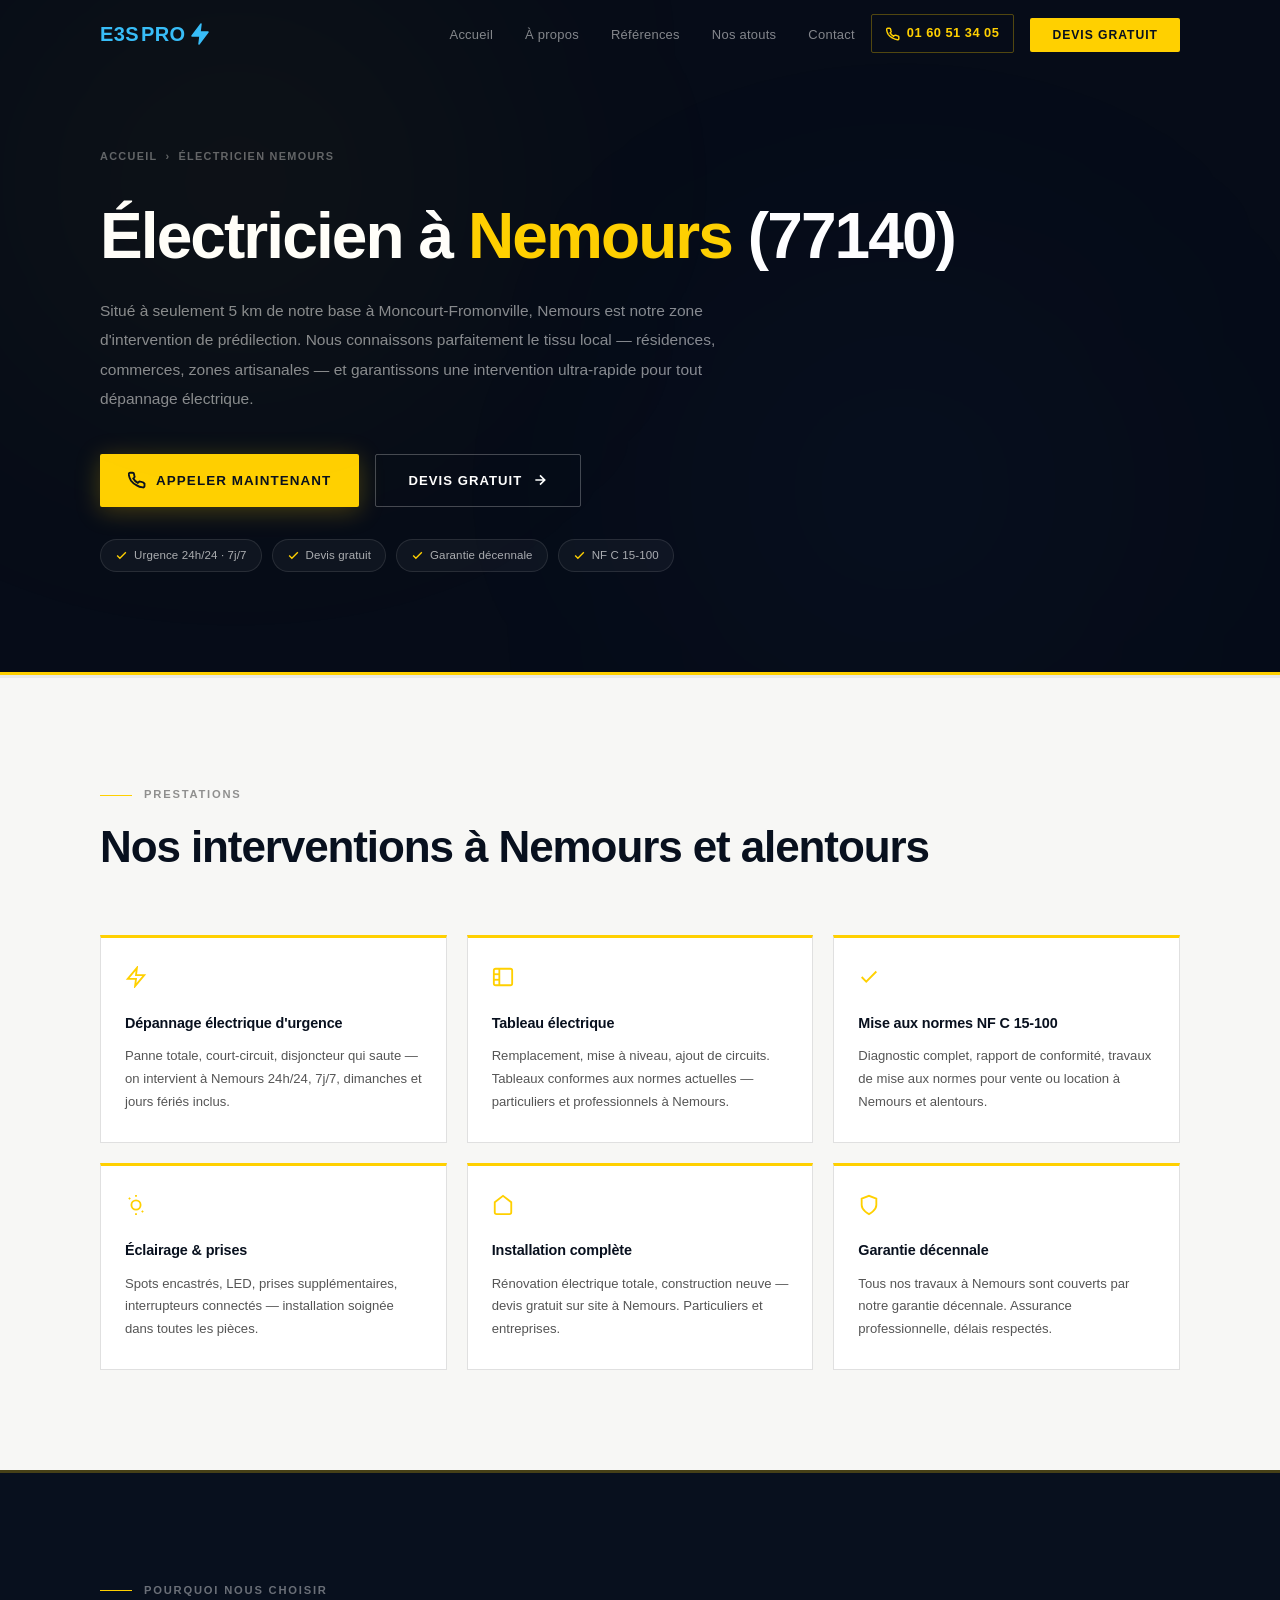
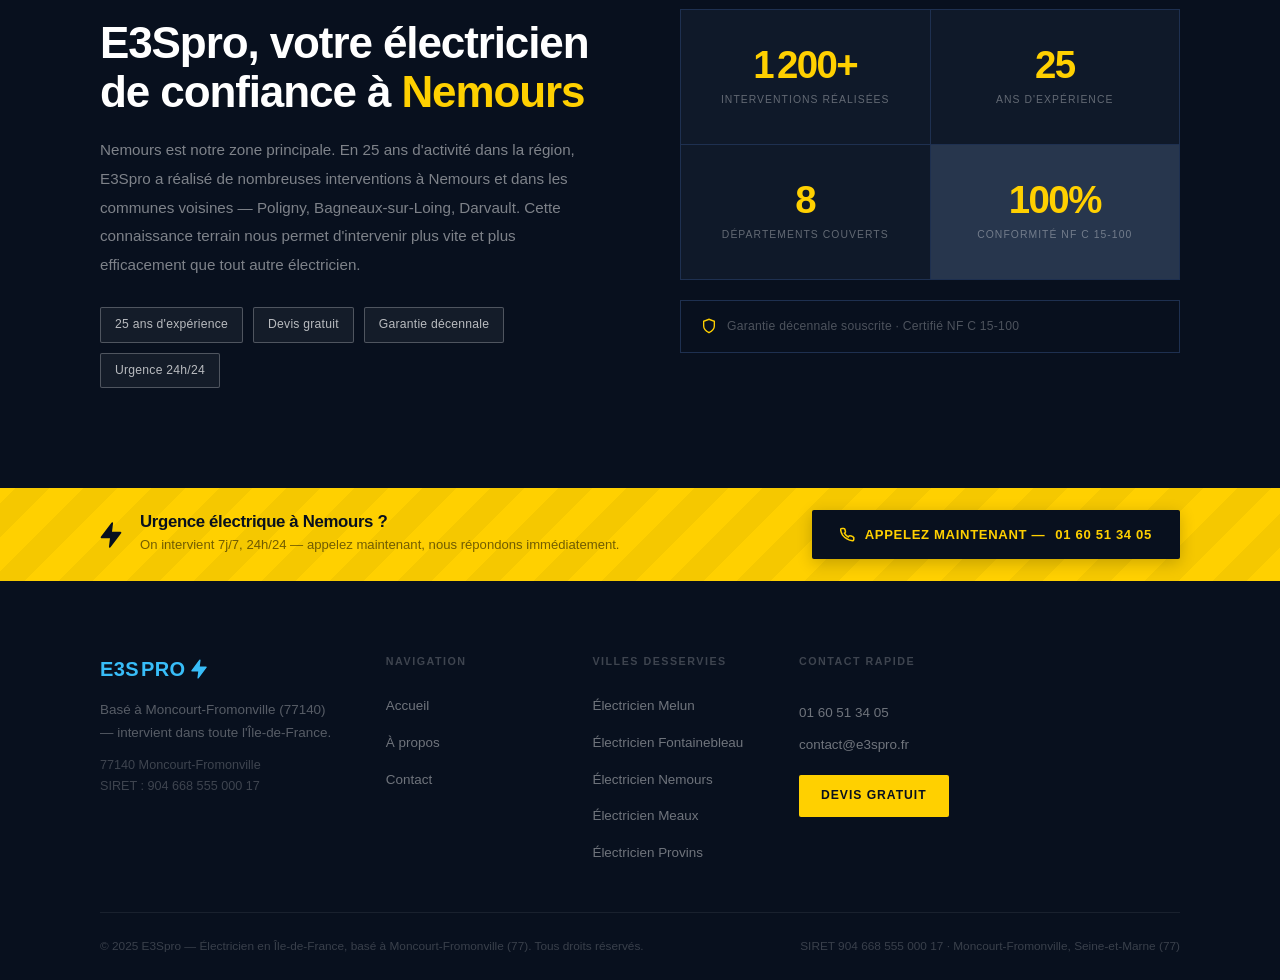
<file: electricien-nemours.html>
<!DOCTYPE html>
<html lang="fr">
<head>
  <meta charset="UTF-8" />
  <meta name="viewport" content="width=device-width, initial-scale=1.0" />
  <title>Électricien Nemours (77140) — Intervention ultra-rapide · E3Spro</title>
  <meta name="description" content="Électricien à Nemours (77140) — zone d'intervention principale d'E3Spro. Dépannage 24h/24, tableau électrique, mise aux normes, installation. Devis gratuit, intervention immédiate." />
  <meta name="robots" content="index, follow" />
  <link rel="canonical" href="https://e3spro.fr/electricien-nemours.html" />
  <meta name="referrer" content="strict-origin-when-cross-origin" />
  <meta http-equiv="X-Content-Type-Options" content="nosniff" />
  <meta http-equiv="Content-Security-Policy" content="default-src 'self'; script-src 'self'; style-src 'self' https://fonts.googleapis.com; font-src https://fonts.gstatic.com; img-src 'self' data:; form-action https://formsubmit.co; base-uri 'self'; connect-src 'none';" />

  <meta property="og:type" content="website" />
  <meta property="og:title" content="Électricien Nemours (77140) — E3Spro" />
  <meta property="og:description" content="Électricien à Nemours (77140) — zone d'intervention principale d'E3Spro. Dépannage 24h/24, tableau électrique, mise aux normes, installation. Devis gratuit, intervention immédiate." />
  <meta property="og:url" content="https://e3spro.fr/electricien-nemours.html" />

  <script type="application/ld+json">
  {
    "@context": "https://schema.org",
    "@type": "ElectricalContractor",
    "name": "E3Spro",
    "telephone": "+33160513405",
    "email": "contact@e3spro.fr",
    "url": "https://e3spro.fr",
    "areaServed": {"@type": "City", "name": "Nemours", "postalCode": "77140"},
    "address": {
      "@type": "PostalAddress",
      "addressLocality": "Moncourt-Fromonville",
      "postalCode": "77140",
      "addressRegion": "Seine-et-Marne",
      "addressCountry": "FR"
    }
  }
  </script>

  <link rel="preconnect" href="https://fonts.googleapis.com" />
  <link rel="preconnect" href="https://fonts.gstatic.com" crossorigin />
  <link href="https://fonts.googleapis.com/css2?family=Syne:wght@700;800&family=Inter:wght@400;500;600&display=swap" rel="stylesheet" />
  <link rel="stylesheet" href="css/style.css" />
</head>
<body>

  <header class="nav-header" id="nav-header">
    <nav class="nav-container">
      <a href="index.html" class="nav-logo">
        <span class="logo-e3s">E3S</span><span class="logo-pro">pro</span>
        <span class="logo-bolt">
          <svg width="18" height="22" viewBox="0 0 18 22" fill="none"><path d="M10 1L1 13H9L8 21L17 9H9L10 1Z" fill="currentColor" stroke="currentColor" stroke-width="1.5" stroke-linejoin="round"/></svg>
        </span>
      </a>
      <ul class="nav-links" id="nav-links">
        <li><a href="index.html" class="nav-link">Accueil</a></li>
        <li><a href="index.html#presentation" class="nav-link">À propos</a></li>
        <li><a href="index.html#confiance" class="nav-link">Références</a></li>
        <li><a href="index.html#atouts" class="nav-link">Nos atouts</a></li>
        <li><a href="index.html#contact" class="nav-link">Contact</a></li>
        <li>
          <a href="tel:+33160513405" class="nav-phone">
            <svg width="14" height="14" viewBox="0 0 24 24" fill="none" stroke="currentColor" stroke-width="2.5"><path d="M22 16.92v3a2 2 0 0 1-2.18 2 19.79 19.79 0 0 1-8.63-3.07A19.5 19.5 0 0 1 4.07 13a19.79 19.79 0 0 1-3.07-8.67A2 2 0 0 1 3 2.26h3a2 2 0 0 1 2 1.72c.128.96.341 1.906.63 2.81a2 2 0 0 1-.45 2.11L7.09 9.91a16 16 0 0 0 6 6l1.27-1.27a2 2 0 0 1 2.11-.45c.904.29 1.85.502 2.81.63A2 2 0 0 1 21 16z"/></svg>
            01 60 51 34 05
          </a>
        </li>
        <li><a href="index.html#contact" class="nav-cta-btn">Devis gratuit</a></li>
      </ul>
      <button class="nav-burger" id="nav-burger" aria-label="Menu">
        <span></span><span></span><span></span>
      </button>
    </nav>
  </header>

  <section class="city-hero">
    <div class="city-hero__bg">
      <div class="hero-glow hero-glow--1"></div>
      <div class="hero-glow hero-glow--2"></div>
    </div>
    <div class="container">
      <nav class="city-breadcrumb" aria-label="Fil d'Ariane">
        <a href="index.html">Accueil</a>
        <span>›</span>
        <span>Électricien Nemours</span>
      </nav>
      <h1 class="city-h1">Électricien à <span class="accent">Nemours</span> (77140)</h1>
      <p class="city-desc">Situé à seulement 5 km de notre base à Moncourt-Fromonville, Nemours est notre zone d'intervention de prédilection. Nous connaissons parfaitement le tissu local — résidences, commerces, zones artisanales — et garantissons une intervention ultra-rapide pour tout dépannage électrique.</p>
      <div class="city-cta">
        <a href="tel:+33160513405" class="btn btn--primary btn--call-hero">
          <svg width="18" height="18" viewBox="0 0 24 24" fill="none" stroke="currentColor" stroke-width="2.5"><path d="M22 16.92v3a2 2 0 0 1-2.18 2 19.79 19.79 0 0 1-8.63-3.07A19.5 19.5 0 0 1 4.07 13a19.79 19.79 0 0 1-3.07-8.67A2 2 0 0 1 3 2.26h3a2 2 0 0 1 2 1.72c.128.96.341 1.906.63 2.81a2 2 0 0 1-.45 2.11L7.09 9.91a16 16 0 0 0 6 6l1.27-1.27a2 2 0 0 1 2.11-.45c.904.29 1.85.502 2.81.63A2 2 0 0 1 21 16z"/></svg>
          Appeler maintenant
        </a>
        <a href="index.html#contact" class="btn btn--outline">
          Devis gratuit
          <svg width="16" height="16" viewBox="0 0 24 24" fill="none" stroke="currentColor" stroke-width="2.5"><path d="M5 12h14M12 5l7 7-7 7"/></svg>
        </a>
      </div>
      <div class="city-pills">
        <span class="avail-pill"><svg width="13" height="13" viewBox="0 0 24 24" fill="none" stroke="currentColor" stroke-width="2.5"><polyline points="20 6 9 17 4 12"/></svg>Urgence 24h/24 · 7j/7</span>
        <span class="avail-pill"><svg width="13" height="13" viewBox="0 0 24 24" fill="none" stroke="currentColor" stroke-width="2.5"><polyline points="20 6 9 17 4 12"/></svg>Devis gratuit</span>
        <span class="avail-pill"><svg width="13" height="13" viewBox="0 0 24 24" fill="none" stroke="currentColor" stroke-width="2.5"><polyline points="20 6 9 17 4 12"/></svg>Garantie décennale</span>
        <span class="avail-pill"><svg width="13" height="13" viewBox="0 0 24 24" fill="none" stroke="currentColor" stroke-width="2.5"><polyline points="20 6 9 17 4 12"/></svg>NF C 15-100</span>
      </div>
    </div>
  </section>

  <section class="city-services">
    <div class="container">
      <div class="section-header">
        <p class="section-label">Prestations</p>
        <h2 class="section-title">Nos interventions à Nemours et alentours</h2>
      </div>
      <div class="city-services-grid">
        <div class="city-service-item">
          <div class="city-service-icon"><svg width="22" height="22" viewBox="0 0 24 24" fill="none" stroke="currentColor" stroke-width="2"><path d="M13 2L3 14h9l-1 8 10-12h-9l1-8z"/></svg></div>
          <h3>Dépannage électrique d'urgence</h3>
          <p>Panne totale, court-circuit, disjoncteur qui saute — on intervient à Nemours 24h/24, 7j/7, dimanches et jours fériés inclus.</p>
        </div>
        <div class="city-service-item">
          <div class="city-service-icon"><svg width="22" height="22" viewBox="0 0 24 24" fill="none" stroke="currentColor" stroke-width="2"><rect x="2" y="3" width="20" height="18" rx="2"/><line x1="8" y1="3" x2="8" y2="21"/><line x1="2" y1="9" x2="8" y2="9"/><line x1="2" y1="15" x2="8" y2="15"/></svg></div>
          <h3>Tableau électrique</h3>
          <p>Remplacement, mise à niveau, ajout de circuits. Tableaux conformes aux normes actuelles — particuliers et professionnels à Nemours.</p>
        </div>
        <div class="city-service-item">
          <div class="city-service-icon"><svg width="22" height="22" viewBox="0 0 24 24" fill="none" stroke="currentColor" stroke-width="2"><polyline points="20 6 9 17 4 12"/></svg></div>
          <h3>Mise aux normes NF C 15-100</h3>
          <p>Diagnostic complet, rapport de conformité, travaux de mise aux normes pour vente ou location à Nemours et alentours.</p>
        </div>
        <div class="city-service-item">
          <div class="city-service-icon"><svg width="22" height="22" viewBox="0 0 24 24" fill="none" stroke="currentColor" stroke-width="2"><circle cx="12" cy="12" r="5"/><line x1="12" y1="1" x2="12" y2="3"/><line x1="12" y1="21" x2="12" y2="23"/><line x1="4.22" y1="4.22" x2="5.64" y2="5.64"/><line x1="18.36" y1="18.36" x2="19.78" y2="19.78"/></svg></div>
          <h3>Éclairage & prises</h3>
          <p>Spots encastrés, LED, prises supplémentaires, interrupteurs connectés — installation soignée dans toutes les pièces.</p>
        </div>
        <div class="city-service-item">
          <div class="city-service-icon"><svg width="22" height="22" viewBox="0 0 24 24" fill="none" stroke="currentColor" stroke-width="2"><path d="M3 9l9-7 9 7v11a2 2 0 0 1-2 2H5a2 2 0 0 1-2-2z"/></svg></div>
          <h3>Installation complète</h3>
          <p>Rénovation électrique totale, construction neuve — devis gratuit sur site à Nemours. Particuliers et entreprises.</p>
        </div>
        <div class="city-service-item">
          <div class="city-service-icon"><svg width="22" height="22" viewBox="0 0 24 24" fill="none" stroke="currentColor" stroke-width="2"><path d="M12 22s8-4 8-10V5l-8-3-8 3v7c0 6 8 10 8 10z"/></svg></div>
          <h3>Garantie décennale</h3>
          <p>Tous nos travaux à Nemours sont couverts par notre garantie décennale. Assurance professionnelle, délais respectés.</p>
        </div>
      </div>
    </div>
  </section>

  <section class="city-why">
    <div class="container">
      <div class="city-why__inner">
        <div>
          <p class="section-label section-label--dark">Pourquoi nous choisir</p>
          <h2 class="section-title section-title--light">E3Spro, votre électricien<br />de confiance à <span class="accent">Nemours</span></h2>
          <p class="city-why__desc">Nemours est notre zone principale. En 25 ans d'activité dans la région, E3Spro a réalisé de nombreuses interventions à Nemours et dans les communes voisines — Poligny, Bagneaux-sur-Loing, Darvault. Cette connaissance terrain nous permet d'intervenir plus vite et plus efficacement que tout autre électricien.</p>
          <div class="city-tags">
            <span class="tag tag--dark">25 ans d'expérience</span>
            <span class="tag tag--dark">Devis gratuit</span>
            <span class="tag tag--dark">Garantie décennale</span>
            <span class="tag tag--dark">Urgence 24h/24</span>
          </div>
        </div>
        <div class="about-stats-wrap">
          <div class="about-stats-grid">
            <div class="about-stat-item"><span class="about-stat-num">1&#x202F;200+</span><span class="about-stat-label">Interventions réalisées</span></div>
            <div class="about-stat-item"><span class="about-stat-num">25</span><span class="about-stat-label">Ans d'expérience</span></div>
            <div class="about-stat-item"><span class="about-stat-num">8</span><span class="about-stat-label">Départements couverts</span></div>
            <div class="about-stat-item about-stat-item--accent"><span class="about-stat-num">100%</span><span class="about-stat-label">Conformité NF C 15-100</span></div>
          </div>
          <div class="about-certif">
            <svg width="16" height="16" viewBox="0 0 24 24" fill="none" stroke="currentColor" stroke-width="2"><path d="M12 22s8-4 8-10V5l-8-3-8 3v7c0 6 8 10 8 10z"/></svg>
            Garantie décennale souscrite · Certifié NF C 15-100
          </div>
        </div>
      </div>
    </div>
  </section>

  <div class="urgence-banner">
    <div class="urgence-banner__inner">
      <div class="urgence-banner__left">
        <span class="urgence-banner__bolt">
          <svg width="22" height="26" viewBox="0 0 18 22" fill="none"><path d="M10 1L1 13H9L8 21L17 9H9L10 1Z" fill="currentColor" stroke="currentColor" stroke-width="1.5" stroke-linejoin="round"/></svg>
        </span>
        <div class="urgence-banner__text">
          <strong>Urgence électrique à Nemours ?</strong>
          <span>On intervient 7j/7, 24h/24 — appelez maintenant, nous répondons immédiatement.</span>
        </div>
      </div>
      <a href="tel:+33160513405" class="urgence-banner__btn">
        <svg width="15" height="15" viewBox="0 0 24 24" fill="none" stroke="currentColor" stroke-width="2.5"><path d="M22 16.92v3a2 2 0 0 1-2.18 2 19.79 19.79 0 0 1-8.63-3.07A19.5 19.5 0 0 1 4.07 13a19.79 19.79 0 0 1-3.07-8.67A2 2 0 0 1 3 2.26h3a2 2 0 0 1 2 1.72c.128.96.341 1.906.63 2.81a2 2 0 0 1-.45 2.11L7.09 9.91a16 16 0 0 0 6 6l1.27-1.27a2 2 0 0 1 2.11-.45c.904.29 1.85.502 2.81.63A2 2 0 0 1 21 16z"/></svg>
        <span class="btn-long-label">Appelez maintenant — </span>01 60 51 34 05
      </a>
    </div>
  </div>

  <footer class="footer">
    <div class="container">
      <div class="footer-top">
        <div class="footer-brand">
          <a href="index.html" class="nav-logo nav-logo--footer">
            <span class="logo-e3s">E3S</span><span class="logo-pro">pro</span>
            <span class="logo-bolt">
              <svg width="16" height="20" viewBox="0 0 18 22" fill="none"><path d="M10 1L1 13H9L8 21L17 9H9L10 1Z" fill="currentColor" stroke="currentColor" stroke-width="1.5" stroke-linejoin="round"/></svg>
            </span>
          </a>
          <p>Basé à Moncourt-Fromonville (77140)<br />— intervient dans toute l'Île-de-France.</p>
          <address class="footer-address">77140 Moncourt-Fromonville<br />SIRET : 904 668 555 000 17</address>
        </div>
        <div class="footer-links">
          <h4>Navigation</h4>
          <ul>
            <li><a href="index.html">Accueil</a></li>
            <li><a href="index.html#presentation">À propos</a></li>
            <li><a href="index.html#contact">Contact</a></li>
          </ul>
        </div>
        <div class="footer-links">
          <h4>Villes desservies</h4>
          <ul>
            <li><a href="electricien-melun.html">Électricien Melun</a></li>
            <li><a href="electricien-fontainebleau.html">Électricien Fontainebleau</a></li>
            <li><a href="electricien-nemours.html">Électricien Nemours</a></li>
            <li><a href="electricien-meaux.html">Électricien Meaux</a></li>
            <li><a href="electricien-provins.html">Électricien Provins</a></li>
          </ul>
        </div>
        <div class="footer-contact">
          <h4>Contact rapide</h4>
          <a href="tel:+33160513405">01 60 51 34 05</a>
          <a href="mailto:contact@e3spro.fr">contact@e3spro.fr</a>
          <a href="index.html#contact" class="btn btn--primary btn--sm">Devis gratuit</a>
        </div>
      </div>
      <div class="footer-bottom">
        <p>&copy; 2025 E3Spro — Électricien en Île-de-France, basé à Moncourt-Fromonville (77). Tous droits réservés.</p>
        <p>SIRET 904 668 555 000 17 · Moncourt-Fromonville, Seine-et-Marne (77)</p>
      </div>
    </div>
  </footer>

  <script src="js/main.js"></script>
</body>
</html>
</file>
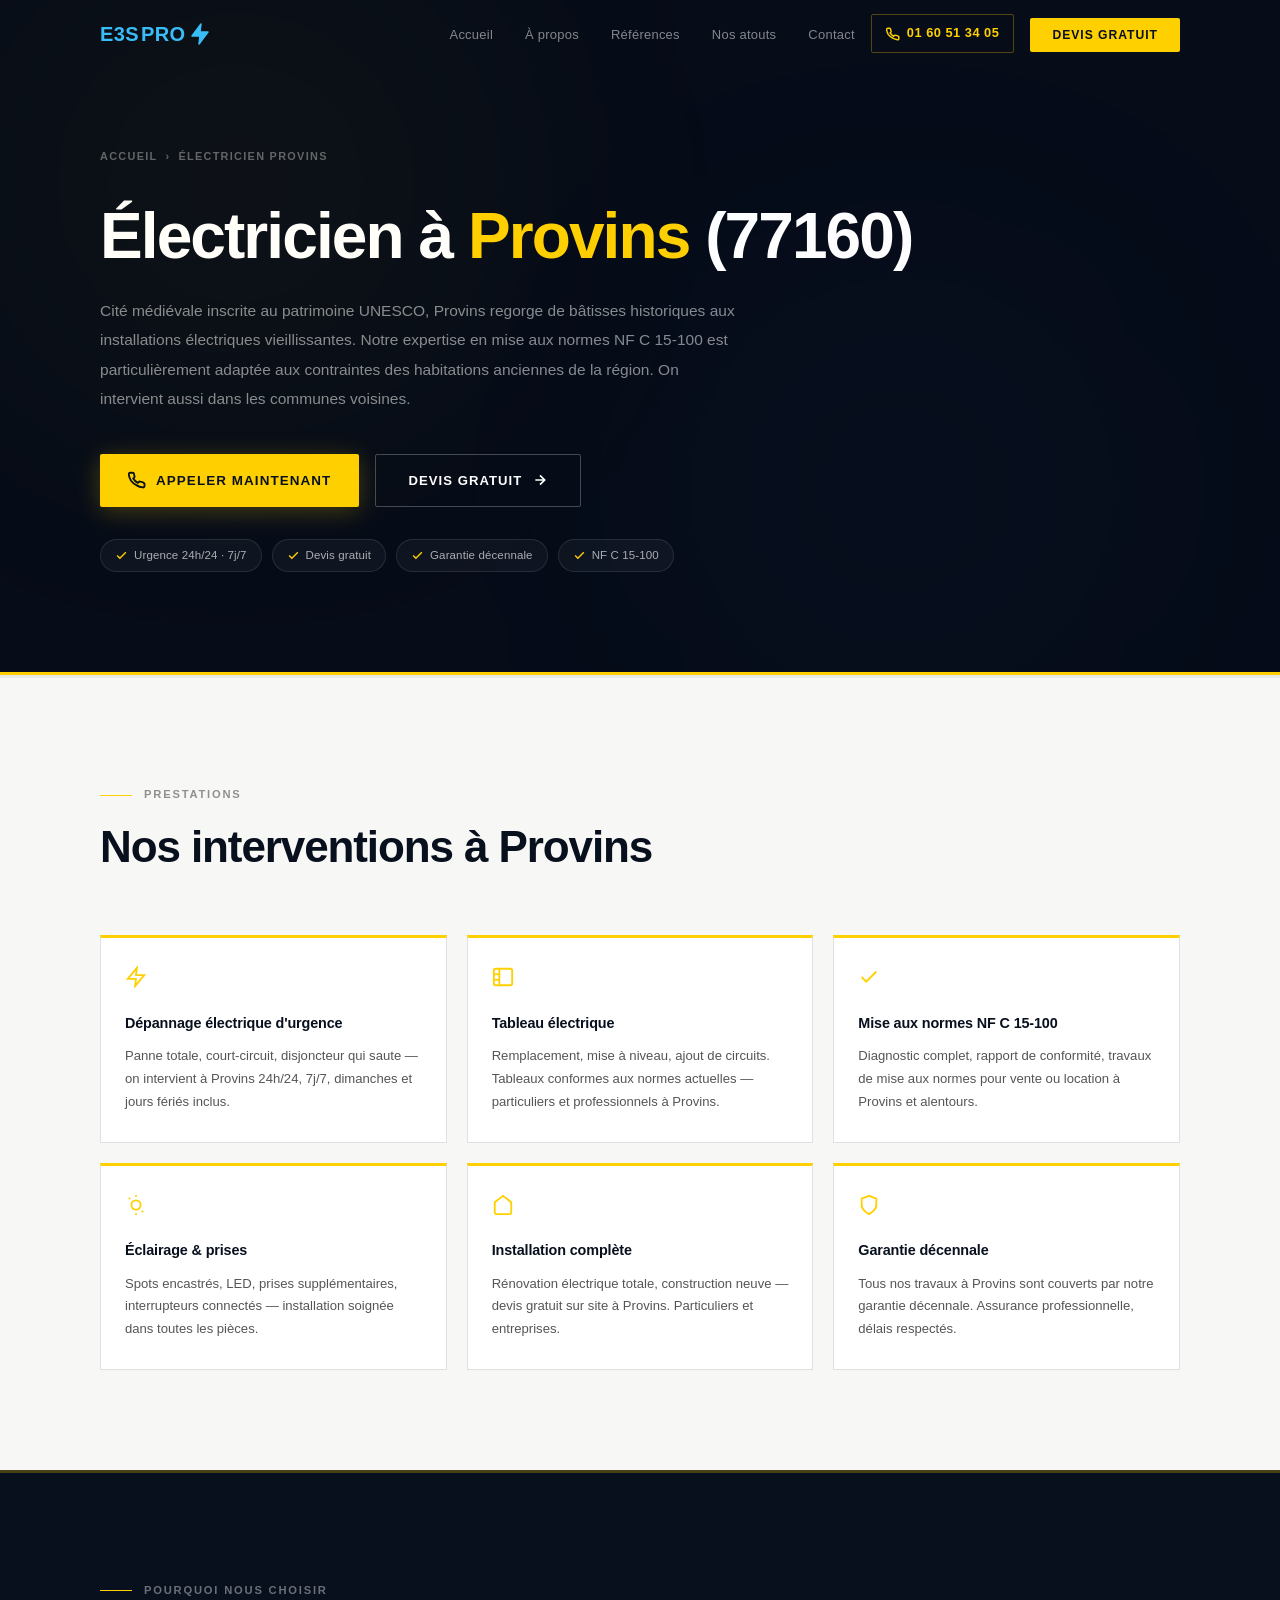
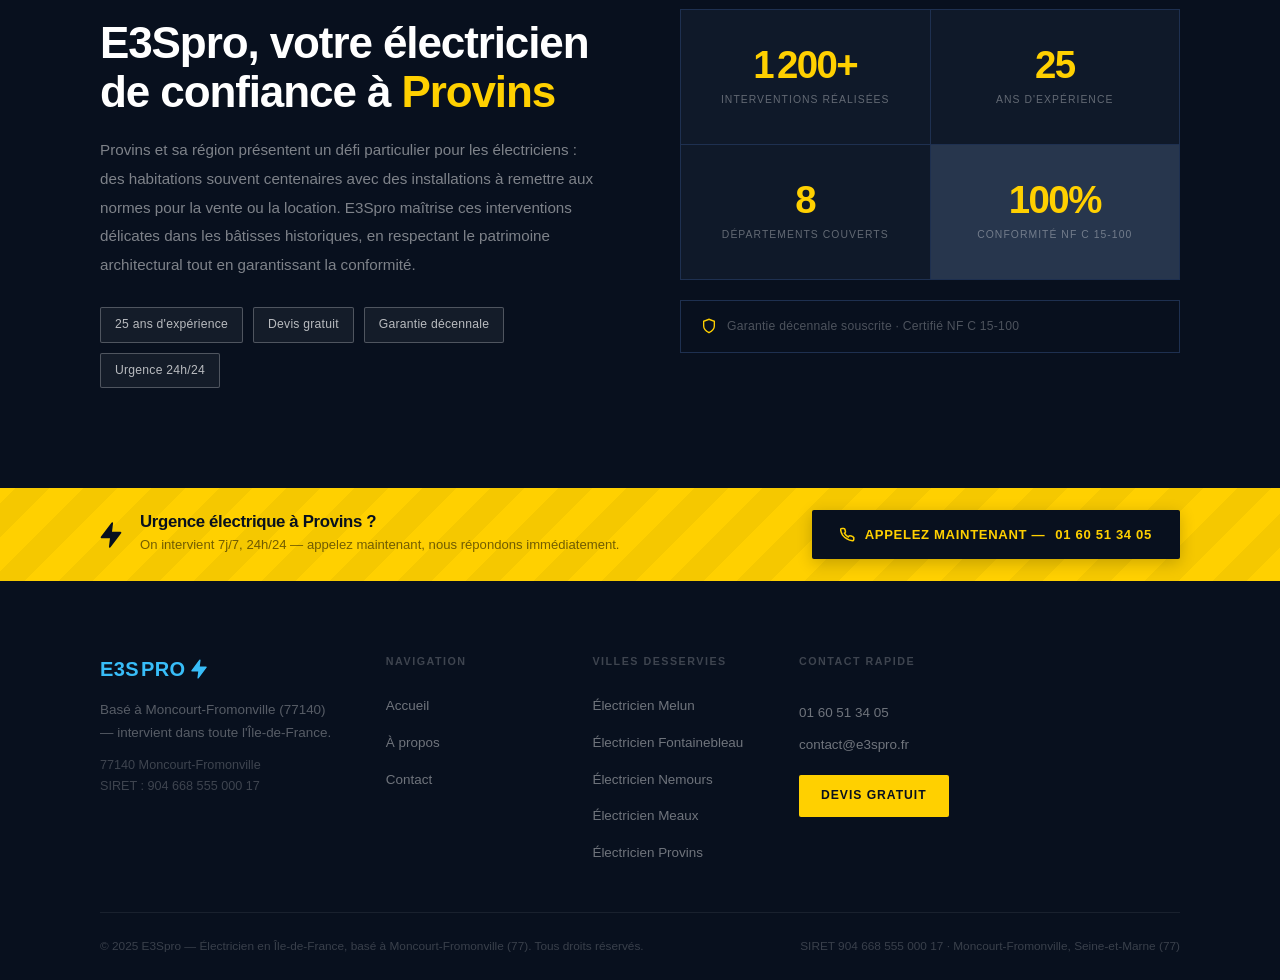
<file: electricien-provins.html>
<!DOCTYPE html>
<html lang="fr">
<head>
  <meta charset="UTF-8" />
  <meta name="viewport" content="width=device-width, initial-scale=1.0" />
  <title>Électricien Provins (77160) — Mise aux normes & Dépannage · E3Spro</title>
  <meta name="description" content="Électricien professionnel à Provins (77160). E3Spro intervient pour mise aux normes NF C 15-100, dépannage électrique 24h/24, tableau électrique dans les bâtisses de Provins. Devis gratuit." />
  <meta name="robots" content="index, follow" />
  <link rel="canonical" href="https://e3spro.fr/electricien-provins.html" />
  <meta name="referrer" content="strict-origin-when-cross-origin" />
  <meta http-equiv="X-Content-Type-Options" content="nosniff" />
  <meta http-equiv="Content-Security-Policy" content="default-src 'self'; script-src 'self'; style-src 'self' https://fonts.googleapis.com; font-src https://fonts.gstatic.com; img-src 'self' data:; form-action https://formsubmit.co; base-uri 'self'; connect-src 'none';" />

  <meta property="og:type" content="website" />
  <meta property="og:title" content="Électricien Provins (77160) — E3Spro" />
  <meta property="og:description" content="Électricien professionnel à Provins (77160). E3Spro intervient pour mise aux normes NF C 15-100, dépannage électrique 24h/24, tableau électrique dans les bâtisses de Provins. Devis gratuit." />
  <meta property="og:url" content="https://e3spro.fr/electricien-provins.html" />

  <script type="application/ld+json">
  {
    "@context": "https://schema.org",
    "@type": "ElectricalContractor",
    "name": "E3Spro",
    "telephone": "+33160513405",
    "email": "contact@e3spro.fr",
    "url": "https://e3spro.fr",
    "areaServed": {"@type": "City", "name": "Provins", "postalCode": "77160"},
    "address": {
      "@type": "PostalAddress",
      "addressLocality": "Moncourt-Fromonville",
      "postalCode": "77140",
      "addressRegion": "Seine-et-Marne",
      "addressCountry": "FR"
    }
  }
  </script>

  <link rel="preconnect" href="https://fonts.googleapis.com" />
  <link rel="preconnect" href="https://fonts.gstatic.com" crossorigin />
  <link href="https://fonts.googleapis.com/css2?family=Syne:wght@700;800&family=Inter:wght@400;500;600&display=swap" rel="stylesheet" />
  <link rel="stylesheet" href="css/style.css" />
</head>
<body>

  <header class="nav-header" id="nav-header">
    <nav class="nav-container">
      <a href="index.html" class="nav-logo">
        <span class="logo-e3s">E3S</span><span class="logo-pro">pro</span>
        <span class="logo-bolt">
          <svg width="18" height="22" viewBox="0 0 18 22" fill="none"><path d="M10 1L1 13H9L8 21L17 9H9L10 1Z" fill="currentColor" stroke="currentColor" stroke-width="1.5" stroke-linejoin="round"/></svg>
        </span>
      </a>
      <ul class="nav-links" id="nav-links">
        <li><a href="index.html" class="nav-link">Accueil</a></li>
        <li><a href="index.html#presentation" class="nav-link">À propos</a></li>
        <li><a href="index.html#confiance" class="nav-link">Références</a></li>
        <li><a href="index.html#atouts" class="nav-link">Nos atouts</a></li>
        <li><a href="index.html#contact" class="nav-link">Contact</a></li>
        <li>
          <a href="tel:+33160513405" class="nav-phone">
            <svg width="14" height="14" viewBox="0 0 24 24" fill="none" stroke="currentColor" stroke-width="2.5"><path d="M22 16.92v3a2 2 0 0 1-2.18 2 19.79 19.79 0 0 1-8.63-3.07A19.5 19.5 0 0 1 4.07 13a19.79 19.79 0 0 1-3.07-8.67A2 2 0 0 1 3 2.26h3a2 2 0 0 1 2 1.72c.128.96.341 1.906.63 2.81a2 2 0 0 1-.45 2.11L7.09 9.91a16 16 0 0 0 6 6l1.27-1.27a2 2 0 0 1 2.11-.45c.904.29 1.85.502 2.81.63A2 2 0 0 1 21 16z"/></svg>
            01 60 51 34 05
          </a>
        </li>
        <li><a href="index.html#contact" class="nav-cta-btn">Devis gratuit</a></li>
      </ul>
      <button class="nav-burger" id="nav-burger" aria-label="Menu">
        <span></span><span></span><span></span>
      </button>
    </nav>
  </header>

  <section class="city-hero">
    <div class="city-hero__bg">
      <div class="hero-glow hero-glow--1"></div>
      <div class="hero-glow hero-glow--2"></div>
    </div>
    <div class="container">
      <nav class="city-breadcrumb" aria-label="Fil d'Ariane">
        <a href="index.html">Accueil</a>
        <span>›</span>
        <span>Électricien Provins</span>
      </nav>
      <h1 class="city-h1">Électricien à <span class="accent">Provins</span> (77160)</h1>
      <p class="city-desc">Cité médiévale inscrite au patrimoine UNESCO, Provins regorge de bâtisses historiques aux installations électriques vieillissantes. Notre expertise en mise aux normes NF C 15-100 est particulièrement adaptée aux contraintes des habitations anciennes de la région. On intervient aussi dans les communes voisines.</p>
      <div class="city-cta">
        <a href="tel:+33160513405" class="btn btn--primary btn--call-hero">
          <svg width="18" height="18" viewBox="0 0 24 24" fill="none" stroke="currentColor" stroke-width="2.5"><path d="M22 16.92v3a2 2 0 0 1-2.18 2 19.79 19.79 0 0 1-8.63-3.07A19.5 19.5 0 0 1 4.07 13a19.79 19.79 0 0 1-3.07-8.67A2 2 0 0 1 3 2.26h3a2 2 0 0 1 2 1.72c.128.96.341 1.906.63 2.81a2 2 0 0 1-.45 2.11L7.09 9.91a16 16 0 0 0 6 6l1.27-1.27a2 2 0 0 1 2.11-.45c.904.29 1.85.502 2.81.63A2 2 0 0 1 21 16z"/></svg>
          Appeler maintenant
        </a>
        <a href="index.html#contact" class="btn btn--outline">
          Devis gratuit
          <svg width="16" height="16" viewBox="0 0 24 24" fill="none" stroke="currentColor" stroke-width="2.5"><path d="M5 12h14M12 5l7 7-7 7"/></svg>
        </a>
      </div>
      <div class="city-pills">
        <span class="avail-pill"><svg width="13" height="13" viewBox="0 0 24 24" fill="none" stroke="currentColor" stroke-width="2.5"><polyline points="20 6 9 17 4 12"/></svg>Urgence 24h/24 · 7j/7</span>
        <span class="avail-pill"><svg width="13" height="13" viewBox="0 0 24 24" fill="none" stroke="currentColor" stroke-width="2.5"><polyline points="20 6 9 17 4 12"/></svg>Devis gratuit</span>
        <span class="avail-pill"><svg width="13" height="13" viewBox="0 0 24 24" fill="none" stroke="currentColor" stroke-width="2.5"><polyline points="20 6 9 17 4 12"/></svg>Garantie décennale</span>
        <span class="avail-pill"><svg width="13" height="13" viewBox="0 0 24 24" fill="none" stroke="currentColor" stroke-width="2.5"><polyline points="20 6 9 17 4 12"/></svg>NF C 15-100</span>
      </div>
    </div>
  </section>

  <section class="city-services">
    <div class="container">
      <div class="section-header">
        <p class="section-label">Prestations</p>
        <h2 class="section-title">Nos interventions à Provins</h2>
      </div>
      <div class="city-services-grid">
        <div class="city-service-item">
          <div class="city-service-icon"><svg width="22" height="22" viewBox="0 0 24 24" fill="none" stroke="currentColor" stroke-width="2"><path d="M13 2L3 14h9l-1 8 10-12h-9l1-8z"/></svg></div>
          <h3>Dépannage électrique d'urgence</h3>
          <p>Panne totale, court-circuit, disjoncteur qui saute — on intervient à Provins 24h/24, 7j/7, dimanches et jours fériés inclus.</p>
        </div>
        <div class="city-service-item">
          <div class="city-service-icon"><svg width="22" height="22" viewBox="0 0 24 24" fill="none" stroke="currentColor" stroke-width="2"><rect x="2" y="3" width="20" height="18" rx="2"/><line x1="8" y1="3" x2="8" y2="21"/><line x1="2" y1="9" x2="8" y2="9"/><line x1="2" y1="15" x2="8" y2="15"/></svg></div>
          <h3>Tableau électrique</h3>
          <p>Remplacement, mise à niveau, ajout de circuits. Tableaux conformes aux normes actuelles — particuliers et professionnels à Provins.</p>
        </div>
        <div class="city-service-item">
          <div class="city-service-icon"><svg width="22" height="22" viewBox="0 0 24 24" fill="none" stroke="currentColor" stroke-width="2"><polyline points="20 6 9 17 4 12"/></svg></div>
          <h3>Mise aux normes NF C 15-100</h3>
          <p>Diagnostic complet, rapport de conformité, travaux de mise aux normes pour vente ou location à Provins et alentours.</p>
        </div>
        <div class="city-service-item">
          <div class="city-service-icon"><svg width="22" height="22" viewBox="0 0 24 24" fill="none" stroke="currentColor" stroke-width="2"><circle cx="12" cy="12" r="5"/><line x1="12" y1="1" x2="12" y2="3"/><line x1="12" y1="21" x2="12" y2="23"/><line x1="4.22" y1="4.22" x2="5.64" y2="5.64"/><line x1="18.36" y1="18.36" x2="19.78" y2="19.78"/></svg></div>
          <h3>Éclairage & prises</h3>
          <p>Spots encastrés, LED, prises supplémentaires, interrupteurs connectés — installation soignée dans toutes les pièces.</p>
        </div>
        <div class="city-service-item">
          <div class="city-service-icon"><svg width="22" height="22" viewBox="0 0 24 24" fill="none" stroke="currentColor" stroke-width="2"><path d="M3 9l9-7 9 7v11a2 2 0 0 1-2 2H5a2 2 0 0 1-2-2z"/></svg></div>
          <h3>Installation complète</h3>
          <p>Rénovation électrique totale, construction neuve — devis gratuit sur site à Provins. Particuliers et entreprises.</p>
        </div>
        <div class="city-service-item">
          <div class="city-service-icon"><svg width="22" height="22" viewBox="0 0 24 24" fill="none" stroke="currentColor" stroke-width="2"><path d="M12 22s8-4 8-10V5l-8-3-8 3v7c0 6 8 10 8 10z"/></svg></div>
          <h3>Garantie décennale</h3>
          <p>Tous nos travaux à Provins sont couverts par notre garantie décennale. Assurance professionnelle, délais respectés.</p>
        </div>
      </div>
    </div>
  </section>

  <section class="city-why">
    <div class="container">
      <div class="city-why__inner">
        <div>
          <p class="section-label section-label--dark">Pourquoi nous choisir</p>
          <h2 class="section-title section-title--light">E3Spro, votre électricien<br />de confiance à <span class="accent">Provins</span></h2>
          <p class="city-why__desc">Provins et sa région présentent un défi particulier pour les électriciens : des habitations souvent centenaires avec des installations à remettre aux normes pour la vente ou la location. E3Spro maîtrise ces interventions délicates dans les bâtisses historiques, en respectant le patrimoine architectural tout en garantissant la conformité.</p>
          <div class="city-tags">
            <span class="tag tag--dark">25 ans d'expérience</span>
            <span class="tag tag--dark">Devis gratuit</span>
            <span class="tag tag--dark">Garantie décennale</span>
            <span class="tag tag--dark">Urgence 24h/24</span>
          </div>
        </div>
        <div class="about-stats-wrap">
          <div class="about-stats-grid">
            <div class="about-stat-item"><span class="about-stat-num">1&#x202F;200+</span><span class="about-stat-label">Interventions réalisées</span></div>
            <div class="about-stat-item"><span class="about-stat-num">25</span><span class="about-stat-label">Ans d'expérience</span></div>
            <div class="about-stat-item"><span class="about-stat-num">8</span><span class="about-stat-label">Départements couverts</span></div>
            <div class="about-stat-item about-stat-item--accent"><span class="about-stat-num">100%</span><span class="about-stat-label">Conformité NF C 15-100</span></div>
          </div>
          <div class="about-certif">
            <svg width="16" height="16" viewBox="0 0 24 24" fill="none" stroke="currentColor" stroke-width="2"><path d="M12 22s8-4 8-10V5l-8-3-8 3v7c0 6 8 10 8 10z"/></svg>
            Garantie décennale souscrite · Certifié NF C 15-100
          </div>
        </div>
      </div>
    </div>
  </section>

  <div class="urgence-banner">
    <div class="urgence-banner__inner">
      <div class="urgence-banner__left">
        <span class="urgence-banner__bolt">
          <svg width="22" height="26" viewBox="0 0 18 22" fill="none"><path d="M10 1L1 13H9L8 21L17 9H9L10 1Z" fill="currentColor" stroke="currentColor" stroke-width="1.5" stroke-linejoin="round"/></svg>
        </span>
        <div class="urgence-banner__text">
          <strong>Urgence électrique à Provins ?</strong>
          <span>On intervient 7j/7, 24h/24 — appelez maintenant, nous répondons immédiatement.</span>
        </div>
      </div>
      <a href="tel:+33160513405" class="urgence-banner__btn">
        <svg width="15" height="15" viewBox="0 0 24 24" fill="none" stroke="currentColor" stroke-width="2.5"><path d="M22 16.92v3a2 2 0 0 1-2.18 2 19.79 19.79 0 0 1-8.63-3.07A19.5 19.5 0 0 1 4.07 13a19.79 19.79 0 0 1-3.07-8.67A2 2 0 0 1 3 2.26h3a2 2 0 0 1 2 1.72c.128.96.341 1.906.63 2.81a2 2 0 0 1-.45 2.11L7.09 9.91a16 16 0 0 0 6 6l1.27-1.27a2 2 0 0 1 2.11-.45c.904.29 1.85.502 2.81.63A2 2 0 0 1 21 16z"/></svg>
        <span class="btn-long-label">Appelez maintenant — </span>01 60 51 34 05
      </a>
    </div>
  </div>

  <footer class="footer">
    <div class="container">
      <div class="footer-top">
        <div class="footer-brand">
          <a href="index.html" class="nav-logo nav-logo--footer">
            <span class="logo-e3s">E3S</span><span class="logo-pro">pro</span>
            <span class="logo-bolt">
              <svg width="16" height="20" viewBox="0 0 18 22" fill="none"><path d="M10 1L1 13H9L8 21L17 9H9L10 1Z" fill="currentColor" stroke="currentColor" stroke-width="1.5" stroke-linejoin="round"/></svg>
            </span>
          </a>
          <p>Basé à Moncourt-Fromonville (77140)<br />— intervient dans toute l'Île-de-France.</p>
          <address class="footer-address">77140 Moncourt-Fromonville<br />SIRET : 904 668 555 000 17</address>
        </div>
        <div class="footer-links">
          <h4>Navigation</h4>
          <ul>
            <li><a href="index.html">Accueil</a></li>
            <li><a href="index.html#presentation">À propos</a></li>
            <li><a href="index.html#contact">Contact</a></li>
          </ul>
        </div>
        <div class="footer-links">
          <h4>Villes desservies</h4>
          <ul>
            <li><a href="electricien-melun.html">Électricien Melun</a></li>
            <li><a href="electricien-fontainebleau.html">Électricien Fontainebleau</a></li>
            <li><a href="electricien-nemours.html">Électricien Nemours</a></li>
            <li><a href="electricien-meaux.html">Électricien Meaux</a></li>
            <li><a href="electricien-provins.html">Électricien Provins</a></li>
          </ul>
        </div>
        <div class="footer-contact">
          <h4>Contact rapide</h4>
          <a href="tel:+33160513405">01 60 51 34 05</a>
          <a href="mailto:contact@e3spro.fr">contact@e3spro.fr</a>
          <a href="index.html#contact" class="btn btn--primary btn--sm">Devis gratuit</a>
        </div>
      </div>
      <div class="footer-bottom">
        <p>&copy; 2025 E3Spro — Électricien en Île-de-France, basé à Moncourt-Fromonville (77). Tous droits réservés.</p>
        <p>SIRET 904 668 555 000 17 · Moncourt-Fromonville, Seine-et-Marne (77)</p>
      </div>
    </div>
  </footer>

  <script src="js/main.js"></script>
</body>
</html>
</file>
<file: css/style.css>
/* ═══════════════════════════════════════════════════════════
   E3Spro — Design System
   Navy #08101e · Or #FFD000 · Blanc #FFFFFF
═══════════════════════════════════════════════════════════ */

:root {
  --black:  #08101e;
  --yellow: #FFD000;
  --white:  #FFFFFF;
  --off:    #F7F7F5;
  --border: #E4E4E2;
  --muted:  #787878;
  --dark2:  #0e1828;
  --navy1:  #0f1929;
  --navy2:  #142035;
  --navy3:  #1e3050;

  --fh: 'Syne', sans-serif;
  --fb: 'Inter', sans-serif;

  --nav: 68px;
  --t:   .22s ease;
}

/* ── Reset ─────────────────────────────────────────────────── */
*, *::before, *::after { box-sizing: border-box; margin: 0; padding: 0; }
html  { scroll-behavior: smooth; font-size: 16px; }
body  { font-family: var(--fb); color: var(--black); background: var(--white); line-height: 1.6; overflow-x: hidden; }
img   { display: block; max-width: 100%; }
a     { text-decoration: none; color: inherit; }
ul    { list-style: none; }
button { cursor: pointer; border: none; background: none; font-family: inherit; }
address { font-style: normal; }

/* ── Container ─────────────────────────────────────────────── */
.container { max-width: 1160px; margin: 0 auto; padding: 0 40px; }

/* ═══════════════════════════════════════════════════════════
   BOUTONS
═══════════════════════════════════════════════════════════ */
.btn {
  display: inline-flex;
  align-items: center;
  gap: 10px;
  padding: 15px 32px;
  font-family: var(--fh);
  font-weight: 700;
  font-size: .82rem;
  letter-spacing: .08em;
  text-transform: uppercase;
  border-radius: 2px;
  transition: background var(--t), color var(--t), transform var(--t), border-color var(--t);
  cursor: pointer;
  white-space: nowrap;
}
.btn--primary  { background: var(--yellow); color: var(--black); }
.btn--primary:hover  { background: #e6bc00; transform: translateY(-2px); }
.btn--outline  { background: transparent; color: var(--white); border: 1.5px solid rgba(255,255,255,.25); }
.btn--outline:hover  { border-color: var(--yellow); color: var(--yellow); }
.btn--dark     { background: var(--black); color: var(--white); }
.btn--dark:hover { background: var(--dark2); transform: translateY(-2px); }
.btn--full     { width: 100%; justify-content: center; }
.btn--sm       { padding: 11px 22px; font-size: .76rem; }

/* ═══════════════════════════════════════════════════════════
   TYPOGRAPHIE SECTIONS
═══════════════════════════════════════════════════════════ */
.section-label {
  display: inline-flex;
  align-items: center;
  gap: 12px;
  font-family: var(--fb);
  font-size: .7rem;
  font-weight: 600;
  letter-spacing: .16em;
  text-transform: uppercase;
  color: var(--muted);
  margin-bottom: 18px;
}
.section-label::before {
  content: '';
  display: block;
  width: 32px;
  height: 1px;
  background: var(--yellow);
  flex-shrink: 0;
}
.section-label--dark       { color: rgba(255,255,255,.4); }
.section-label--dark::before { background: var(--yellow); }

.section-title {
  font-family: var(--fh);
  font-size: clamp(2rem, 3.5vw, 2.75rem);
  font-weight: 800;
  line-height: 1.12;
  color: var(--black);
  letter-spacing: -.025em;
  margin-bottom: 20px;
}
.section-title--light { color: var(--white); }

.section-desc {
  font-size: .97rem;
  color: var(--muted);
  max-width: 520px;
  line-height: 1.8;
}

.section-header          { margin-bottom: 64px; }
.section-header--center  { text-align: center; }
.section-header--center .section-label { justify-content: center; }
.section-header--center .section-label::before { display: none; }
.section-header--center .section-desc  { margin: 0 auto; }

.accent { color: var(--yellow); }
.br-desktop { display: block; }

/* ═══════════════════════════════════════════════════════════
   NAVIGATION
═══════════════════════════════════════════════════════════ */
.nav-header {
  position: fixed;
  top: 0; left: 0; right: 0;
  z-index: 1000;
  height: var(--nav);
  border-bottom: 1px solid transparent;
  transition: background var(--t), border-color var(--t);
}
.nav-header.scrolled {
  background: rgba(8,16,30,.97);
  border-color: rgba(255,255,255,.07);
  backdrop-filter: blur(16px);
}

.nav-container {
  max-width: 1160px;
  margin: 0 auto;
  padding: 0 40px;
  height: 100%;
  display: flex;
  align-items: center;
  justify-content: space-between;
  gap: 32px;
}

.nav-logo {
  display: flex;
  align-items: center;
  gap: 2px;
  font-family: var(--fh);
  font-size: 1.25rem;
  font-weight: 800;
  letter-spacing: .02em;
  text-transform: uppercase;
  color: var(--white);
}
.logo-e3s  { color: #38BDF8; }
.logo-pro  { color: #38BDF8; }
.logo-bolt { color: #38BDF8; display: flex; margin-left: 3px; }

.nav-links {
  display: flex;
  align-items: center;
  gap: 0;
}
.nav-link {
  padding: 8px 16px;
  font-size: .81rem;
  font-weight: 500;
  letter-spacing: .02em;
  color: rgba(255,255,255,.5);
  transition: color var(--t);
}
.nav-link:hover, .nav-link.active { color: var(--white); }

.nav-cta-btn {
  margin-left: 16px;
  padding: 10px 22px;
  background: var(--yellow);
  color: var(--black);
  font-family: var(--fh);
  font-weight: 700;
  font-size: .76rem;
  letter-spacing: .08em;
  text-transform: uppercase;
  border-radius: 2px;
  transition: background var(--t), transform var(--t);
}
.nav-cta-btn:hover { background: #e6bc00; transform: translateY(-1px); }

.nav-burger {
  display: none;
  flex-direction: column;
  justify-content: center;
  gap: 5px;
  width: 36px; height: 36px;
}
.nav-burger span { display: block; height: 1.5px; background: var(--white); transition: var(--t); }
.nav-burger.open span:nth-child(1) { transform: rotate(45deg) translate(5px, 4px); }
.nav-burger.open span:nth-child(2) { opacity: 0; }
.nav-burger.open span:nth-child(3) { transform: rotate(-45deg) translate(5px, -4px); }

/* ═══════════════════════════════════════════════════════════
   NAVIGATION — téléphone
═══════════════════════════════════════════════════════════ */
.nav-phone {
  display: inline-flex;
  align-items: center;
  gap: 7px;
  font-family: var(--fh);
  font-size: .8rem;
  font-weight: 700;
  letter-spacing: .04em;
  color: var(--yellow);
  padding: 8px 14px;
  border: 1px solid rgba(255,208,0,.3);
  border-radius: 2px;
  transition: background var(--t), border-color var(--t);
}
.nav-phone:hover { background: rgba(255,208,0,.1); border-color: var(--yellow); }

/* ═══════════════════════════════════════════════════════════
   HERO — refonte complète
═══════════════════════════════════════════════════════════ */
.hero {
  min-height: 100vh;
  background: #060c18;
  display: flex;
  align-items: center;
  padding-top: var(--nav);
  position: relative;
  overflow: hidden;
}

.hero-bg { position: absolute; inset: 0; pointer-events: none; }
.hero-glow--1, .hero-glow--2 {
  display: block;
  position: absolute;
  border-radius: 50%;
  filter: blur(140px);
}
.hero-glow--1 {
  width: 600px; height: 500px;
  background: radial-gradient(ellipse, rgba(255,208,0,.1) 0%, transparent 70%);
  top: -10%; left: -5%;
  animation: glow-drift 18s ease-in-out infinite;
}
.hero-glow--2 {
  width: 500px; height: 500px;
  background: radial-gradient(ellipse, rgba(60,120,255,.09) 0%, transparent 70%);
  bottom: -10%; right: 10%;
  animation: glow-drift 22s ease-in-out infinite reverse;
}
@keyframes glow-drift {
  0%, 100% { transform: translate(0,0) scale(1); }
  50% { transform: translate(30px,-25px) scale(1.05); }
}

/* Layout split */
.hero-inner {
  position: relative;
  z-index: 1;
  max-width: 1160px;
  margin: 0 auto;
  padding: 80px 40px;
  width: 100%;
  display: grid;
  grid-template-columns: 1fr 1fr;
  gap: 64px;
  align-items: center;
}

/* ── Colonne gauche ── */
.hero-left {
  display: flex;
  flex-direction: column;
}

.hero-badge {
  display: inline-flex;
  align-items: center;
  gap: 10px;
  font-family: var(--fb);
  font-size: .68rem;
  font-weight: 600;
  letter-spacing: .14em;
  text-transform: uppercase;
  color: var(--yellow);
  margin-bottom: 28px;
  padding: 0;
  background: none;
  border: none;
}
.hero-badge__dot {
  width: 7px; height: 7px;
  background: var(--yellow);
  border-radius: 50%;
  flex-shrink: 0;
  box-shadow: 0 0 0 0 rgba(255,208,0,.5);
  animation: dot-blink 2.5s ease-in-out infinite;
}
@keyframes dot-blink {
  0%, 100% { opacity: 1; box-shadow: 0 0 0 0 rgba(255,208,0,.5); }
  50% { opacity: .6; box-shadow: 0 0 0 6px rgba(255,208,0,0); }
}

.hero-title {
  font-family: var(--fh);
  font-size: clamp(2rem, 3.8vw, 3.6rem);
  font-weight: 800;
  line-height: 1.08;
  color: var(--white);
  letter-spacing: -.03em;
  margin-bottom: 22px;
}

.hero-subtitle {
  font-size: clamp(.88rem, 1.3vw, 1rem);
  color: rgba(255,255,255,.5);
  line-height: 1.85;
  margin-bottom: 36px;
  max-width: 460px;
}
.hero-subtitle strong { color: rgba(255,255,255,.82); font-weight: 500; }

.hero-actions {
  display: flex;
  gap: 12px;
  flex-wrap: wrap;
  margin-bottom: 28px;
}
.btn--call-hero {
  font-size: .84rem;
  padding: 16px 28px;
  box-shadow: 0 4px 24px rgba(255,208,0,.25);
}
.btn--call-hero:hover { box-shadow: 0 6px 32px rgba(255,208,0,.4); }

/* Availability pills */
.hero-avail {
  display: flex;
  flex-wrap: wrap;
  gap: 8px;
  margin-bottom: 36px;
}
.avail-pill {
  display: inline-flex;
  align-items: center;
  gap: 6px;
  padding: 6px 14px;
  background: rgba(255,255,255,.04);
  border: 1px solid rgba(255,255,255,.1);
  border-radius: 100px;
  font-size: .72rem;
  font-weight: 500;
  color: rgba(255,255,255,.65);
  letter-spacing: .01em;
}
.avail-pill svg { color: var(--yellow); flex-shrink: 0; }

/* Trust bar */
.hero-trust {
  display: flex;
  align-items: center;
  gap: 24px;
  padding-top: 28px;
  border-top: 1px solid rgba(255,255,255,.08);
}
.trust-item {
  display: flex;
  align-items: center;
  gap: 10px;
  flex-shrink: 0;
}
.trust-stars { color: #FFB800; font-size: .9rem; letter-spacing: 1px; line-height: 1; }
.trust-info  { display: flex; flex-direction: column; gap: 2px; }
.trust-score {
  font-family: var(--fh);
  font-size: 1rem;
  font-weight: 800;
  color: var(--white);
  line-height: 1;
  letter-spacing: -.02em;
}
.trust-num {
  font-family: var(--fh);
  font-size: 1.5rem;
  font-weight: 800;
  color: var(--yellow);
  line-height: 1;
  letter-spacing: -.03em;
}
.trust-unit {
  font-family: var(--fh);
  font-size: .9rem;
  font-weight: 700;
  color: var(--yellow);
  margin-left: 1px;
}
.trust-label {
  font-size: .65rem;
  color: rgba(255,255,255,.35);
  text-transform: uppercase;
  letter-spacing: .1em;
}
.trust-sep {
  width: 1px;
  height: 36px;
  background: rgba(255,255,255,.1);
  flex-shrink: 0;
}

/* ── Colonne droite — image ── */
.hero-right {
  position: relative;
  display: flex;
  align-items: center;
  justify-content: center;
}
.hero-img-wrap {
  position: relative;
  width: 100%;
  max-width: 480px;
  aspect-ratio: 4/5;
  border-radius: 16px;
  overflow: hidden;
  box-shadow: 0 32px 80px rgba(0,0,0,.6), 0 0 0 1px rgba(255,255,255,.06);
}
.hero-img-wrap img {
  width: 100%; height: 100%;
  object-fit: cover;
  display: block;
}
.hero-img-overlay {
  position: absolute;
  inset: 0;
  background: linear-gradient(
    to bottom,
    transparent 55%,
    rgba(6,12,24,.65) 100%
  );
}

/* Floating glassmorphism cards */
.hero-float {
  position: absolute;
  display: flex;
  align-items: center;
  gap: 14px;
  padding: 14px 18px;
  background: rgba(8,18,42,.85);
  backdrop-filter: blur(20px);
  -webkit-backdrop-filter: blur(20px);
  border: 1px solid rgba(255,255,255,.12);
  border-radius: 14px;
  box-shadow: 0 8px 32px rgba(0,0,0,.4);
  z-index: 2;
  animation: float-bob 4s ease-in-out infinite;
}
.hero-float--bl { bottom: 28px; left: -28px; animation-delay: 0s; }
.hero-float--tr { top: 32px; right: -24px; animation-delay: 2s; }
@keyframes float-bob {
  0%, 100% { transform: translateY(0); }
  50%       { transform: translateY(-6px); }
}
.float-dot-wrap {
  width: 36px; height: 36px;
  background: rgba(255,208,0,.12);
  border-radius: 50%;
  display: flex;
  align-items: center;
  justify-content: center;
  flex-shrink: 0;
}
.float-dot {
  width: 10px; height: 10px;
  background: #22c55e;
  border-radius: 50%;
  box-shadow: 0 0 0 0 rgba(34,197,94,.5);
  animation: dot-ping 2s ease-out infinite;
}
@keyframes dot-ping {
  0%   { box-shadow: 0 0 0 0 rgba(34,197,94,.5); }
  100% { box-shadow: 0 0 0 10px rgba(34,197,94,0); }
}
.float-text {
  display: flex;
  flex-direction: column;
  gap: 2px;
}
.float-text strong {
  font-family: var(--fh);
  font-size: .8rem;
  font-weight: 700;
  color: var(--white);
  letter-spacing: -.01em;
}
.float-text span {
  font-size: .68rem;
  color: rgba(255,255,255,.45);
}

/* ═══════════════════════════════════════════════════════════
   HERO VISUAL CARD (replaces photo)
═══════════════════════════════════════════════════════════ */
.hero-visual {
  position: relative;
  width: 100%;
  max-width: 480px;
  min-height: 520px;
  background: var(--navy1);
  border: 1px solid rgba(255,208,0,.18);
  border-top: 3px solid var(--yellow);
  border-radius: 12px;
  padding: 32px;
  display: flex;
  flex-direction: column;
  gap: 22px;
  box-shadow: 0 32px 80px rgba(0,0,0,.5);
  overflow: hidden;
}
.hero-visual::after {
  content: '';
  position: absolute;
  bottom: -80px; right: -80px;
  width: 260px; height: 260px;
  border-radius: 50%;
  background: radial-gradient(circle, rgba(255,208,0,.06), transparent 70%);
  pointer-events: none;
}
.hero-visual__header {
  display: flex;
  align-items: center;
  justify-content: space-between;
}
.hero-visual__avail {
  display: flex;
  align-items: center;
  gap: 8px;
  font-size: .68rem;
  letter-spacing: .12em;
  text-transform: uppercase;
  color: rgba(255,255,255,.45);
  font-family: var(--fb);
}
.hero-visual__dot {
  width: 8px; height: 8px;
  border-radius: 50%;
  background: #22c55e;
  box-shadow: 0 0 8px #22c55e;
  animation: pulse 2s infinite;
}
.hero-visual__zone {
  font-size: .68rem;
  color: var(--yellow);
  letter-spacing: .08em;
  font-weight: 700;
  font-family: var(--fb);
  text-transform: uppercase;
}
.hero-visual__brand {
  display: flex;
  align-items: center;
  gap: 10px;
  font-family: var(--fh);
  font-size: 1rem;
  font-weight: 800;
  color: var(--white);
  letter-spacing: -.02em;
}
.hero-visual__section-label {
  font-size: .62rem;
  font-weight: 700;
  letter-spacing: .14em;
  text-transform: uppercase;
  color: rgba(255,255,255,.3);
  font-family: var(--fb);
  padding-bottom: 8px;
  border-bottom: 1px solid rgba(255,255,255,.07);
}
.hero-visual__list {
  list-style: none;
  margin: 0; padding: 0;
  display: flex;
  flex-direction: column;
  gap: 6px;
  flex: 1;
}
.hero-visual__item {
  display: flex;
  align-items: center;
  gap: 14px;
  padding: 13px 16px;
  border-left: 2px solid rgba(255,208,0,.35);
  background: rgba(255,255,255,.03);
  border-radius: 0 6px 6px 0;
  transition: background var(--t), border-color var(--t);
}
.hero-visual__item:hover {
  background: rgba(255,208,0,.06);
  border-left-color: var(--yellow);
}
.hero-visual__item svg { flex-shrink: 0; }
.hero-visual__item strong {
  display: block;
  font-size: .84rem;
  color: var(--white);
  font-weight: 600;
  font-family: var(--fb);
  margin-bottom: 1px;
}
.hero-visual__item span {
  font-size: .71rem;
  color: rgba(255,255,255,.38);
  font-family: var(--fb);
}
.hero-visual__footer {
  display: flex;
  align-items: center;
  gap: 0;
  padding-top: 18px;
  border-top: 1px solid rgba(255,255,255,.07);
}
.hero-visual__stat {
  flex: 1;
  text-align: center;
}
.hero-visual__stat strong {
  display: block;
  font-family: var(--fh);
  font-size: 1.1rem;
  font-weight: 800;
  color: var(--yellow);
  letter-spacing: -.03em;
}
.hero-visual__stat span {
  font-size: .62rem;
  text-transform: uppercase;
  letter-spacing: .1em;
  color: rgba(255,255,255,.35);
  font-family: var(--fb);
}
.hero-visual__divider {
  width: 1px; height: 28px;
  background: rgba(255,255,255,.1);
}

/* ═══════════════════════════════════════════════════════════
   BANDEAU URGENCE
═══════════════════════════════════════════════════════════ */
.urgence-banner {
  background: var(--yellow);
  position: relative;
  overflow: hidden;
  padding: 22px 0;
}
.urgence-banner::before {
  content: '';
  position: absolute;
  inset: 0;
  background: repeating-linear-gradient(
    -45deg,
    transparent,
    transparent 24px,
    rgba(0,0,0,.04) 24px,
    rgba(0,0,0,.04) 48px
  );
  pointer-events: none;
}
.urgence-banner__inner {
  position: relative;
  max-width: 1160px;
  margin: 0 auto;
  padding: 0 40px;
  display: flex;
  align-items: center;
  justify-content: space-between;
  gap: 24px;
  flex-wrap: wrap;
}
.urgence-banner__left {
  display: flex;
  align-items: center;
  gap: 18px;
}
.urgence-banner__bolt {
  display: flex;
  color: var(--black);
  flex-shrink: 0;
  animation: bolt-zap 3.5s ease-in-out infinite;
}
@keyframes bolt-zap {
  0%, 80%, 100% { transform: scale(1) rotate(0deg); }
  86%           { transform: scale(1.25) rotate(-12deg); }
  92%           { transform: scale(1.15) rotate(9deg); }
  97%           { transform: scale(1.05) rotate(-4deg); }
}
.urgence-banner__text {
  display: flex;
  flex-direction: column;
  gap: 3px;
}
.urgence-banner__text strong {
  font-family: var(--fh);
  font-size: 1.05rem;
  font-weight: 800;
  color: var(--black);
  letter-spacing: -.02em;
  line-height: 1;
}
.urgence-banner__text span {
  font-size: .82rem;
  color: rgba(0,0,0,.55);
  font-weight: 500;
}
.urgence-banner__btn {
  display: inline-flex;
  align-items: center;
  gap: 10px;
  padding: 14px 28px;
  background: var(--black);
  color: var(--yellow);
  font-family: var(--fh);
  font-weight: 800;
  font-size: .82rem;
  letter-spacing: .05em;
  text-transform: uppercase;
  border-radius: 2px;
  flex-shrink: 0;
  transition: background var(--t), transform var(--t), box-shadow var(--t);
  box-shadow: 0 4px 16px rgba(0,0,0,.2);
}
.urgence-banner__btn:hover {
  background: #142035;
  transform: translateY(-2px);
  box-shadow: 0 6px 20px rgba(0,0,0,.3);
}

/* ═══════════════════════════════════════════════════════════
   ABOUT
═══════════════════════════════════════════════════════════ */
.about {
  padding: 120px 0;
  background: #f4f7ff;
}
.about-grid {
  display: grid;
  grid-template-columns: 1fr 1fr;
  gap: 100px;
  align-items: center;
}
.about-grid--no-visual {
  grid-template-columns: 1fr;
  max-width: 760px;
  margin: 0 auto;
}
.about-image-wrap { position: relative; }
.about-image-placeholder {
  width: 100%;
  aspect-ratio: 4/3;
  background: #0f1929;
  overflow: hidden;
  position: relative;
}
.about-panel-svg {
  position: absolute;
  inset: 0;
  width: 100%;
  height: 100%;
  display: block;
}
.about-badge-float {
  position: absolute;
  bottom: -1px; right: -1px;
  display: flex;
  align-items: center;
  gap: 10px;
  padding: 18px 22px;
  background: var(--yellow);
  color: var(--black);
  font-family: var(--fh);
  font-weight: 700;
  font-size: .78rem;
  letter-spacing: .06em;
  text-transform: uppercase;
}
.about-content .section-title { margin-bottom: 20px; }
.about-text {
  font-size: .95rem;
  color: #555555;
  line-height: 1.85;
  margin-bottom: 14px;
}
.about-tags {
  display: flex;
  flex-wrap: wrap;
  gap: 8px;
  margin-top: 32px;
}
.tag {
  padding: 7px 14px;
  border: 1px solid var(--border);
  font-size: .76rem;
  font-weight: 500;
  color: var(--muted);
  letter-spacing: .02em;
  border-radius: 2px;
  transition: border-color var(--t), color var(--t);
}
.tag:hover { border-color: var(--yellow); color: var(--black); }

/* ═══════════════════════════════════════════════════════════
   SERVICES
═══════════════════════════════════════════════════════════ */
.services {
  padding: 120px 0;
  background: var(--black);
  border-top: 3px solid rgba(255,208,0,.35);
}
.services-grid {
  display: grid;
  grid-template-columns: repeat(3, 1fr);
  gap: 20px;
  background: transparent;
  border: none;
}

.service-card {
  background: #0f1929;
  border: 1px solid #1e3050;
  border-radius: 4px;
  overflow: hidden;
  display: flex;
  flex-direction: column;
  cursor: default;
  position: relative;
  transition: transform .35s cubic-bezier(.22,1,.36,1), box-shadow .35s ease, border-color .35s ease;
}
.service-card::after { display: none; }
.service-card::before { display: none; }
.service-card:hover {
  transform: translateY(-6px);
  box-shadow: 0 28px 64px rgba(0,0,0,.55);
  border-color: rgba(255,208,0,.35);
}
.service-card--urgent { border-color: rgba(255,208,0,.2); }

/* Image */
.service-card__img-wrap {
  position: relative;
  width: 100%;
  aspect-ratio: 16/10;
  overflow: hidden;
  flex-shrink: 0;
}
.service-card__img-wrap img {
  width: 100%; height: 100%;
  object-fit: cover;
  display: block;
  transition: transform .6s cubic-bezier(.22,1,.36,1);
}
.service-card:hover .service-card__img-wrap img { transform: scale(1.07); }
.service-card__img-overlay {
  position: absolute;
  inset: 0;
  background: linear-gradient(to bottom, rgba(6,12,24,.15) 0%, rgba(6,12,24,.75) 100%);
}

/* Badge sur l'image */
.service-card__badge {
  position: absolute;
  top: 14px; left: 14px;
  z-index: 2;
  display: inline-block;
  font-size: .6rem;
  font-weight: 700;
  letter-spacing: .1em;
  text-transform: uppercase;
  color: var(--black);
  background: var(--yellow);
  padding: 5px 11px;
  border-radius: 2px;
}
.service-card__badge--urgent {
  animation: badge-pulse 2.5s ease-in-out infinite;
}
@keyframes badge-pulse {
  0%, 100% { box-shadow: 0 0 0 0 rgba(255,208,0,.5); }
  50%       { box-shadow: 0 0 0 7px rgba(255,208,0,0); }
}

/* Corps de la carte */
.service-card__body {
  padding: 26px 28px 30px;
  display: flex;
  flex-direction: column;
  flex: 1;
}
.service-card__icon {
  display: flex;
  align-items: center;
  color: var(--yellow);
  margin-bottom: 14px;
}
.service-card__icon svg { width: 22px; height: 22px; }

.service-card__title {
  font-family: var(--fh);
  font-size: 1.15rem;
  font-weight: 800;
  color: var(--white);
  margin-bottom: 6px;
  letter-spacing: -.01em;
  text-transform: uppercase;
}
.service-card__subtitle {
  font-size: .75rem;
  font-weight: 600;
  color: var(--yellow);
  letter-spacing: .1em;
  text-transform: uppercase;
  margin-bottom: 22px;
  flex: 1;
}
.service-card__desc {
  font-size: .85rem;
  color: #8899bb;
  line-height: 1.8;
  margin-bottom: 22px;
  flex: 1;
}

.service-card__cta {
  display: inline-flex;
  align-items: center;
  gap: 8px;
  align-self: flex-start;
  padding: 10px 20px;
  font-family: var(--fh);
  font-size: .7rem;
  font-weight: 700;
  letter-spacing: .08em;
  text-transform: uppercase;
  color: var(--yellow);
  border: 1px solid rgba(255,208,0,.3);
  border-radius: 2px;
  transition: background var(--t), border-color var(--t);
  text-decoration: none;
}
.service-card__cta:hover { background: rgba(255,208,0,.1); border-color: var(--yellow); }
.service-card__cta--call {
  background: var(--yellow);
  color: var(--black);
  border-color: var(--yellow);
}
.service-card__cta--call:hover { background: #e6bc00; border-color: #e6bc00; }

/* ═══════════════════════════════════════════════════════════
   ATOUTS
═══════════════════════════════════════════════════════════ */
.atouts {
  padding: 120px 0;
  background: var(--black);
  position: relative;
  border-top: 3px solid rgba(255,208,0,.25);
}
.atouts-grid {
  display: grid;
  grid-template-columns: repeat(4, 1fr);
  gap: 0;
  position: relative;
  border-top: 1px solid rgba(255,255,255,.07);
  border-left: 1px solid rgba(255,255,255,.07);
}
.atout-item {
  padding: 48px 36px;
  border-right: 1px solid rgba(255,255,255,.07);
  border-bottom: 1px solid rgba(255,255,255,.07);
  background: var(--black);
  border-radius: 0;
  transition: background var(--t);
  text-align: left;
  position: relative;
  overflow: hidden;
}
.atout-item::after {
  content: '';
  position: absolute;
  bottom: 0; left: 0;
  width: 0; height: 2px;
  background: var(--yellow);
  transition: width .35s ease;
}
.atout-item:hover { background: var(--navy1); transform: none; }
.atout-item:hover::after { width: 100%; }

.atout-icon {
  display: flex;
  align-items: center;
  color: var(--yellow);
  background: none;
  border-radius: 0;
  width: 100%;
  padding-bottom: 20px;
  margin-bottom: 24px;
  border-bottom: 1px solid rgba(255,255,255,.07);
}
.atout-icon svg { width: 26px; height: 26px; }
.atout-item:hover .atout-icon { background: none; color: var(--yellow); }

.atout-item h3 {
  font-family: var(--fh);
  font-size: .92rem;
  font-weight: 700;
  color: var(--white);
  margin-bottom: 10px;
  letter-spacing: -.01em;
}
.atout-item p {
  font-size: .84rem;
  color: rgba(255,255,255,.52);
  line-height: 1.8;
}

.atouts .section-label { color: rgba(255,255,255,.4); }
.atouts .section-title { color: var(--white); }

/* ═══════════════════════════════════════════════════════════
   ZONE D'INTERVENTION — CARTE IDF
═══════════════════════════════════════════════════════════ */
.zone {
  padding: 120px 0;
  background: var(--black);
  position: relative;
  overflow: hidden;
  border-top: 3px solid var(--yellow);
}
.zone-layout {
  display: grid;
  grid-template-columns: 1fr 360px;
  gap: 80px;
  align-items: start;
  position: relative;
}
.zone-map-col { position: relative; }
.zone-map-wrap { position: relative; }
#idf-map { width: 100%; height: auto; display: block; }

.dep-path {
  fill: rgba(255,255,255,.035);
  stroke: rgba(255,255,255,.1);
  stroke-width: 1.5;
  cursor: pointer;
  transition: fill .25s ease, stroke .25s ease;
}
#d77 .dep-path { fill: rgba(255,208,0,.07); stroke: rgba(255,208,0,.28); }
.dep:hover .dep-path, .dep.active .dep-path {
  fill: rgba(255,208,0,.18);
  stroke: rgba(255,208,0,.75);
  stroke-width: 2;
  filter: url(#dep-glow);
}
.dep-label {
  fill: rgba(255,255,255,.3);
  font-family: 'Syne', sans-serif;
  font-weight: 800;
  pointer-events: none;
  text-anchor: middle;
  dominant-baseline: middle;
  transition: fill .25s ease;
}
.dep-label--lg { font-size: 22px; }
.dep-label--md { font-size: 14px; }
.dep-label--sm { font-size: 10px; }
#d77 .dep-label { fill: rgba(255,208,0,.5); }
.dep:hover .dep-label, .dep.active .dep-label { fill: rgba(255,208,0,.95); }

.hq-ring {
  fill: none;
  stroke: var(--yellow);
  stroke-width: 2;
  transform-box: fill-box;
  transform-origin: center;
  animation: hq-expand 2.7s ease-out infinite;
}
@keyframes hq-expand {
  0%   { opacity: .8; transform: scale(.6); }
  100% { opacity: 0; transform: scale(2.6); }
}
.hq-dot {
  fill: var(--yellow);
  filter: drop-shadow(0 0 5px rgba(255,208,0,.6));
}
.hq-label {
  fill: rgba(255,255,255,.6);
  font-family: 'Syne', sans-serif;
  font-size: 11px;
  font-weight: 700;
  pointer-events: none;
  letter-spacing: .04em;
}

.dep-tooltip {
  position: absolute;
  top: 0; left: 0;
  background: rgba(8,16,30,.97);
  border: 1px solid rgba(255,208,0,.25);
  border-radius: 2px;
  padding: 14px 18px;
  pointer-events: none;
  opacity: 0;
  transition: opacity .16s ease;
  min-width: 210px;
  z-index: 20;
}
.dep-tooltip.visible { opacity: 1; }
.dep-tooltip__num {
  display: inline-block;
  background: var(--yellow);
  color: var(--black);
  font-family: var(--fh);
  font-weight: 800;
  font-size: .68rem;
  padding: 2px 8px;
  border-radius: 1px;
  margin-bottom: 8px;
  letter-spacing: .06em;
}
.dep-tooltip__name {
  display: block;
  color: var(--white);
  font-family: var(--fh);
  font-size: .88rem;
  font-weight: 700;
  margin-bottom: 5px;
  letter-spacing: -.01em;
}
.dep-tooltip__cities {
  display: block;
  font-size: .77rem;
  color: rgba(255,255,255,.4);
  line-height: 1.55;
}

.zone-info-col { color: var(--white); }
.zone-info-desc {
  color: #aaaaaa;
  line-height: 1.8;
  margin: 16px 0 36px;
  font-size: .92rem;
}
.zone-info-stats {
  display: grid;
  grid-template-columns: repeat(3, 1fr);
  gap: 0;
  border: 1px solid #1e3050;
  margin-bottom: 36px;
}
.zone-info-stat {
  display: flex;
  flex-direction: column;
  padding: 20px 16px;
  border-right: 1px solid #1e3050;
  align-items: center;
  text-align: center;
}
.zone-info-stat:last-child { border-right: none; }
.zone-info-stat__num {
  font-family: var(--fh);
  font-size: 1.6rem;
  font-weight: 800;
  color: var(--yellow);
  letter-spacing: -.03em;
  line-height: 1;
}
.zone-info-stat__label {
  font-size: .65rem;
  color: #6a82a8;
  text-transform: uppercase;
  letter-spacing: .1em;
  margin-top: 6px;
}

.dep-list {
  display: flex;
  flex-direction: column;
  gap: 0;
  margin-bottom: 32px;
  list-style: none;
  border: 1px solid rgba(255,255,255,.08);
}
.dep-list-item {
  display: flex;
  align-items: center;
  gap: 16px;
  padding: 11px 16px;
  background: transparent;
  cursor: pointer;
  border-bottom: 1px solid rgba(255,255,255,.06);
  transition: background var(--t);
  border-radius: 0;
}
.dep-list-item:last-child { border-bottom: none; }
.dep-list-item:hover, .dep-list-item.active { background: rgba(255,208,0,.07); }
.dep-list-num {
  font-family: var(--fh);
  font-weight: 800;
  font-size: .88rem;
  color: var(--yellow);
  min-width: 28px;
}
.dep-list-item strong {
  display: block;
  font-size: .83rem;
  color: rgba(255,255,255,.8);
  font-weight: 600;
}
.dep-list-item span {
  font-size: .73rem;
  color: rgba(255,255,255,.3);
}

/* ═══════════════════════════════════════════════════════════
   CONTACT
═══════════════════════════════════════════════════════════ */
.contact {
  padding: 120px 0;
  background: #ffffff;
  border-top: 3px solid rgba(0,0,0,.06);
}
.contact-grid {
  display: grid;
  grid-template-columns: 360px 1fr;
  gap: 80px;
  align-items: start;
}
.contact-info { display: flex; flex-direction: column; }
.contact-info-item {
  display: flex;
  align-items: flex-start;
  gap: 16px;
  padding: 22px 0;
  border-bottom: 1px solid var(--border);
}
.contact-info-item:first-child { padding-top: 0; }
.contact-info-icon {
  flex-shrink: 0;
  width: 38px; height: 38px;
  display: flex;
  align-items: center;
  justify-content: center;
  color: var(--yellow);
  background: none;
  border-radius: 0;
}
.contact-info-icon svg { width: 20px; height: 20px; }
.contact-info-label {
  display: block;
  font-size: .68rem;
  font-weight: 600;
  letter-spacing: .12em;
  text-transform: uppercase;
  color: var(--muted);
  margin-bottom: 4px;
}
.contact-info-value {
  font-size: .92rem;
  font-weight: 500;
  color: var(--black);
  transition: color var(--t);
}
a.contact-info-value:hover { color: var(--yellow); }

.contact-emergency {
  display: flex;
  align-items: flex-start;
  gap: 14px;
  margin-top: 28px;
  padding: 22px 20px;
  background: var(--black);
  color: var(--yellow);
  border-radius: 0;
  border: none;
}
.contact-emergency svg  { flex-shrink: 0; margin-top: 2px; }
.contact-emergency strong {
  display: block;
  font-family: var(--fh);
  font-weight: 700;
  font-size: .85rem;
  color: var(--white);
  margin-bottom: 4px;
  letter-spacing: -.01em;
}
.contact-emergency span { font-size: .82rem; color: rgba(255,255,255,.45); }
.contact-emergency a    { color: var(--yellow); font-weight: 600; }

.form-honeypot { display: none !important; }

.contact-form {
  background: var(--white);
  padding: 48px 44px;
  border: 1px solid #e8e8e8;
  border-radius: 0;
  box-shadow: 0 8px 40px rgba(0,0,0,.07);
  position: relative;
}
.form-row { display: grid; grid-template-columns: 1fr 1fr; gap: 16px; }
.form-group { display: flex; flex-direction: column; gap: 6px; margin-bottom: 16px; }
.form-group label {
  font-size: .68rem;
  font-weight: 600;
  color: var(--black);
  letter-spacing: .1em;
  text-transform: uppercase;
}
.required { color: var(--yellow); }
.form-group input,
.form-group select,
.form-group textarea {
  padding: 13px 16px;
  border: 1px solid var(--border);
  background: var(--white);
  font-family: var(--fb);
  font-size: .92rem;
  color: var(--black);
  outline: none;
  border-radius: 2px;
  appearance: none;
  -webkit-appearance: none;
  transition: border-color var(--t);
}
.form-group select {
  background-image: url("data:image/svg+xml,%3Csvg xmlns='http://www.w3.org/2000/svg' width='16' height='16' viewBox='0 0 24 24' fill='none' stroke='%23787878' stroke-width='2'%3E%3Cpolyline points='6 9 12 15 18 9'/%3E%3C/svg%3E");
  background-repeat: no-repeat;
  background-position: right 12px center;
  padding-right: 40px;
}
.form-group textarea { resize: vertical; min-height: 130px; }
.form-group input:focus,
.form-group select:focus,
.form-group textarea:focus  { border-color: var(--black); }
.form-group input.error,
.form-group textarea.error  { border-color: #cc0000; }
.form-error  { font-size: .74rem; color: #cc0000; min-height: 16px; }
.form-legal      { font-size: .72rem; color: var(--muted); text-align: center; margin-top: 12px; line-height: 1.5; }
.form-send-error { font-size: .82rem; color: #cc0000; text-align: center; margin-top: 12px; line-height: 1.5; }
.form-success {
  display: none;
  flex-direction: column;
  align-items: center;
  justify-content: center;
  gap: 12px;
  text-align: center;
  padding: 48px 24px;
  color: var(--yellow);
}
.form-success h4 {
  font-family: var(--fh);
  font-size: 1.3rem;
  font-weight: 700;
  color: var(--black);
}
.form-success p  { color: var(--muted); }
.form-success.visible { display: flex; animation: fade-in .4s ease; }

/* ═══════════════════════════════════════════════════════════
   FOOTER
═══════════════════════════════════════════════════════════ */
.footer {
  background: var(--black);
  padding: 72px 0 0;
}
.footer-top {
  display: grid;
  grid-template-columns: 1.5fr 1fr 1fr 1fr 1.1fr;
  gap: 48px;
  padding-bottom: 48px;
  border-bottom: 1px solid rgba(255,255,255,.07);
}
.nav-logo--footer .logo-e3s { color: #38BDF8; }
.footer-brand p {
  font-size: .84rem;
  color: rgba(255,255,255,.32);
  line-height: 1.7;
  margin-top: 14px;
}
.footer-address {
  font-style: normal;
  font-size: .79rem;
  color: rgba(255,255,255,.22);
  line-height: 1.65;
  margin-top: 10px;
}
.footer-links h4, .footer-contact h4 {
  font-family: var(--fh);
  font-size: .67rem;
  font-weight: 700;
  letter-spacing: .14em;
  text-transform: uppercase;
  color: rgba(255,255,255,.22);
  margin-bottom: 22px;
}
.footer-links ul  { display: flex; flex-direction: column; gap: 11px; }
.footer-links a   { font-size: .84rem; color: rgba(255,255,255,.42); transition: color var(--t); }
.footer-links a:hover { color: var(--white); }
.footer-contact   { display: flex; flex-direction: column; gap: 10px; }
.footer-contact a:not(.btn) { font-size: .84rem; color: rgba(255,255,255,.42); transition: color var(--t); }
.footer-contact a:not(.btn):hover { color: var(--white); }
.footer-contact .btn { align-self: flex-start; margin-top: 10px; }
.footer-bottom {
  display: flex;
  align-items: center;
  justify-content: space-between;
  padding: 24px 0;
  font-size: .74rem;
  color: rgba(255,255,255,.2);
  flex-wrap: wrap;
  gap: 8px;
}

/* ── Section header on dark backgrounds ─────────────────── */
.section-header--dark .section-title { color: var(--white); }
.section-header--dark .section-desc  { color: #aaaaaa; }

/* ── Département cards (zone section) ───────────────────── */
.dep-cards-grid {
  display: grid;
  grid-template-columns: repeat(2, 1fr);
  gap: 1px;
  background: #1e3050;
  border: 1px solid #1e3050;
}
.dep-card {
  background: #0f1929;
  padding: 22px 24px;
  display: flex;
  align-items: center;
  gap: 16px;
  transition: background var(--t);
  cursor: default;
  position: relative;
  overflow: hidden;
}
.dep-card::after {
  content: '';
  position: absolute;
  bottom: 0; left: 0;
  width: 0; height: 2px;
  background: var(--yellow);
  transition: width .3s ease;
}
.dep-card:hover { background: #142035; }
.dep-card:hover::after { width: 100%; }
.dep-card--main { background: #091a2e; }
.dep-card--main:hover { background: #0d2240; }
.dep-card__num {
  font-family: var(--fh);
  font-size: 1.4rem;
  font-weight: 800;
  color: var(--yellow);
  min-width: 42px;
  line-height: 1;
  letter-spacing: -.03em;
}
.dep-card__info { display: flex; flex-direction: column; gap: 2px; }
.dep-card__name {
  font-family: var(--fh);
  font-size: .82rem;
  font-weight: 700;
  color: rgba(255,255,255,.85);
  letter-spacing: -.01em;
}
.dep-card__cities {
  font-size: .72rem;
  color: #6a82a8;
  line-height: 1.4;
}
.dep-card--main .dep-card__num  { color: var(--yellow); }
.dep-card--main .dep-card__name { color: var(--white); }
.dep-card--main .dep-card__cities { color: rgba(255,208,0,.5); }
.zone-map-header {
  margin-bottom: 4px;
  display: flex;
  align-items: center;
  justify-content: space-between;
  padding-bottom: 14px;
  border-bottom: 1px solid #1e3050;
  margin-bottom: 16px;
}
.zone-map-header span:first-child {
  font-family: var(--fh);
  font-size: .72rem;
  font-weight: 700;
  letter-spacing: .14em;
  text-transform: uppercase;
  color: rgba(255,255,255,.22);
}
.zone-map-header span:last-child {
  font-size: .72rem;
  color: var(--yellow);
  font-weight: 600;
}

/* ═══════════════════════════════════════════════════════════
   ABOUT — refonte dark
═══════════════════════════════════════════════════════════ */
.about {
  padding: 120px 0;
  background: var(--black);
  border-top: 3px solid var(--yellow);
}
.about-inner {
  display: grid;
  grid-template-columns: 1fr 1fr;
  gap: 80px;
  align-items: center;
}
.about-text--dark {
  font-size: .95rem;
  color: rgba(255,255,255,.45);
  line-height: 1.85;
  margin-bottom: 14px;
}
.about-text--dark strong { color: rgba(255,255,255,.8); font-weight: 500; }
.tag--dark {
  border-color: rgba(255,255,255,.25);
  color: rgba(255,255,255,.7);
  background: rgba(255,255,255,.05);
}
.tag--dark:hover { border-color: var(--yellow); color: var(--white); background: rgba(255,208,0,.08); }

.about-stats-wrap { display: flex; flex-direction: column; gap: 20px; }
.about-stats-grid {
  display: grid;
  grid-template-columns: 1fr 1fr;
  gap: 1px;
  background: #1e3050;
  border: 1px solid #1e3050;
}
.about-stat-item {
  background: #0f1929;
  padding: 36px 24px;
  text-align: center;
  transition: background var(--t);
}
.about-stat-item:hover { background: #142035; }
.about-stat-item--accent { background: rgba(255,208,0,.04); }
.about-stat-item--accent:hover { background: rgba(255,208,0,.07); }
.about-stat-num {
  display: block;
  font-family: var(--fh);
  font-size: 2.4rem;
  font-weight: 800;
  color: var(--yellow);
  letter-spacing: -.04em;
  line-height: 1;
}
.about-stat-label {
  display: block;
  font-size: .65rem;
  color: rgba(255,255,255,.35);
  text-transform: uppercase;
  letter-spacing: .1em;
  margin-top: 8px;
  line-height: 1.5;
}
.about-certif {
  display: flex;
  align-items: center;
  gap: 10px;
  color: rgba(255,255,255,.28);
  font-size: .76rem;
  letter-spacing: .02em;
  padding: 16px 20px;
  border: 1px solid #1e3050;
}
.about-certif svg { color: var(--yellow); flex-shrink: 0; }

/* ═══════════════════════════════════════════════════════════
   CLIENTS — Ils nous font confiance
═══════════════════════════════════════════════════════════ */
/* ═══════════════════════════════════════════════════════════
   CONFIANCE — références + avis (carousel)
═══════════════════════════════════════════════════════════ */
.confiance {
  padding: 100px 0 0;
  background: var(--off);
  position: relative;
  overflow: hidden;
  border-top: 3px solid rgba(0,0,0,.06);
}
.confiance .container { position: relative; z-index: 1; }
.confiance .section-label       { color: rgba(0,0,0,.4); }
.confiance .section-label::before { background: var(--yellow); }
.confiance .section-title       { color: var(--black); }
.confiance .section-title em    { font-style: italic; color: #c49b00; }

/* Reference cards row */
.confiance-refs {
  display: flex;
  gap: 14px;
  margin-top: 52px;
  flex-wrap: wrap;
}
.confiance-ref {
  flex: 1;
  min-width: 140px;
  background: #ffffff;
  border: 1px solid #e0e0e0;
  padding: 24px 28px;
  position: relative;
  overflow: hidden;
  border-radius: 2px;
  transition: transform var(--t), box-shadow var(--t);
}
.confiance-ref:hover { transform: translateY(-4px); box-shadow: 0 16px 40px rgba(0,0,0,.1); }
.confiance-ref::before {
  content: attr(data-num);
  position: absolute;
  top: -12px; right: 14px;
  font-family: var(--fh);
  font-size: 5.5rem;
  font-weight: 800;
  color: rgba(0,0,0,.04);
  line-height: 1;
  pointer-events: none;
  letter-spacing: -.05em;
}
.confiance-ref::after {
  content: '';
  position: absolute;
  top: 0; left: 0; right: 0;
  height: 2px;
  background: var(--yellow);
}
.confiance-ref--more::after { background: rgba(255,208,0,.4); }
.confiance-ref__logo {
  font-family: var(--fh);
  font-size: 1.35rem;
  font-weight: 800;
  color: var(--black);
  letter-spacing: -.03em;
  margin-bottom: 6px;
  line-height: 1;
}
.confiance-ref__sector {
  font-size: .62rem;
  font-weight: 700;
  letter-spacing: .14em;
  text-transform: uppercase;
  color: var(--yellow);
}
.confiance-ref--more .confiance-ref__sector { color: rgba(255,208,0,.55); }

/* Auto-scroll carousel */
.confiance-carousel {
  margin-top: 56px;
  overflow: hidden;
  padding: 10px 0 0;
  position: relative;
}
.confiance-carousel::before,
.confiance-carousel::after {
  content: '';
  position: absolute;
  top: 0; bottom: 0;
  width: 100px;
  z-index: 2;
  pointer-events: none;
}
.confiance-carousel::before {
  left: 0;
  background: linear-gradient(to right, var(--off), transparent);
}
.confiance-carousel::after {
  right: 0;
  background: linear-gradient(to left, var(--off), transparent);
}
.confiance-track {
  display: flex;
  gap: 16px;
  width: max-content;
  animation: confiance-scroll 40s linear infinite;
  padding-bottom: 56px;
}
.confiance-track:hover { animation-play-state: paused; }
@keyframes confiance-scroll {
  from { transform: translateX(0); }
  to   { transform: translateX(-50%); }
}
.conf-card {
  width: 300px;
  flex-shrink: 0;
  background: #ffffff;
  border: 1px solid #e0e0e0;
  border-radius: 8px;
  padding: 22px 24px 20px;
  position: relative;
  border-top: 2px solid rgba(196,155,0,.5);
}
.conf-stars {
  color: var(--yellow);
  font-size: .78rem;
  letter-spacing: 3px;
  margin-bottom: 10px;
}
.conf-text {
  font-size: .8rem;
  color: rgba(0,0,0,.55);
  line-height: 1.72;
  margin-bottom: 14px;
  font-style: italic;
  font-family: var(--fb);
}
.conf-author {
  display: flex;
  align-items: center;
  gap: 10px;
}
.conf-avatar {
  width: 30px; height: 30px;
  border-radius: 50%;
  background: rgba(255,208,0,.12);
  border: 1px solid rgba(255,208,0,.3);
  display: flex;
  align-items: center;
  justify-content: center;
  font-size: .6rem;
  font-weight: 700;
  color: var(--yellow);
  flex-shrink: 0;
  font-family: var(--fh);
}
.conf-name {
  font-size: .76rem;
  font-weight: 600;
  color: var(--black);
  font-family: var(--fb);
}
.conf-role {
  font-size: .62rem;
  color: rgba(0,0,0,.38);
  font-family: var(--fb);
}

/* ═══════════════════════════════════════════════════════════
   TÉMOIGNAGES
═══════════════════════════════════════════════════════════ */
.temoignages {
  padding: 120px 0;
  background: #ffffff;
  border-top: 3px solid rgba(0,0,0,.07);
}
.temo-grid {
  display: grid;
  grid-template-columns: repeat(3, 1fr);
  gap: 20px;
}
.temo-card {
  background: #ffffff;
  border: 1px solid #e4eaf6;
  padding: 32px 28px;
  display: flex;
  flex-direction: column;
  gap: 14px;
  position: relative;
  transition: box-shadow var(--t), transform var(--t);
}
.temo-card::before {
  content: '';
  position: absolute;
  top: 0; left: 0; right: 0;
  height: 3px;
  background: var(--yellow);
  transform: scaleX(0);
  transform-origin: left;
  transition: transform .4s ease;
}
.temo-card:hover { box-shadow: 0 10px 40px rgba(8,16,30,.09); transform: translateY(-4px); }
.temo-card:hover::before { transform: scaleX(1); }
.temo-stars { color: #FFB800; font-size: .85rem; letter-spacing: 2px; }
.temo-text {
  font-size: .87rem;
  color: #555;
  line-height: 1.85;
  flex: 1;
  font-style: italic;
}
.temo-author {
  display: flex;
  align-items: center;
  gap: 12px;
  padding-top: 14px;
  border-top: 1px solid #edf0f8;
}
.temo-avatar {
  width: 40px; height: 40px;
  border-radius: 50%;
  background: var(--black);
  display: flex;
  align-items: center;
  justify-content: center;
  font-family: var(--fh);
  font-size: .74rem;
  font-weight: 800;
  color: var(--yellow);
  flex-shrink: 0;
}
.temo-name {
  font-family: var(--fh);
  font-size: .82rem;
  font-weight: 700;
  color: var(--black);
  letter-spacing: -.01em;
}
.temo-role { font-size: .72rem; color: var(--muted); margin-top: 2px; }

/* ═══════════════════════════════════════════════════════════
   CTA FINAL
═══════════════════════════════════════════════════════════ */
.cta-final {
  padding: 110px 40px;
  background: var(--black);
  text-align: center;
  position: relative;
  overflow: hidden;
  border-top: 3px solid var(--yellow);
}
.cta-final::before {
  content: '';
  position: absolute;
  inset: 0;
  background: radial-gradient(ellipse at center, rgba(255,208,0,.07) 0%, transparent 65%);
  pointer-events: none;
}
.cta-final__inner {
  position: relative;
  z-index: 1;
  max-width: 680px;
  margin: 0 auto;
}
.cta-final__title {
  font-family: var(--fh);
  font-size: clamp(2.2rem, 4.5vw, 3.8rem);
  font-weight: 800;
  color: var(--white);
  letter-spacing: -.03em;
  line-height: 1.08;
  margin-bottom: 16px;
}
.cta-final__sub {
  font-size: .97rem;
  color: rgba(255,255,255,.4);
  margin-bottom: 42px;
  line-height: 1.7;
}
.cta-final__actions {
  display: flex;
  align-items: center;
  justify-content: center;
  gap: 14px;
  flex-wrap: wrap;
}

/* ═══════════════════════════════════════════════════════════
   ANIMATIONS
═══════════════════════════════════════════════════════════ */
.fade-up {
  opacity: 0;
  transform: translateY(24px);
  transition: opacity .6s ease, transform .6s ease;
}
.fade-up.visible { opacity: 1; transform: translateY(0); }

@keyframes fade-in {
  from { opacity: 0; transform: translateY(8px); }
  to   { opacity: 1; transform: translateY(0); }
}

/* ═══════════════════════════════════════════════════════════
   PAGES VILLES — SEO local
═══════════════════════════════════════════════════════════ */
.city-breadcrumb {
  display: flex; align-items: center; gap: 8px;
  font-family: var(--fb); font-size: .68rem; font-weight: 600;
  letter-spacing: .12em; text-transform: uppercase;
  color: rgba(255,255,255,.36); margin-bottom: 36px;
}
.city-breadcrumb a { color: rgba(255,255,255,.36); text-decoration: none; transition: color var(--t); }
.city-breadcrumb a:hover { color: var(--yellow); }

.city-hero {
  background: #060c18;
  padding: calc(var(--nav) + 80px) 0 100px;
  position: relative; overflow: hidden;
  border-bottom: 3px solid var(--yellow);
}
.city-hero__bg { position: absolute; inset: 0; pointer-events: none; }

.city-h1 {
  font-family: var(--fh);
  font-size: clamp(2.4rem, 5vw, 4rem);
  font-weight: 800; color: var(--white);
  line-height: 1.1; letter-spacing: -.03em; margin-bottom: 24px;
}
.city-desc {
  font-size: .97rem; color: rgba(255,255,255,.52);
  max-width: 640px; line-height: 1.9; margin-bottom: 40px;
}
.city-cta  { display: flex; gap: 16px; flex-wrap: wrap; margin-bottom: 32px; }
.city-pills { display: flex; gap: 10px; flex-wrap: wrap; }

.city-services {
  padding: 100px 0; background: var(--off);
  border-top: 3px solid rgba(0,0,0,.06);
}
.city-services .section-title { color: var(--black); }
.city-services .section-label { color: rgba(0,0,0,.42); }
.city-services .section-label::before { background: var(--yellow); }

.city-services-grid {
  display: grid; grid-template-columns: repeat(3, 1fr); gap: 20px;
}
.city-service-item {
  padding: 28px 24px; background: #fff;
  border: 1px solid #e0e0e0; border-top: 3px solid var(--yellow);
  transition: box-shadow var(--t), transform var(--t);
}
.city-service-item:hover { transform: translateY(-4px); box-shadow: 0 12px 32px rgba(0,0,0,.1); }
.city-service-icon { color: var(--yellow); margin-bottom: 16px; }
.city-service-item h3 {
  font-family: var(--fh); font-size: .9rem; font-weight: 700;
  color: var(--black); margin-bottom: 10px; letter-spacing: -.01em;
}
.city-service-item p { font-size: .82rem; color: #555; line-height: 1.75; }

.city-why {
  padding: 100px 0; background: var(--black);
  border-top: 3px solid rgba(255,208,0,.25);
}
.city-why__inner {
  display: grid; grid-template-columns: 1fr 1fr;
  gap: 80px; align-items: center;
}
.city-why__desc {
  font-size: .95rem; color: rgba(255,255,255,.48);
  line-height: 1.88; margin-bottom: 28px;
}
.city-tags { display: flex; flex-wrap: wrap; gap: 10px; }

@media (max-width: 900px) {
  .city-why__inner { grid-template-columns: 1fr; gap: 48px; }
  .city-services-grid { grid-template-columns: repeat(2, 1fr); }
}
@media (max-width: 768px) {
  .city-hero { padding: calc(var(--nav) + 48px) 0 64px; }
  .city-cta { flex-direction: column; align-items: stretch; }
  .city-services, .city-why { padding: 80px 0; }
}
@media (max-width: 480px) {
  .city-h1 { font-size: 2.1rem; }
  .city-services-grid { grid-template-columns: 1fr; }
}

/* ═══════════════════════════════════════════════════════════
   RESPONSIVE
═══════════════════════════════════════════════════════════ */

/* ─── ≤ 1200px ─── */
@media (max-width: 1200px) {
  .hero-inner { padding: 80px 32px; }
}

/* ─── ≤ 1024px : tablette paysage ─── */
@media (max-width: 1024px) {
  .atouts-grid  { grid-template-columns: repeat(2, 1fr); }
  .contact-grid { grid-template-columns: 1fr; }
  .contact-info { max-width: 480px; }
}

/* ─── ≤ 900px : tablette portrait ─── */
@media (max-width: 900px) {
  /* Hero */
  .hero-inner  { grid-template-columns: 1fr; padding: 60px 40px 56px; }
  .hero-right  { display: none; }
  .hero-left   { align-items: flex-start; }
  .hero-trust  { gap: 16px; }

  /* Présentation */
  .about-inner { grid-template-columns: 1fr; gap: 48px; }

  /* Références */
  .confiance-refs { display: grid; grid-template-columns: repeat(2, 1fr); }

  /* Footer */
  .footer-top  { grid-template-columns: 1fr 1fr; gap: 32px; }
}

/* ─── ≤ 768px : mobile paysage / petite tablette ─── */
@media (max-width: 768px) {
  /* ── Navbar hamburger ── */
  .nav-links {
    position: fixed;
    top: var(--nav); left: 0; right: 0;
    flex-direction: column;
    align-items: stretch;
    background: rgba(8,16,30,.98);
    padding: 16px 24px 32px;
    gap: 2px;
    transform: translateY(-110%);
    opacity: 0;
    pointer-events: none;
    transition: transform var(--t), opacity var(--t);
    border-bottom: 1px solid rgba(255,255,255,.07);
    backdrop-filter: blur(16px);
  }
  .nav-links.open  { transform: translateY(0); opacity: 1; pointer-events: all; }
  .nav-link        { padding: 13px 14px; font-size: .9rem; }
  .nav-phone {
    border: none; background: none; border-radius: 0;
    padding: 13px 14px; font-size: .9rem;
    color: var(--yellow); letter-spacing: 0;
    gap: 10px;
  }
  .nav-phone:hover { background: rgba(255,208,0,.08); border: none; }
  .nav-cta-btn     { margin: 8px 0 0; text-align: center; padding: 14px; }
  .nav-burger      { display: flex; }

  /* ── Hero ── */
  .hero-inner  { padding: 52px 24px 48px; }
  .hero-badge  { font-size: .58rem; letter-spacing: .1em; }
  .hero-avail  { flex-wrap: wrap; gap: 8px; }

  /* ── Espacement sections ── */
  .about     { padding: 80px 0; }
  .confiance { padding: 80px 0 0; }
  .atouts    { padding: 80px 0; }
  .contact   { padding: 80px 0; }

  /* ── Références ── */
  .confiance-refs { grid-template-columns: repeat(2, 1fr); gap: 12px; }
  .confiance-ref  { padding: 20px 22px; }

  /* ── Atouts – 2 colonnes ── */
  .atouts-grid { grid-template-columns: repeat(2, 1fr); max-width: 100%; margin: 0; }
  .atout-item  { padding: 36px 24px; }

  /* ── Contact ── */
  .form-row      { grid-template-columns: 1fr; }
  .contact-form  { padding: 28px 20px; }

  /* ── Footer ── */
  .footer-top    { grid-template-columns: 1fr; gap: 28px; }
  .footer-bottom { flex-direction: column; gap: 12px; text-align: center; }
  .br-desktop    { display: none; }

  /* ── Bandeau urgence ── */
  .urgence-banner__inner { flex-direction: column; align-items: flex-start; gap: 16px; }
  .urgence-banner__btn   { width: 100%; justify-content: center; }
  .btn-long-label        { display: none; }
}

/* ─── ≤ 480px : mobile portrait ─── */
@media (max-width: 480px) {
  .container     { padding: 0 20px; }
  .section-title { font-size: 1.75rem; }

  /* ── Hero ── */
  .hero-inner    { padding: 44px 20px 40px; }
  .hero-title    { font-size: clamp(2rem, 8vw, 2.6rem); }
  .hero-subtitle { font-size: .9rem; }
  .hero-actions  { flex-direction: column; align-items: stretch; }
  .hero-avail    { gap: 6px; }
  .hero-trust    { flex-direction: column; align-items: flex-start; gap: 14px; }
  .trust-sep     { display: none; }

  /* ── Présentation ── */
  .about         { padding: 64px 0; }
  .about-stat-num { font-size: 1.9rem; white-space: nowrap; }

  /* ── Références ── */
  .confiance-refs { grid-template-columns: 1fr; }

  /* ── Atouts – 1 colonne ── */
  .atouts        { padding: 64px 0; }
  .atouts-grid   {
    grid-template-columns: 1fr;
    border-left: none; border-top: none;
  }
  .atout-item    {
    padding: 28px 20px;
    border-right: none;
    border-top: 1px solid rgba(255,255,255,.07);
    border-bottom: none;
  }
  .atout-item:first-child { border-top: none; }
  .atout-item:last-child  { border-bottom: 1px solid rgba(255,255,255,.07); }

  /* ── Contact ── */
  .contact       { padding: 64px 0; }
  .contact-emergency { padding: 16px 18px; }

  /* ── Section header ── */
  .section-header { margin-bottom: 40px; }
}
</file>
